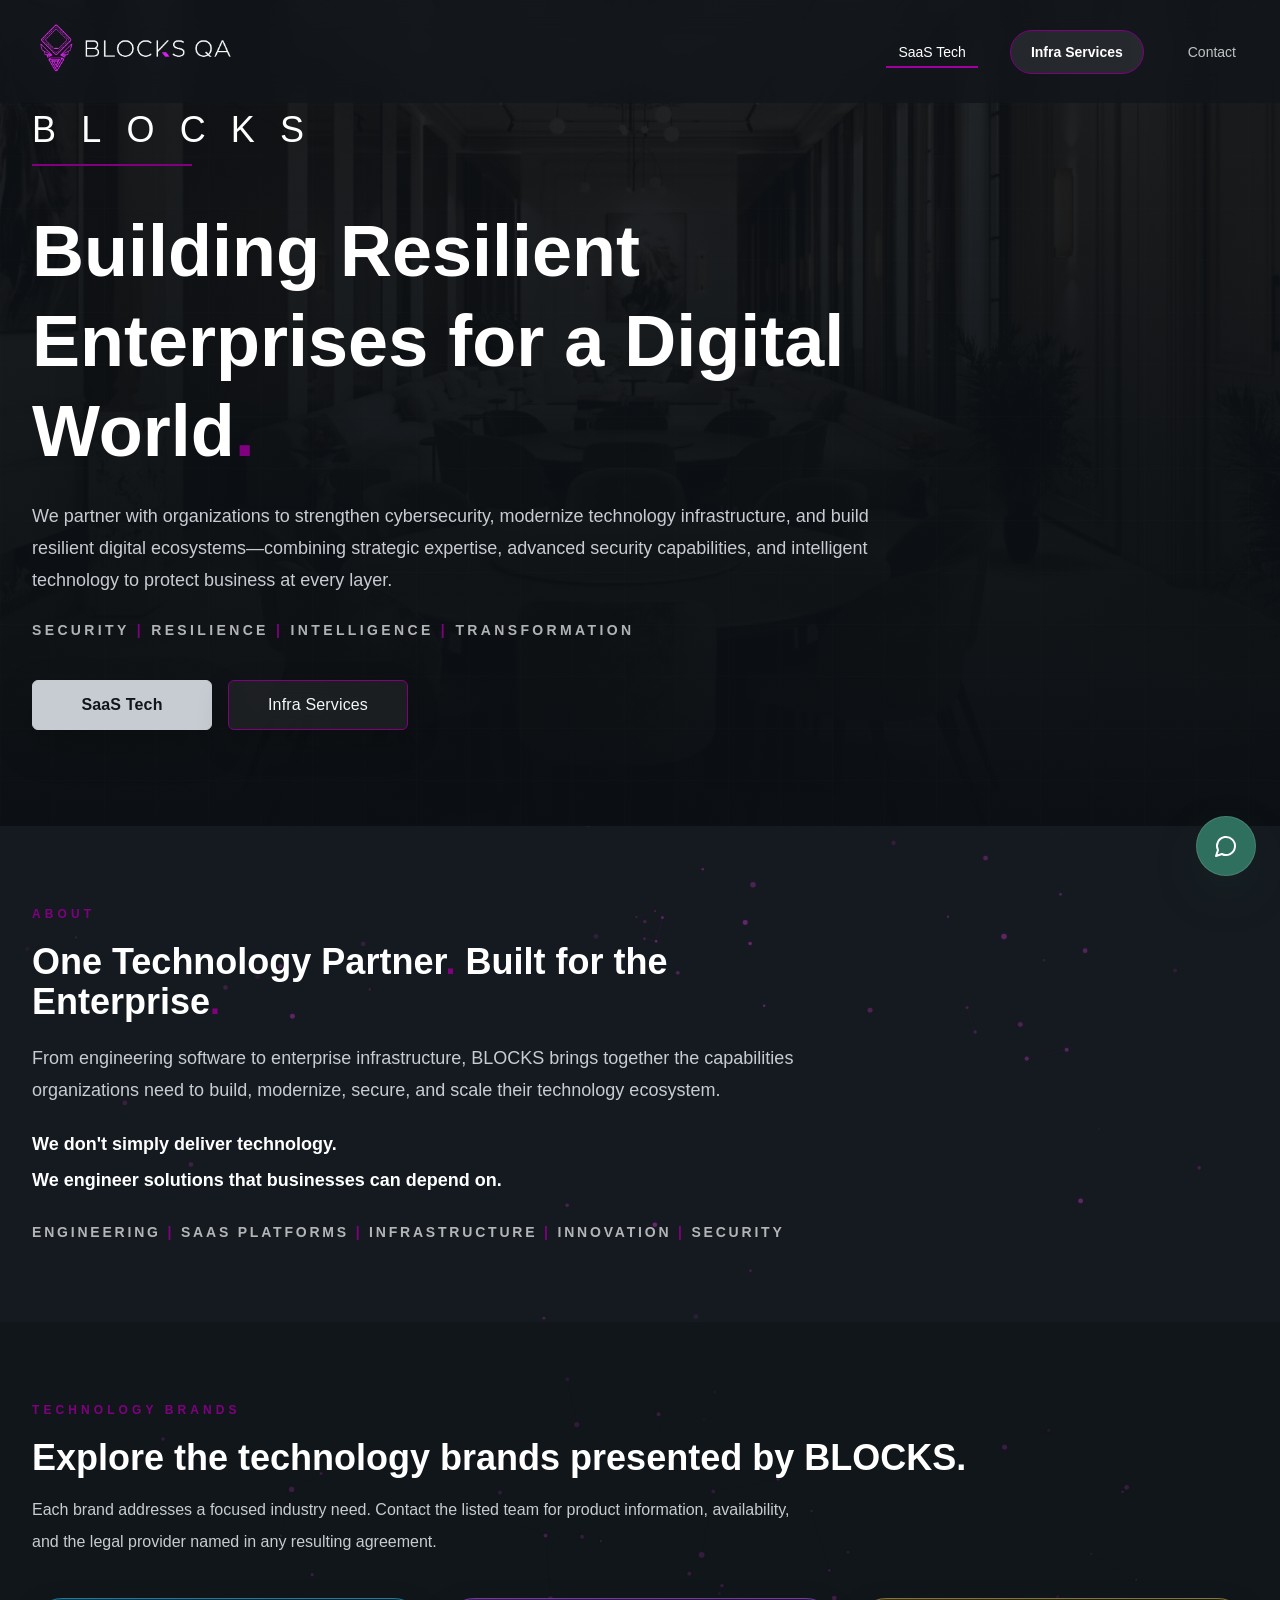
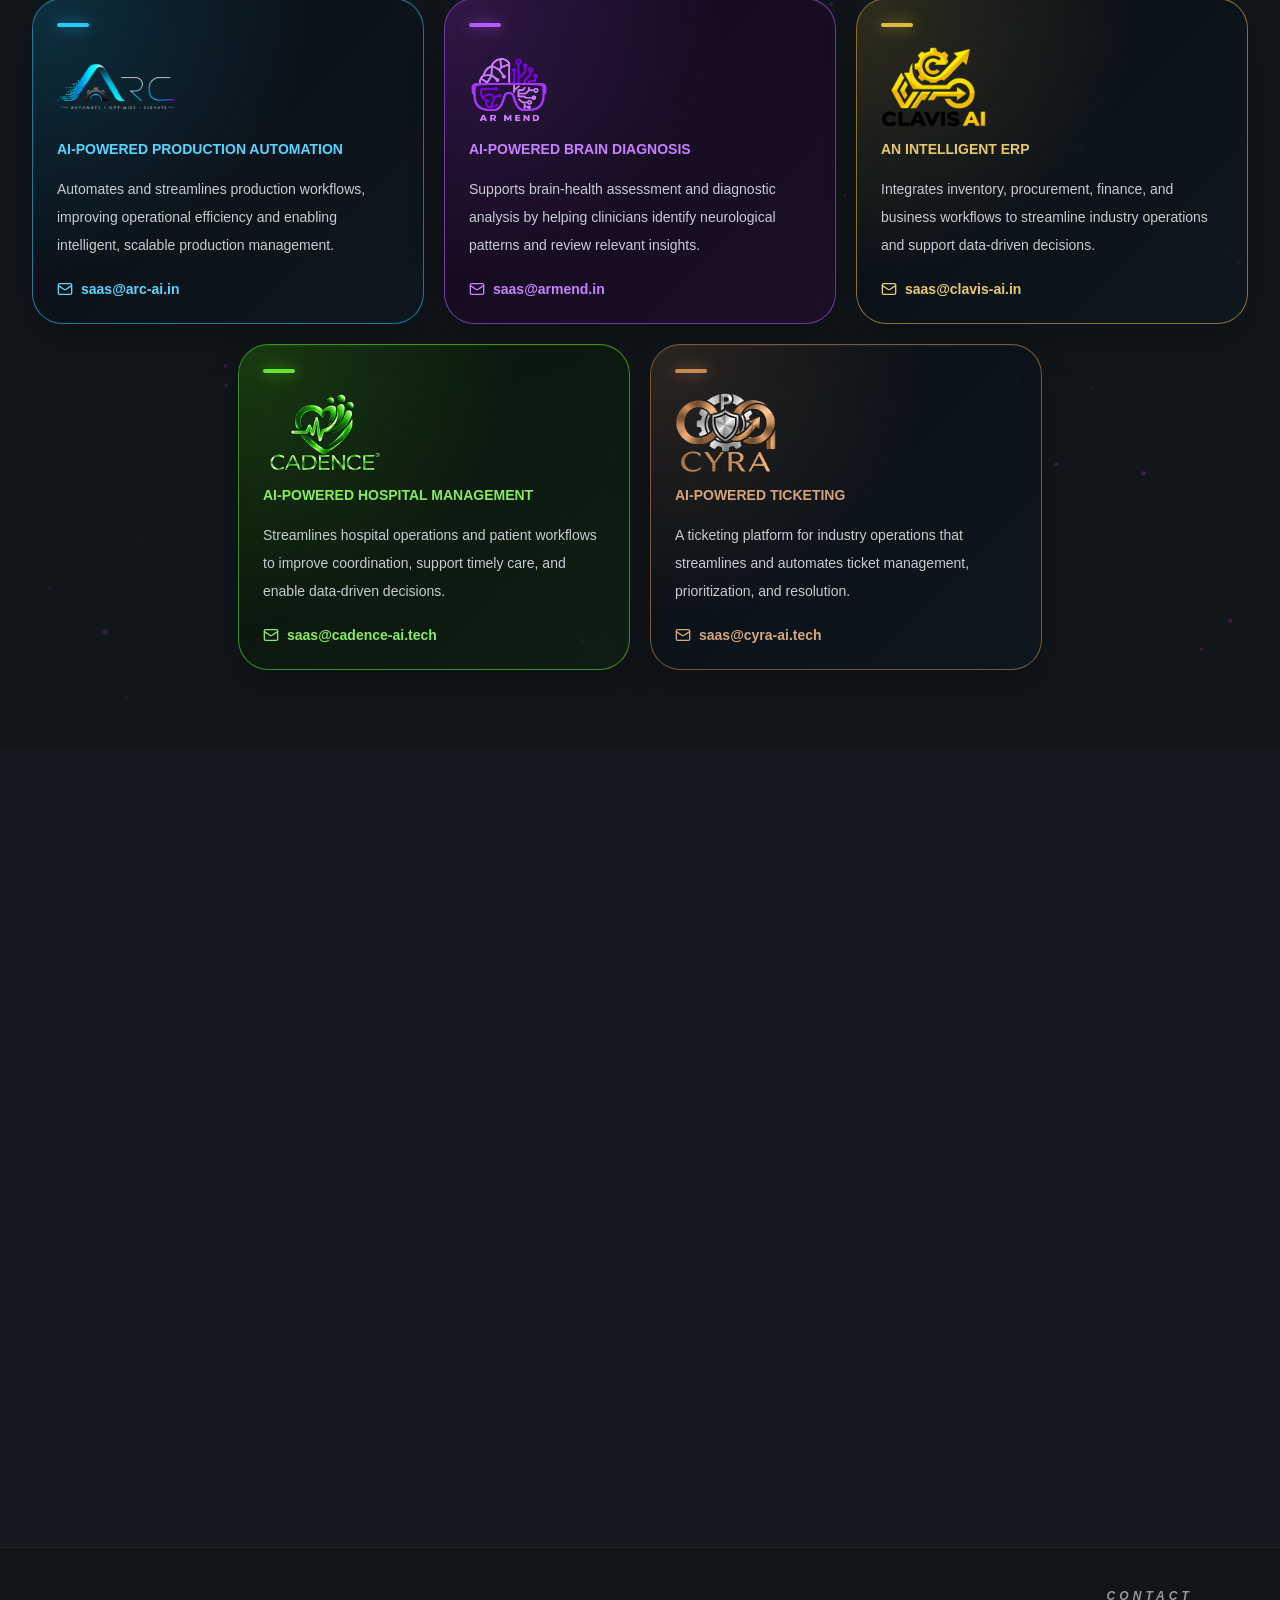
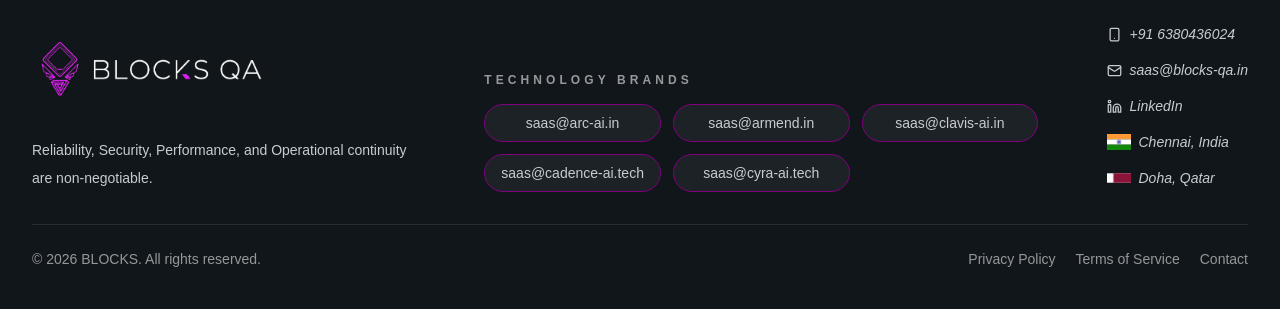
<file: index.html>
<!DOCTYPE html>
<html lang="en" class="__variable_8b3a0b">
    <head>
        <meta charSet="utf-8"/>
        <meta name="viewport" content="width=device-width, initial-scale=1"/>
        <meta name="description" content="BLOCKS helps enterprises build secure, resilient technology through SaaS platforms and infrastructure security services."/>
        <meta property="og:type" content="website"/>
        <meta property="og:title" content="BLOCKS | Secure, Resilient Enterprise Technology"/>
        <meta property="og:description" content="Enterprise SaaS platforms and infrastructure security services from BLOCKS."/>
        <meta property="og:url" content="https://blocks-qa.in/"/>
        <meta property="og:image" content="https://blocks-qa.in/images/social/og-banner.jpg"/>
        <meta property="og:image:secure_url" content="https://blocks-qa.in/images/social/og-banner.jpg"/>
        <meta property="og:image:type" content="image/jpeg"/>
        <meta property="og:image:width" content="1200"/>
        <meta property="og:image:height" content="630"/>
        <meta property="og:image:alt" content="BLOCKS — Secure, Resilient Enterprise Technology"/>
        <meta property="og:site_name" content="BLOCKS"/>
        <meta name="twitter:card" content="summary_large_image"/>
        <meta name="twitter:title" content="BLOCKS | Secure, Resilient Enterprise Technology"/>
        <meta name="twitter:description" content="Enterprise SaaS platforms and infrastructure security services from BLOCKS."/>
        <meta name="twitter:image" content="https://blocks-qa.in/images/social/og-banner.jpg"/>
        <meta name="twitter:image:alt" content="BLOCKS — Secure, Resilient Enterprise Technology"/>
        <link rel="canonical" href="https://blocks-qa.in/"/>
        <link rel="icon" type="image/png" href="images/brand/favicon-blocks-qa.png"/>
        <link rel ="stylesheet" href="style.css">
        <title>BLOCKS | Secure, Resilient Enterprise Technology</title>
        <script type="application/ld+json">
        {
          "@context": "https://schema.org",
          "@graph": [
            {
              "@type": "Organization",
              "@id": "https://blocks-qa.in/#organization",
              "name": "BLOCKS",
              "url": "https://blocks-qa.in/",
              "logo": "https://blocks-qa.in/images/brand/blocks-qa-logo-transparent.png",
              "email": "saas@blocks-qa.in",
              "telephone": "+91-6380436024",
              "location": [
                {
                  "@type": "Place",
                  "name": "Chennai, India",
                  "address": {
                    "@type": "PostalAddress",
                    "addressLocality": "Chennai",
                    "addressCountry": "IN"
                  }
                },
                {
                  "@type": "Place",
                  "name": "Doha, Qatar",
                  "address": {
                    "@type": "PostalAddress",
                    "addressLocality": "Doha",
                    "addressCountry": "QA"
                  }
                }
              ],
              "sameAs": ["https://www.linkedin.com/company/96339757/"]
            },
            {
              "@type": "WebSite",
              "@id": "https://blocks-qa.in/#website",
              "url": "https://blocks-qa.in/",
              "name": "BLOCKS",
              "publisher": {"@id": "https://blocks-qa.in/#organization"},
              "inLanguage": "en"
            }
          ]
        }
        </script>
        <script>document.documentElement.classList.add("js")</script>
    </head>
    <body class="min-w-0">
        <a class="skip-link" href="#main-content">Skip to main content</a>
        <div class="site-loader" role="status" aria-label="Loading BLOCKS">
            <div class="site-loader-mark">
                <span class="site-loader-ring" aria-hidden="true"></span>
                <img src="images/brand/blocks-qa-logo-loader.png" alt="" width="288" height="78" aria-hidden="true">
            </div>
            <span class="site-loader-name">Establishing secure environment</span>
            <span class="site-loader-line" aria-hidden="true"></span>
        </div>
        <!-- Site header and primary navigation -->
        <header class="site-header fixed inset-x-0 top-0 z-50 transition duration-300 bg-[#11161B]/82 backdrop-blur-lg">
            <nav class="mx-auto flex max-w-7xl items-center justify-between gap-6 px-4 py-4 sm:px-6 lg:px-8">
                <a href="./" class="shrink-0" aria-label="BLOCKS home">
                    <span class="brand-lockup">
                        <img src="images/brand/blocks-qa-logo-transparent.png" alt="" width="208" height="64" class="brand-logo brand-logo-header" aria-hidden="true"/>
                    </span>
                </a>
                <div class="hidden min-w-0 flex-1 items-center justify-end gap-8 xl:flex">
                    <ul class="flex items-center gap-2">
                        <li>
                            <a href="#companies" class="nav-route-link px-3 py-2 text-sm font-medium text-white/74 transition-colors hover:text-white" aria-current="page">SaaS Tech</a>
                        </li>
                    </ul>
                    <a href="infra-services.html" class="nav-route-link infra-outline inline-flex min-h-11 items-center justify-center rounded-full border border-white/12 bg-white/8 px-5 py-2.5 text-sm font-semibold text-white transition hover:border-white/24 hover:bg-white/14">Infra Services</a>
                    <a href="contact.html" class="px-3 py-2 text-sm font-medium text-white/74 transition-colors hover:text-white">Contact</a>
                </div>
                <button id="mobile-menu-button" type="button" class="inline-flex items-center justify-center rounded-lg border border-white/10 bg-white/6 p-2 text-white transition hover:bg-white/12 xl:hidden" aria-expanded="false" aria-controls="mobile-menu" aria-label="Open menu">
                    <svg xmlns="http://www.w3.org/2000/svg" width="24" height="24" viewBox="0 0 24 24" fill="none" stroke="currentColor" stroke-width="2" stroke-linecap="round" stroke-linejoin="round" class="lucide lucide-menu h-6 w-6">
                        <line x1="4" x2="20" y1="12" y2="12"></line>
                        <line x1="4" x2="20" y1="6" y2="6"></line>
                        <line x1="4" x2="20" y1="18" y2="18"></line>
                    </svg>
                </button>
            </nav>
        </header>
        <!-- Mobile navigation backdrop -->
        <div id="mobile-menu-overlay" class="mobile-menu-overlay fixed inset-0 z-[55] bg-black/55 xl:hidden" aria-hidden="true"></div>

        <!-- Mobile navigation drawer -->
        <aside id="mobile-menu" class="mobile-menu-panel fixed right-0 top-0 z-[60] h-full w-full max-w-sm overflow-y-auto bg-[#11161B] px-6 pb-8 pt-6 text-white shadow-2xl xl:hidden" aria-hidden="true" aria-label="Mobile navigation">
            <div class="flex items-center justify-between border-b border-white/10 pb-5">
                <a href="./" class="brand-lockup" aria-label="BLOCKS home">
                    <img src="images/brand/blocks-qa-logo-transparent.png" alt="" width="208" height="64" class="brand-logo brand-logo-drawer" aria-hidden="true"/>
                </a>
                <button id="mobile-menu-close" type="button" class="inline-flex items-center justify-center rounded-lg border border-white/10 p-2 text-white transition hover:bg-white/10" aria-label="Close menu">
                    <svg xmlns="http://www.w3.org/2000/svg" width="24" height="24" viewBox="0 0 24 24" fill="none" stroke="currentColor" stroke-width="2" stroke-linecap="round" aria-hidden="true">
                        <path d="M18 6 6 18"></path>
                        <path d="m6 6 12 12"></path>
                    </svg>
                </button>
            </div>
            <div class="mt-8 rounded-2xl border border-white/10 bg-white/5 p-6">
                <p class="text-xs font-semibold uppercase tracking-[0.34em] text-white/60">Navigation</p>
                <nav class="mt-5 grid gap-3" aria-label="Mobile primary navigation">
                    <a href="./" class="rounded-2xl border border-white/10 px-5 py-4 text-base font-semibold text-white transition hover:border-white/18 hover:bg-white/10">Home</a>
                    <a href="#companies" class="nav-route-link rounded-2xl border border-white/10 px-5 py-4 text-base font-semibold text-white transition hover:border-white/18 hover:bg-white/10" aria-current="page">SaaS Tech</a>
                    <a href="infra-services.html" class="nav-route-link infra-outline rounded-2xl border border-white/10 px-5 py-4 text-base font-semibold text-white transition hover:border-white/18 hover:bg-white/10">Infra Services</a>
                    <a href="contact.html" class="rounded-2xl border border-white/10 px-5 py-4 text-base font-semibold text-white transition hover:border-white/18 hover:bg-white/10">Contact</a>
                </nav>
            </div>
            <div class="mt-6 rounded-2xl border border-white/10 bg-white/5 p-6">
                <p class="text-xs font-semibold uppercase tracking-[0.34em] text-white/60">Technology Brands</p>
                <div class="mt-5 grid gap-3">
                    <a href="#companies" class="rounded-2xl border border-white/10 px-5 py-4 font-semibold text-white transition hover:border-white/18 hover:bg-white/10">ARC</a>
                    <a href="#companies" class="rounded-2xl border border-white/10 px-5 py-4 font-semibold text-white transition hover:border-white/18 hover:bg-white/10">AR Mend</a>
                    <a href="#companies" class="rounded-2xl border border-white/10 px-5 py-4 font-semibold text-white transition hover:border-white/18 hover:bg-white/10">Clavis AI</a>
                    <a href="#companies" class="rounded-2xl border border-white/10 px-5 py-4 font-semibold text-white transition hover:border-white/18 hover:bg-white/10">Cadence</a>
                    <a href="#companies" class="rounded-2xl border border-white/10 px-5 py-4 font-semibold text-white transition hover:border-white/18 hover:bg-white/10">Cyra</a>
                </div>
            </div>
        </aside>

        <!-- Main page content -->
        <main id="main-content" class="min-h-screen">
            <!-- Hero section -->
            <section class="site-hero relative overflow-hidden bg-[#11161B] pb-20 pt-24 sm:pb-24">
                <img alt="Premium architectural interior representing BLOCKS" width="1066" height="1600" fetchpriority="high" decoding="async" class="hero-background object-cover opacity-28" style="position:absolute;height:100%;width:100%;left:0;top:0;right:0;bottom:0;color:transparent" src="./images/hero/hero-01.webp"/>
                <div class="absolute inset-0 bg-[linear-gradient(180deg,rgba(11,15,19,0.62),rgba(11,15,19,0.84)_55%,rgba(11,15,19,0.98))]"></div>
                <div class="absolute inset-0 opacity-[0.08]" style="background-image:linear-gradient(rgba(255,255,255,0.1) 1px, transparent 1px), linear-gradient(90deg, rgba(255,255,255,0.1) 1px, transparent 1px);background-size:52px 52px" aria-hidden="true"></div>
                <div class="mx-auto max-w-7xl px-4 sm:px-6 lg:px-8 relative z-10">
                    <div class="max-w-5xl">
                        <div class="flex flex-col gap-5">
                            <div>
                                <div class="hero-brand-word font-heading font-light uppercase leading-none text-3xl sm:text-4xl lg:text-5xl tracking-[0.7em] text-white">BLOCKS</div>
                                <div class="hero-brand-line accent-purple-bg mt-4 h-0.5" aria-hidden="true"></div>
                            </div>
                        </div>
                        <h1 class="font-heading mt-10 max-w-4xl text-4xl font-semibold leading-tight text-white sm:text-5xl lg:text-7xl">Building Resilient Enterprises for a Digital World<span class="accent-purple">.</span></h1>
                        <p class="mt-6 max-w-4xl text-base leading-8 text-[#E8E6E1] sm:text-lg">We partner with organizations to strengthen cybersecurity, modernize technology infrastructure, and build resilient digital ecosystems—combining strategic expertise, advanced security capabilities, and intelligent technology to protect business at every layer.</p>
                        <p class="mt-6 text-xs font-semibold uppercase tracking-[0.24em] text-white/68 sm:text-sm">Security <span class="accent-purple" aria-hidden="true">|</span> Resilience <span class="accent-purple" aria-hidden="true">|</span> Intelligence <span class="accent-purple" aria-hidden="true">|</span> Transformation</p>
                        <div class="mt-10 flex flex-col gap-4 sm:flex-row">
                            <a class="inline-flex min-h-11 cursor-pointer items-center justify-center gap-2 whitespace-normal text-center tracking-[0.01em] transition-[background-color,border-color,color,box-shadow,transform] duration-200 focus-visible:outline-none focus-visible:ring-2 focus-visible:ring-gold focus-visible:ring-offset-2 focus-visible:ring-offset-warm-white border border-[#D1BE98] bg-[#D1BE98] text-[#11161B] font-semibold shadow-[0_16px_40px_rgba(0,0,0,0.18)] hover:border-[#C3AE84] hover:bg-[#C3AE84] active:border-[#B59F74] active:bg-[#B59F74] rounded-md px-8 py-3 text-base min-w-[180px]" href="./#companies">SaaS Tech</a>
                            <a class="infra-outline inline-flex min-h-11 cursor-pointer items-center justify-center gap-2 whitespace-normal text-center tracking-[0.01em] transition-[background-color,border-color,color,box-shadow,transform] duration-200 focus-visible:outline-none focus-visible:ring-2 focus-visible:ring-gold focus-visible:ring-offset-2 focus-visible:ring-offset-warm-white border border-white/18 bg-white/6 text-warm-white shadow-[0_14px_34px_rgba(0,0,0,0.16)] backdrop-blur-sm hover:border-white/36 hover:bg-white/12 active:bg-white/16 rounded-md px-8 py-3 text-base min-w-[180px]" href="infra-services.html">Infra Services</a>
                        </div>
                    </div>
                </div>
            </section>

            <!-- About section -->
            <section class="constellation-section bg-[#151A20] py-16 md:py-20">
                <div class="constellation-bg" aria-hidden="true">
                    <canvas class="constellation-canvas" data-constellation="about"></canvas>
                </div>
                <div class="relative z-10 mx-auto max-w-7xl px-4 sm:px-6 lg:px-8">
                    <div class="max-w-3xl">
                        <p class="accent-purple text-xs font-semibold uppercase tracking-[0.34em]">About</p>
                        <h2 class="font-heading mt-5 text-3xl font-semibold text-white sm:text-4xl">One Technology Partner<span class="accent-purple">.</span> Built for the Enterprise<span class="accent-purple">.</span></h2>
                        <p class="mt-5 text-base leading-8 text-[#E8E6E1] sm:text-lg">From engineering software to enterprise infrastructure, BLOCKS brings together the capabilities organizations need to build, modernize, secure, and scale their technology ecosystem.</p>
                        <p class="mt-6 text-lg font-semibold text-white sm:text-xl">We don't simply deliver technology.</p>
                        <p class="mt-2 text-lg font-semibold text-white sm:text-xl">We engineer solutions that businesses can depend on.</p>
                        <p class="mt-7 text-xs font-semibold uppercase tracking-[0.2em] text-white/68 sm:text-sm">Engineering <span class="accent-purple" aria-hidden="true">|</span> SaaS Platforms <span class="accent-purple" aria-hidden="true">|</span> Infrastructure <span class="accent-purple" aria-hidden="true">|</span> Innovation <span class="accent-purple" aria-hidden="true">|</span> Security</p>
                    </div>
                </div>
            </section>

            <!-- Companies section -->
            <section id="companies" class="constellation-section bg-[#11161B] py-16 md:py-20">
                <div class="constellation-bg" aria-hidden="true">
                    <canvas class="constellation-canvas" data-constellation="companies"></canvas>
                </div>
                <div class="relative z-10 mx-auto max-w-7xl px-4 sm:px-6 lg:px-8">
                    <div>
                        <p class="accent-purple text-xs font-semibold uppercase tracking-[0.34em]">Technology Brands</p>
                        <h2 class="font-heading mt-5 text-3xl font-semibold text-white sm:text-4xl">Explore the technology brands presented by BLOCKS.</h2>
                        <p class="mt-4 max-w-3xl text-base leading-8 text-[#E8E6E1]">Each brand addresses a focused industry need. Contact the listed team for product information, availability, and the legal provider named in any resulting agreement.</p>
                    </div>
                    <div class="company-grid mt-10 grid gap-5 md:grid-cols-2 lg:grid-cols-3">
                        <div class="company-card rounded-[1.9rem] border border-white/10 bg-white/[0.04] p-6 text-white">
                            <div class="accent-purple-bg h-0.5 w-12" aria-hidden="true"></div>
                            <h3 class="company-card-logo"><a href="https://arc-ai.in" target="_blank" rel="noopener noreferrer" aria-label="Visit ARC"><img src="images/brand/arc-logo.png" alt="ARC"></a></h3>
                            <p class="mt-3 text-sm font-semibold uppercase tracking-[0.16em] text-white/60">AI-Powered Production Automation</p>
                            <p class="mt-4 text-sm leading-7 text-[#E8E6E1]">Automates and streamlines production workflows, improving operational efficiency and enabling intelligent, scalable production management.</p>
                            <a href="mailto:saas@arc-ai.in?subject=ARC%20product%20inquiry" class="company-email mt-5 inline-flex items-center gap-2 text-sm font-semibold transition"><svg class="company-email-icon" xmlns="http://www.w3.org/2000/svg" width="16" height="16" viewBox="0 0 24 24" fill="none" stroke="currentColor" stroke-width="2" stroke-linecap="round" stroke-linejoin="round" aria-hidden="true"><rect width="20" height="16" x="2" y="4" rx="2"></rect><path d="m22 7-8.97 5.7a1.94 1.94 0 0 1-2.06 0L2 7"></path></svg>saas@arc-ai.in</a>
                        </div>
                        <div class="company-card rounded-[1.9rem] border border-white/10 bg-white/[0.04] p-6 text-white">
                            <div class="accent-purple-bg h-0.5 w-12" aria-hidden="true"></div>
                            <h3 class="company-card-logo"><img src="images/brand/ar-mend-logo-transparent.png" alt="AR Mend" width="1254" height="1254"></h3>
                            <p class="mt-3 text-sm font-semibold uppercase tracking-[0.16em] text-white/60">AI-Powered Brain Diagnosis</p>
                            <p class="mt-4 text-sm leading-7 text-[#E8E6E1]">Supports brain-health assessment and diagnostic analysis by helping clinicians identify neurological patterns and review relevant insights.</p>
                            <a href="mailto:saas@ar-mend.in?subject=AR%20Mend%20product%20inquiry" class="company-email mt-5 inline-flex items-center gap-2 text-sm font-semibold transition"><svg class="company-email-icon" xmlns="http://www.w3.org/2000/svg" width="16" height="16" viewBox="0 0 24 24" fill="none" stroke="currentColor" stroke-width="2" stroke-linecap="round" stroke-linejoin="round" aria-hidden="true"><rect width="20" height="16" x="2" y="4" rx="2"></rect><path d="m22 7-8.97 5.7a1.94 1.94 0 0 1-2.06 0L2 7"></path></svg>saas@armend.in</a>
                        </div>
                        <div class="company-card rounded-[1.9rem] border border-white/10 bg-white/[0.04] p-6 text-white">
                            <div class="accent-purple-bg h-0.5 w-12" aria-hidden="true"></div>
                            <h3 class="company-card-logo"><img src="images/brand/clavis-ai-logo.png" alt="Clavis AI"></h3>
                            <p class="mt-3 text-sm font-semibold uppercase tracking-[0.16em] text-white/60">An Intelligent ERP</p>
                            <p class="mt-4 text-sm leading-7 text-[#E8E6E1]">Integrates inventory, procurement, finance, and business workflows to streamline industry operations and support data-driven decisions.</p>
                            <a href="mailto:saas@clavis-ai.in?subject=Clavis%20AI%20product%20inquiry" class="company-email mt-5 inline-flex items-center gap-2 text-sm font-semibold transition"><svg class="company-email-icon" xmlns="http://www.w3.org/2000/svg" width="16" height="16" viewBox="0 0 24 24" fill="none" stroke="currentColor" stroke-width="2" stroke-linecap="round" stroke-linejoin="round" aria-hidden="true"><rect width="20" height="16" x="2" y="4" rx="2"></rect><path d="m22 7-8.97 5.7a1.94 1.94 0 0 1-2.06 0L2 7"></path></svg>saas@clavis-ai.in</a>
                        </div>
                        <div class="company-card rounded-[1.9rem] border border-white/10 bg-white/[0.04] p-6 text-white">
                            <div class="accent-purple-bg h-0.5 w-12" aria-hidden="true"></div>
                            <h3 class="company-card-logo"><img src="images/brand/cadence-logo-transparent.png" alt="Cadence" width="1536" height="1024"></h3>
                            <p class="mt-3 text-sm font-semibold uppercase tracking-[0.16em] text-white/60">AI-Powered Hospital Management</p>
                            <p class="mt-4 text-sm leading-7 text-[#E8E6E1]">Streamlines hospital operations and patient workflows to improve coordination, support timely care, and enable data-driven decisions.</p>
                            <a href="mailto:saas@cadence-ai.tech?subject=Cadence%20product%20inquiry" class="company-email mt-5 inline-flex items-center gap-2 text-sm font-semibold transition"><svg class="company-email-icon" xmlns="http://www.w3.org/2000/svg" width="16" height="16" viewBox="0 0 24 24" fill="none" stroke="currentColor" stroke-width="2" stroke-linecap="round" stroke-linejoin="round" aria-hidden="true"><rect width="20" height="16" x="2" y="4" rx="2"></rect><path d="m22 7-8.97 5.7a1.94 1.94 0 0 1-2.06 0L2 7"></path></svg>saas@cadence-ai.tech</a>
                        </div>
                        <div class="company-card rounded-[1.9rem] border border-white/10 bg-white/[0.04] p-6 text-white">
                            <div class="accent-purple-bg h-0.5 w-12" aria-hidden="true"></div>
                            <h3 class="company-card-logo"><img src="images/brand/cyra-logo.png" alt="CYRA"></h3>
                            <p class="mt-3 text-sm font-semibold uppercase tracking-[0.16em] text-white/60">AI-Powered Ticketing</p>
                            <p class="mt-4 text-sm leading-7 text-[#E8E6E1]">A ticketing platform for industry operations that streamlines and automates ticket management, prioritization, and resolution.</p>
                            <a href="mailto:saas@cyra-ai.tech?subject=Cyra%20product%20inquiry" class="company-email mt-5 inline-flex items-center gap-2 text-sm font-semibold transition"><svg class="company-email-icon" xmlns="http://www.w3.org/2000/svg" width="16" height="16" viewBox="0 0 24 24" fill="none" stroke="currentColor" stroke-width="2" stroke-linecap="round" stroke-linejoin="round" aria-hidden="true"><rect width="20" height="16" x="2" y="4" rx="2"></rect><path d="m22 7-8.97 5.7a1.94 1.94 0 0 1-2.06 0L2 7"></path></svg>saas@cyra-ai.tech</a>
                        </div>
                    </div>
                </div>
            </section>

            <!-- Infra Services preview -->
            <section id="infra-services" class="bg-[#151A20] py-16 md:py-20">
                <a href="infra-services.html" class="infra-section-link block" aria-label="Open the Infra Services page">
                    <div class="mx-auto max-w-7xl px-4 sm:px-6 lg:px-8">
                    <div class="overflow-hidden rounded-[2.2rem] border border-white/10 bg-[linear-gradient(135deg,rgba(255,255,255,0.07),rgba(255,255,255,0.03))] p-8 text-white shadow-[0_28px_90px_rgba(0,0,0,0.18)] backdrop-blur-sm sm:p-10 lg:p-12">
                        <h2 class="font-heading text-3xl font-semibold text-white sm:text-4xl">Enterprise Infrastructure and Security Services</h2>
                        <p class="mt-4 max-w-3xl text-base leading-8 text-[#E8E6E1]">Plan, secure, automate, and modernize critical technology with practical guidance aligned to business risk and operational continuity.</p>
                        <div class="mt-8 grid gap-4 sm:grid-cols-2">
                            <article class="contact-service-card rounded-[1.6rem] border border-white/10 bg-black/18 p-6">
                                <div class="accent-purple-bg h-0.5 w-10" aria-hidden="true"></div>
                                <h3 class="mt-5 text-xl font-semibold text-white">IT Consulting</h3>
                                <p class="mt-4 text-sm leading-7 text-[#E8E6E1]">Enterprise IT consulting for technology roadmaps, infrastructure architecture reviews, vendor selection, cloud planning, and scalable solution design.</p>
                            </article>
                            <article class="contact-service-card rounded-[1.6rem] border border-white/10 bg-black/18 p-6">
                                <div class="accent-purple-bg h-0.5 w-10" aria-hidden="true"></div>
                                <h3 class="mt-5 text-xl font-semibold text-white">Cybersecurity</h3>
                                <p class="mt-4 text-sm leading-7 text-[#E8E6E1]">Infrastructure security services covering vulnerability assessment, penetration testing, cloud security, configuration review, and actionable remediation priorities.</p>
                            </article>
                            <article class="contact-service-card rounded-[1.6rem] border border-white/10 bg-black/18 p-6">
                                <div class="accent-purple-bg h-0.5 w-10" aria-hidden="true"></div>
                                <h3 class="mt-5 text-xl font-semibold text-white">AI - Automation</h3>
                                <p class="mt-4 text-sm leading-7 text-[#E8E6E1]">Enterprise AI strategy and workflow automation designed around measurable use cases, reliable operations, responsible governance, and integration needs.</p>
                            </article>
                            <article class="contact-service-card rounded-[1.6rem] border border-white/10 bg-black/18 p-6">
                                <div class="accent-purple-bg h-0.5 w-10" aria-hidden="true"></div>
                                <h3 class="mt-5 text-xl font-semibold text-white">Advisory</h3>
                                <p class="mt-4 text-sm leading-7 text-[#E8E6E1]">Technology advisory for software, cloud infrastructure, cybersecurity, and digital transformation that connects executive priorities with practical delivery.</p>
                            </article>
                        </div>
                    </div>
                    </div>
                </a>
            </section>
        </main>

        <!-- Site footer -->
        <footer class="border-t border-white/8 bg-[#11161B] text-white">
            <div class="mx-auto max-w-7xl px-4 py-10 sm:px-6 lg:px-8">
                <div class="flex flex-col gap-8 lg:flex-row lg:items-end lg:justify-between">
                    <div class="max-w-sm">
                        <a href="./" class="brand-lockup" aria-label="BLOCKS home">
                            <img src="images/brand/blocks-qa-logo-transparent.png" alt="" width="240" height="88" class="brand-logo brand-logo-footer" aria-hidden="true"/>
                        </a>
                        <p class="mt-4 text-sm leading-7 text-[#E8E6E1]">Reliability, Security, Performance, and Operational continuity are non-negotiable.</p>
                    </div>
                    <div>
                        <p class="text-xs font-semibold uppercase tracking-[0.34em] text-white/56">Technology Brands</p>
                        <div class="footer-brand-grid mt-4 grid gap-3">
                            <a href="mailto:saas@arc-ai.in" class="footer-email-purple rounded-full border border-white/10 bg-white/5 px-4 py-2 text-sm text-[#E8E6E1] transition hover:border-white/18 hover:bg-white/10 hover:text-white">saas@arc-ai.in</a>
                            <a href="mailto:saas@ar-mend.in" class="footer-email-purple rounded-full border border-white/10 bg-white/5 px-4 py-2 text-sm text-[#E8E6E1] transition hover:border-white/18 hover:bg-white/10 hover:text-white">saas@armend.in</a>
                            <a href="mailto:saas@clavis-ai.in" class="footer-email-purple rounded-full border border-white/10 bg-white/5 px-4 py-2 text-sm text-[#E8E6E1] transition hover:border-white/18 hover:bg-white/10 hover:text-white">saas@clavis-ai.in</a>
                            <a href="mailto:saas@cadence-ai.tech" class="footer-email-purple rounded-full border border-white/10 bg-white/5 px-4 py-2 text-sm text-[#E8E6E1] transition hover:border-white/18 hover:bg-white/10 hover:text-white">saas@cadence-ai.tech</a>
                            <a href="mailto:saas@cyra-ai.tech" class="footer-email-purple rounded-full border border-white/10 bg-white/5 px-4 py-2 text-sm text-[#E8E6E1] transition hover:border-white/18 hover:bg-white/10 hover:text-white">saas@cyra-ai.tech</a>
                        </div>
                    </div>
                    <address class="not-italic">
                        <p class="text-xs font-semibold uppercase tracking-[0.34em] text-white/56">Contact</p>
                        <div class="mt-4 space-y-2 text-sm leading-7 text-[#E8E6E1]">
                            <a href="tel:+916380436024" class="flex items-center gap-2 transition hover:text-white"><svg xmlns="http://www.w3.org/2000/svg" width="15" height="15" viewBox="0 0 24 24" fill="none" stroke="currentColor" stroke-width="2" stroke-linecap="round" stroke-linejoin="round" aria-hidden="true"><rect width="14" height="20" x="5" y="2" rx="2" ry="2"></rect><path d="M12 18h.01"></path></svg><span>+91 6380436024</span></a>
                            <a href="mailto:saas@blocks-qa.in" class="flex items-center gap-2 transition hover:text-white"><svg xmlns="http://www.w3.org/2000/svg" width="15" height="15" viewBox="0 0 24 24" fill="none" stroke="currentColor" stroke-width="2" stroke-linecap="round" stroke-linejoin="round" aria-hidden="true"><rect width="20" height="16" x="2" y="4" rx="2"></rect><path d="m22 7-8.97 5.7a1.94 1.94 0 0 1-2.06 0L2 7"></path></svg><span>saas@blocks-qa.in</span></a>
                            <a href="https://www.linkedin.com/company/96339757/" target="_blank" rel="noopener noreferrer" class="flex items-center gap-2 transition hover:text-white"><svg xmlns="http://www.w3.org/2000/svg" width="15" height="15" viewBox="0 0 24 24" fill="none" stroke="currentColor" stroke-width="2" stroke-linecap="round" stroke-linejoin="round" aria-hidden="true"><path d="M16 8a6 6 0 0 1 6 6v7h-4v-7a2 2 0 0 0-4 0v7h-4v-7a6 6 0 0 1 6-6z"></path><rect width="4" height="12" x="2" y="9"></rect><circle cx="4" cy="4" r="2"></circle></svg><span>LinkedIn</span></a>
                            <span class="flex items-center gap-2"><img src="images/flags/india.svg" alt="India flag" width="24" height="16" class="h-4 w-6 shrink-0 rounded-[1px]"><span>Chennai, India</span></span>
                            <span class="flex items-center gap-2"><img src="images/flags/qatar.svg" alt="Qatar flag" width="24" height="16" class="h-4 w-6 shrink-0 rounded-[1px]"><span>Doha, Qatar</span></span>
                        </div>
                    </address>
                </div>
                <div class="mt-8 flex flex-col gap-3 border-t border-white/10 pt-6 text-sm text-white/55 sm:flex-row sm:items-center sm:justify-between">
                    <p>© 
                    <!-- -->
                    2026
                    <!-- -->
                    BLOCKS. All rights reserved.</p>
                    <div class="flex gap-5">
                        <a href="privacy-policy.html" class="transition hover:text-white">Privacy Policy</a>
                        <a href="terms-of-service.html" class="transition hover:text-white">Terms of Service</a>
                        <a href="contact.html" class="transition hover:text-white">Contact</a>
                    </div>
                </div>
            </div>
        </footer>

        <!-- Floating WhatsApp action -->
        <a href="https://wa.me/916380436024" class="floating-whatsapp animate-whatsapp-pulse" target="_blank" rel="noopener noreferrer" aria-label="Contact us on WhatsApp">
            <svg xmlns="http://www.w3.org/2000/svg" width="24" height="24" viewBox="0 0 24 24" fill="none" stroke="currentColor" stroke-width="2" stroke-linecap="round" stroke-linejoin="round" aria-hidden="true">
                <path d="M7.9 20A9 9 0 1 0 4 16.1L2 22Z"></path>
            </svg>
        </a>

        <!-- Mobile menu interaction -->
        <script>
            const mobileMenuButton = document.getElementById("mobile-menu-button");
            const mobileMenuClose = document.getElementById("mobile-menu-close");
            const mobileMenu = document.getElementById("mobile-menu");
            const mobileMenuOverlay = document.getElementById("mobile-menu-overlay");

            function setMobileMenu(open) {
                mobileMenu.classList.toggle("is-open", open);
                mobileMenuOverlay.classList.toggle("is-open", open);
                document.body.classList.toggle("menu-open", open);
                mobileMenuButton.setAttribute("aria-expanded", String(open));
                mobileMenuButton.setAttribute("aria-label", open ? "Close menu" : "Open menu");
                mobileMenu.setAttribute("aria-hidden", String(!open));

                if (open) {
                    mobileMenuClose.focus();
                } else if (document.activeElement === mobileMenuClose) {
                    mobileMenuButton.focus();
                }
            }

            mobileMenuButton.addEventListener("click", () => {
                setMobileMenu(mobileMenuButton.getAttribute("aria-expanded") !== "true");
            });
            mobileMenuClose.addEventListener("click", () => setMobileMenu(false));
            mobileMenuOverlay.addEventListener("click", () => setMobileMenu(false));
            mobileMenu.querySelectorAll("a").forEach((link) => {
                link.addEventListener("click", () => setMobileMenu(false));
            });
            document.addEventListener("keydown", (event) => {
                if (event.key === "Escape" && mobileMenuButton.getAttribute("aria-expanded") === "true") {
                    setMobileMenu(false);
                }
            });
            window.addEventListener("resize", () => {
                if (window.innerWidth >= 1280) setMobileMenu(false);
            });
        </script>
        <script>
            class ConstellationNetwork {
                constructor(canvas) {
                    this.canvas = canvas;
                    this.section = canvas.closest(".constellation-section");
                    this.context = canvas.getContext("2d", { alpha: true });
                    this.variant = canvas.dataset.constellation;
                    this.clusters = [];
                    this.pointer = { x: 0, y: 0, active: false };
                    this.visible = true;
                    this.frame = 0;
                    this.finePointer = matchMedia("(pointer:fine)").matches;
                    this.reducedMotion = matchMedia("(prefers-reduced-motion:reduce)").matches;

                    this.resizeObserver = new ResizeObserver(() => this.resize());
                    this.resizeObserver.observe(this.section);

                    this.intersectionObserver = new IntersectionObserver(([entry]) => {
                        this.visible = entry.isIntersecting;
                        if (this.visible && !this.frame) this.animate(performance.now());
                    }, { rootMargin: "100px" });
                    this.intersectionObserver.observe(this.section);

                    if (this.finePointer && !this.reducedMotion) {
                        this.section.addEventListener("pointermove", (event) => this.updatePointer(event), { passive: true });
                        this.section.addEventListener("pointerleave", () => { this.pointer.active = false; }, { passive: true });
                    }

                    this.resize();
                }

                resize() {
                    const bounds = this.section.getBoundingClientRect();
                    this.width = Math.max(1, bounds.width);
                    this.height = Math.max(1, bounds.height);
                    this.dpr = Math.min(window.devicePixelRatio || 1, 2);
                    this.canvas.width = Math.round(this.width * this.dpr);
                    this.canvas.height = Math.round(this.height * this.dpr);
                    this.canvas.style.width = `${this.width}px`;
                    this.canvas.style.height = `${this.height}px`;
                    this.context.setTransform(this.dpr, 0, 0, this.dpr, 0, 0);
                    this.buildClusters();
                    this.draw(performance.now());
                }

                buildClusters() {
                    const mobile = this.width < 640;
                    const clusterCount = this.variant === "companies" ? (mobile ? 12 : 28) : (mobile ? 7 : 16);
                    const now = performance.now();
                    this.clusters = Array.from({ length: clusterCount }, (_, clusterIndex) => {
                        const centerX = (.03 + Math.random() * .94) * this.width;
                        const centerY = (.08 + Math.random() * .84) * this.height;
                        const radius = mobile ? 22 + Math.random() * 28 : 28 + Math.random() * 42;
                        const particleCount = 3 + Math.floor(Math.random() * 5);
                        const cluster = Array.from({ length: particleCount }, (_, index) => {
                            const angle = (index / particleCount) * Math.PI * 2 + Math.random() * .7;
                            const distance = radius * (.28 + Math.random() * .72);
                            const particle = {
                                centerX,
                                centerY,
                                radius,
                                baseX: centerX + Math.cos(angle) * distance,
                                baseY: centerY + Math.sin(angle) * distance,
                                x: centerX + Math.cos(angle) * distance,
                                y: centerY + Math.sin(angle) * distance,
                                offsetX: 0,
                                offsetY: 0,
                                opacity: 0,
                                clusterIndex
                            };
                            this.resetParticle(particle, now, true);
                            return particle;
                        });
                        return cluster;
                    });
                }

                resetParticle(particle, time, initial = false) {
                    const angle = Math.random() * Math.PI * 2;
                    const distance = particle.radius * (.22 + Math.random() * .82);
                    particle.baseX = particle.centerX + Math.cos(angle) * distance;
                    particle.baseY = particle.centerY + Math.sin(angle) * distance;
                    particle.x = particle.baseX;
                    particle.y = particle.baseY;
                    particle.offsetX = 0;
                    particle.offsetY = 0;
                    particle.opacity = 0;
                    const opacityScale = this.variant === "companies" ? .62 : 1;
                    particle.maxOpacity = (.18 + Math.random() * .24) * opacityScale;
                    particle.size = Math.random() < .08 ? 2.5 + Math.random() * .5 : 1 + Math.random() * 1.5;
                    particle.fadeInDuration = 1000 + Math.random() * 2000;
                    particle.visibleDuration = 3000 + Math.random() * 5000;
                    particle.fadeOutDuration = 1000 + Math.random() * 2000;
                    particle.respawnDelay = 500 + Math.random() * 2500;
                    particle.lifeDuration = particle.fadeInDuration + particle.visibleDuration + particle.fadeOutDuration;
                    const travelAngle = Math.random() * Math.PI * 2;
                    const travelDistance = 100 + Math.random() * 30;
                    particle.vx = Math.cos(travelAngle) * travelDistance / particle.lifeDuration;
                    particle.vy = Math.sin(travelAngle) * travelDistance / particle.lifeDuration;
                    particle.phase = Math.random() * Math.PI * 2;
                    particle.drift = 1.5 + Math.random() * 3.5;
                    particle.birthTime = initial
                        ? time - Math.random() * particle.lifeDuration
                        : time + particle.respawnDelay;
                }

                updatePointer(event) {
                    const bounds = this.section.getBoundingClientRect();
                    this.pointer.x = event.clientX - bounds.left;
                    this.pointer.y = event.clientY - bounds.top;
                    this.pointer.active = true;
                }

                draw(time) {
                    const context = this.context;
                    context.clearRect(0, 0, this.width, this.height);

                    for (const cluster of this.clusters) {
                        for (const particle of cluster) {
                            let age = time - particle.birthTime;
                            if (age >= particle.lifeDuration) {
                                this.resetParticle(particle, time);
                                age = -particle.respawnDelay;
                            }

                            if (age < 0) {
                                particle.opacity = 0;
                            } else if (age < particle.fadeInDuration) {
                                particle.opacity = particle.maxOpacity * (age / particle.fadeInDuration);
                            } else if (age < particle.fadeInDuration + particle.visibleDuration) {
                                particle.opacity = particle.maxOpacity;
                            } else {
                                const fadeAge = age - particle.fadeInDuration - particle.visibleDuration;
                                particle.opacity = particle.maxOpacity * Math.max(0, 1 - fadeAge / particle.fadeOutDuration);
                            }

                            const activeAge = Math.max(0, age);
                            let ambientX = this.reducedMotion ? 0 : particle.vx * activeAge + Math.sin(time * .00018 + particle.phase) * particle.drift;
                            let ambientY = this.reducedMotion ? 0 : particle.vy * activeAge + Math.cos(time * .00015 + particle.phase) * particle.drift;
                            const ambientDistance = Math.hypot(ambientX, ambientY);
                            const maxTravel = 130;
                            if (ambientDistance > maxTravel) {
                                ambientX = ambientX / ambientDistance * maxTravel;
                                ambientY = ambientY / ambientDistance * maxTravel;
                            }
                            let targetX = 0;
                            let targetY = 0;
                            let proximity = 0;

                            if (this.pointer.active && particle.opacity > 0) {
                                const naturalX = particle.baseX + ambientX;
                                const naturalY = particle.baseY + ambientY;
                                const dx = this.pointer.x - naturalX;
                                const dy = this.pointer.y - naturalY;
                                const distance = Math.hypot(dx, dy);
                                const radius = 125;
                                if (distance < radius && distance > 0) {
                                    proximity = 1 - distance / radius;
                                    const magneticPull = 9 * proximity * proximity;
                                    targetX = dx / distance * magneticPull;
                                    targetY = dy / distance * magneticPull;
                                }
                            }

                            particle.offsetX += (targetX - particle.offsetX) * .055;
                            particle.offsetY += (targetY - particle.offsetY) * .055;
                            particle.x = particle.baseX + ambientX + particle.offsetX;
                            particle.y = particle.baseY + ambientY + particle.offsetY;
                            particle.proximity = proximity;
                        }

                        for (let i = 0; i < cluster.length; i++) {
                            for (let j = i + 1; j < cluster.length; j++) {
                                const first = cluster[i];
                                const second = cluster[j];
                                const distance = Math.hypot(first.x - second.x, first.y - second.y);
                                const maxDistance = 82;
                                const sharedOpacity = Math.min(first.opacity, second.opacity);
                                if (distance < maxDistance && sharedOpacity > .005) {
                                    context.beginPath();
                                    context.moveTo(first.x, first.y);
                                    context.lineTo(second.x, second.y);
                                    context.lineWidth = .5;
                                    context.strokeStyle = `rgba(128,0,128,${(1 - distance / maxDistance) * sharedOpacity * .82})`;
                                    context.stroke();
                                }
                            }
                        }

                        for (const particle of cluster) {
                            if (particle.opacity <= .002) continue;
                            const alpha = Math.min(.62, particle.opacity * (1 + particle.proximity * .55));
                            context.beginPath();
                            context.arc(particle.x, particle.y, particle.size, 0, Math.PI * 2);
                            context.fillStyle = `rgba(191,72,191,${alpha})`;
                            context.shadowColor = "rgba(128,0,128,.7)";
                            context.shadowBlur = particle.proximity > 0 ? 7 : 3;
                            context.fill();
                        }
                    }
                    context.shadowBlur = 0;
                }

                animate(time) {
                    if (!this.visible) {
                        this.frame = 0;
                        return;
                    }
                    this.draw(time);
                    if (!this.reducedMotion) {
                        this.frame = requestAnimationFrame((nextTime) => this.animate(nextTime));
                    } else {
                        this.frame = 0;
                    }
                }
            }

            document.querySelectorAll(".constellation-canvas").forEach((canvas) => new ConstellationNetwork(canvas));
        </script>
        <script src="site-loader.js"></script>
        <script src="copy-protection.js" defer></script>
    </body>
</html>
</file>
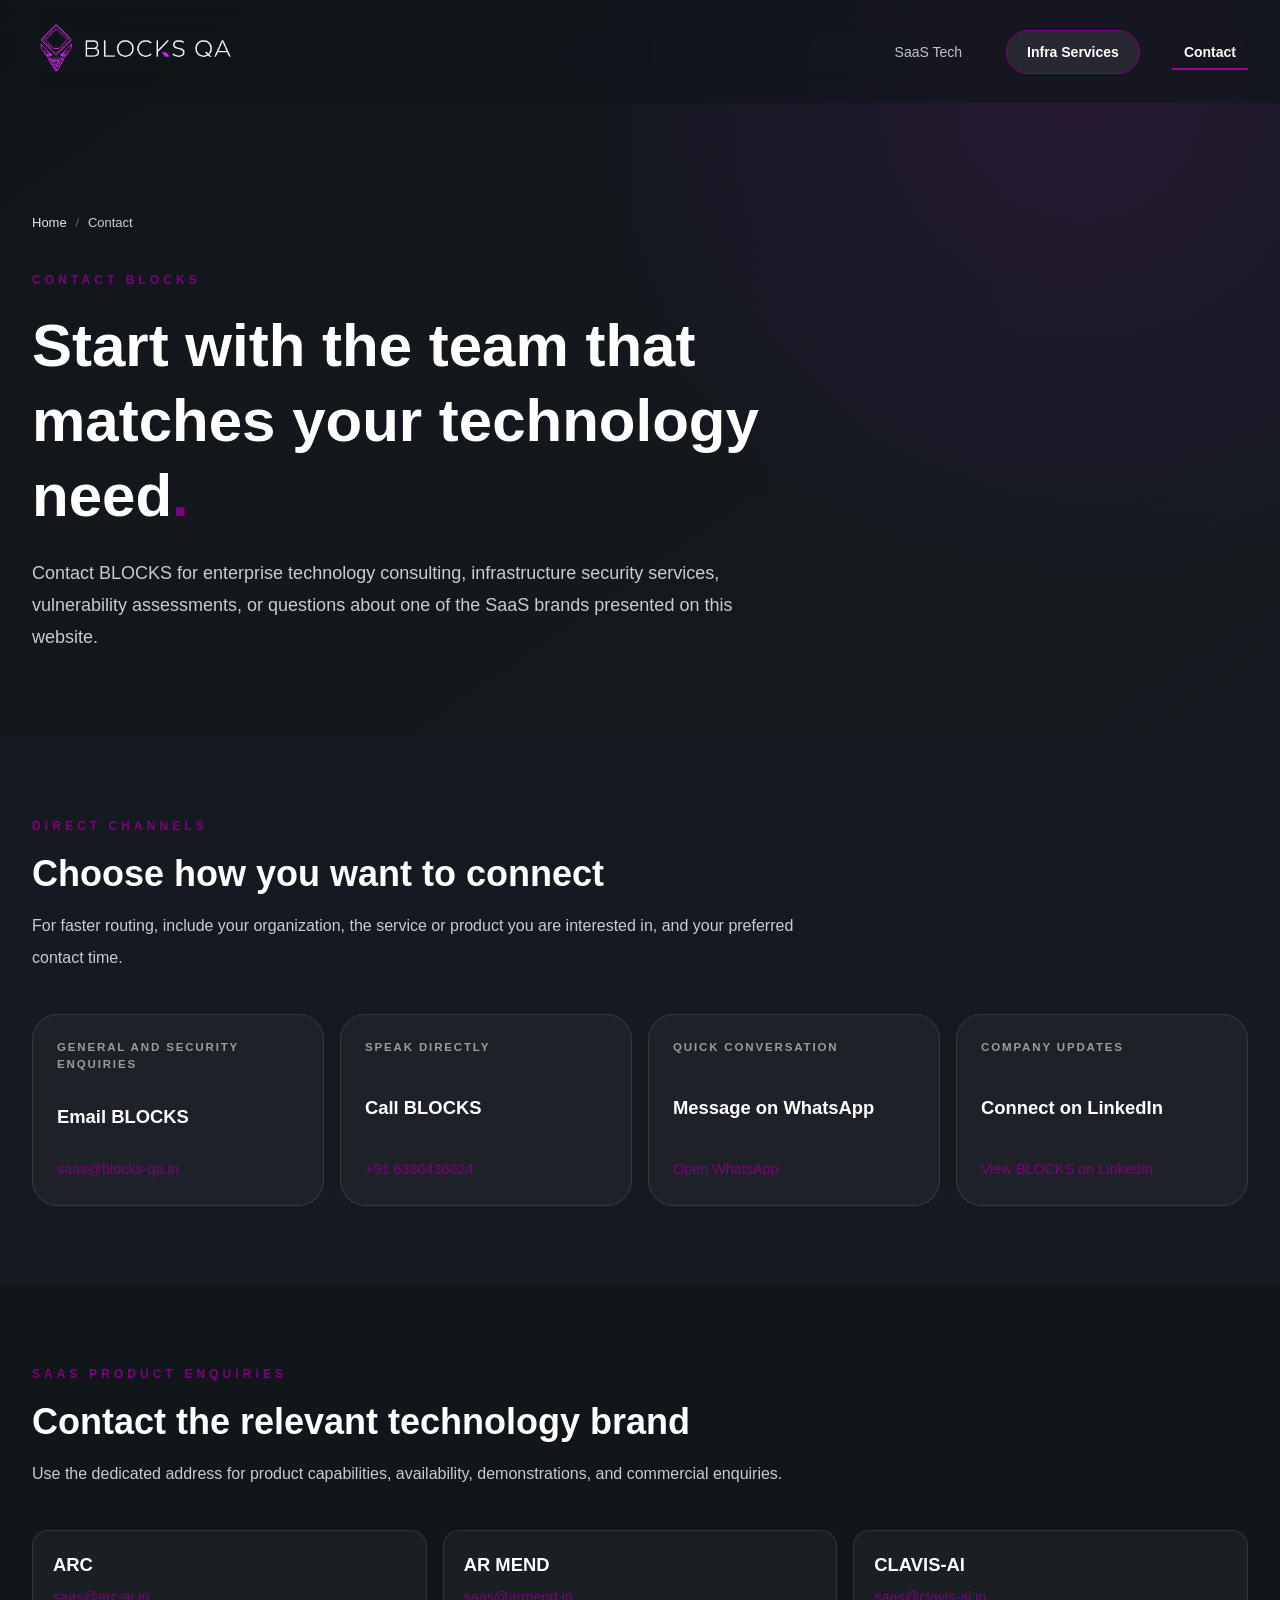
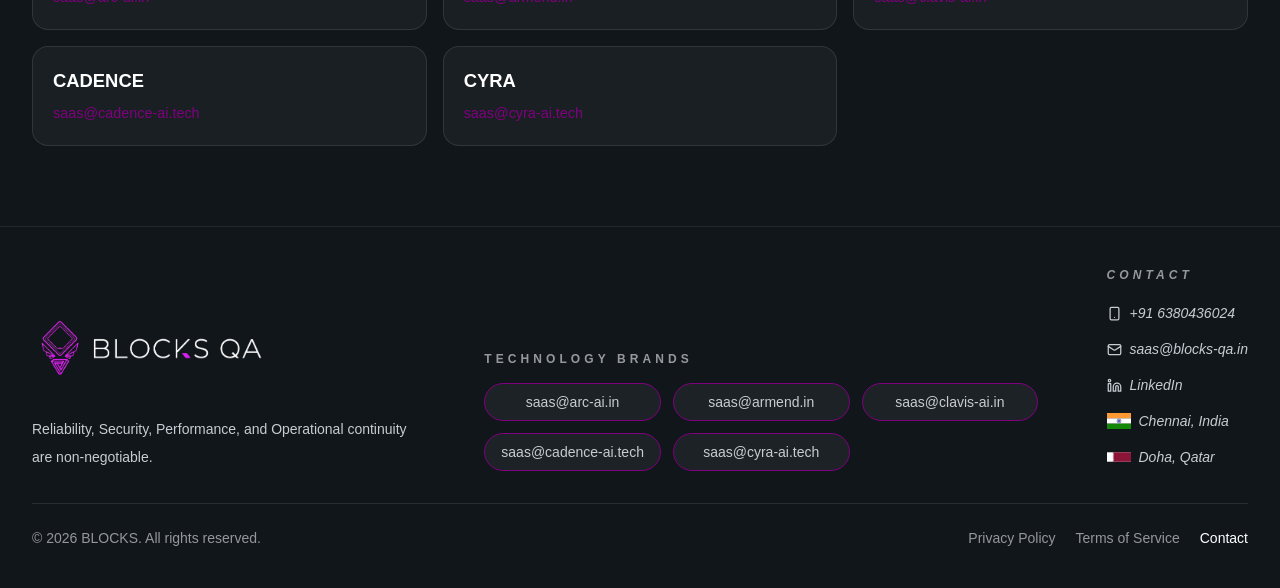
<file: contact.html>
<!doctype html>
<html lang="en">
<head>
    <meta charset="UTF-8">
    <meta name="viewport" content="width=device-width, initial-scale=1.0">
    <meta name="description" content="Contact BLOCKS about enterprise SaaS platforms, infrastructure security services, technology consulting, and vulnerability assessments.">
    <meta property="og:type" content="website">
    <meta property="og:title" content="Contact BLOCKS | Enterprise Technology and Security">
    <meta property="og:description" content="Speak with BLOCKS about enterprise SaaS, infrastructure security, technology consulting, and vulnerability assessments.">
    <meta property="og:url" content="https://blocks-qa.in/contact.html">
    <meta property="og:image" content="https://blocks-qa.in/images/social/og-banner.jpg">
    <meta property="og:image:secure_url" content="https://blocks-qa.in/images/social/og-banner.jpg">
    <meta property="og:image:type" content="image/jpeg">
    <meta property="og:image:width" content="1200">
    <meta property="og:image:height" content="630">
    <meta property="og:image:alt" content="BLOCKS — Secure, Resilient Enterprise Technology">
    <meta property="og:site_name" content="BLOCKS">
    <meta name="twitter:card" content="summary_large_image">
    <meta name="twitter:title" content="Contact BLOCKS | Enterprise Technology and Security">
    <meta name="twitter:description" content="Speak with BLOCKS about enterprise SaaS, infrastructure security, technology consulting, and vulnerability assessments.">
    <meta name="twitter:image" content="https://blocks-qa.in/images/social/og-banner.jpg">
    <link rel="canonical" href="https://blocks-qa.in/contact.html">
    <link rel="icon" type="image/png" href="images/brand/favicon-blocks-qa.png">
    <link rel="stylesheet" href="style.css">
    <title>Contact BLOCKS | Enterprise Technology and Security</title>
    <script type="application/ld+json">
    {
      "@context": "https://schema.org",
      "@graph": [
        {
          "@type": "ContactPage",
          "@id": "https://blocks-qa.in/contact.html#webpage",
          "url": "https://blocks-qa.in/contact.html",
          "name": "Contact BLOCKS",
          "isPartOf": {"@id": "https://blocks-qa.in/#website"},
          "about": {"@id": "https://blocks-qa.in/#organization"},
          "inLanguage": "en"
        },
        {
          "@type": "BreadcrumbList",
          "@id": "https://blocks-qa.in/contact.html#breadcrumb",
          "itemListElement": [
            {"@type": "ListItem", "position": 1, "name": "Home", "item": "https://blocks-qa.in/"},
            {"@type": "ListItem", "position": 2, "name": "Contact", "item": "https://blocks-qa.in/contact.html"}
          ]
        }
      ]
    }
    </script>
</head>
<body class="min-w-0 bg-[#11161B] text-white">
    <a class="skip-link" href="#main-content">Skip to main content</a>
    <header class="site-header fixed inset-x-0 top-0 z-50 bg-[#11161B]/82 backdrop-blur-lg transition duration-300">
        <nav class="mx-auto flex max-w-7xl items-center justify-between gap-6 px-4 py-4 sm:px-6 lg:px-8" aria-label="Primary navigation">
            <a href="index.html" class="shrink-0" aria-label="BLOCKS home">
                <span class="brand-lockup">
                    <img src="images/brand/blocks-qa-logo-transparent.png" alt="" width="208" height="64" class="brand-logo brand-logo-header" aria-hidden="true">
                </span>
            </a>
            <div class="hidden min-w-0 flex-1 items-center justify-end gap-8 xl:flex">
                <a href="index.html#companies" class="nav-route-link px-3 py-2 text-sm font-medium text-white/74 transition hover:text-white">SaaS Tech</a>
                <a href="infra-services.html" class="nav-route-link infra-outline inline-flex min-h-11 items-center justify-center rounded-full border border-white/18 bg-white/8 px-5 py-2.5 text-sm font-semibold text-white transition hover:border-white/36 hover:bg-white/14">Infra Services</a>
                <a href="#main-content" class="nav-route-link px-3 py-2 text-sm font-semibold text-white transition" aria-current="page">Contact</a>
            </div>
            <button id="mobile-menu-button" type="button" class="inline-flex items-center justify-center rounded-lg border border-white/10 bg-white/6 p-2 text-white transition hover:bg-white/12 xl:hidden" aria-expanded="false" aria-controls="mobile-menu" aria-label="Open menu">
                <svg xmlns="http://www.w3.org/2000/svg" width="24" height="24" viewBox="0 0 24 24" fill="none" stroke="currentColor" stroke-width="2" stroke-linecap="round" stroke-linejoin="round" aria-hidden="true">
                    <line x1="4" x2="20" y1="12" y2="12"></line>
                    <line x1="4" x2="20" y1="6" y2="6"></line>
                    <line x1="4" x2="20" y1="18" y2="18"></line>
                </svg>
            </button>
        </nav>
    </header>

    <div id="mobile-menu-overlay" class="mobile-menu-overlay fixed inset-0 z-[55] bg-black/55 xl:hidden" aria-hidden="true"></div>
    <aside id="mobile-menu" class="mobile-menu-panel fixed right-0 top-0 z-[60] h-full w-full max-w-sm overflow-y-auto bg-[#11161B] px-6 pb-8 pt-6 text-white shadow-2xl xl:hidden" aria-hidden="true" aria-label="Mobile navigation">
        <div class="flex items-center justify-between border-b border-white/10 pb-5">
            <a href="index.html" class="brand-lockup" aria-label="BLOCKS home">
                <img src="images/brand/blocks-qa-logo-transparent.png" alt="" width="208" height="64" class="brand-logo brand-logo-drawer" aria-hidden="true">
            </a>
            <button id="mobile-menu-close" type="button" class="inline-flex items-center justify-center rounded-lg border border-white/10 p-2 text-white transition hover:bg-white/10" aria-label="Close menu">
                <svg xmlns="http://www.w3.org/2000/svg" width="24" height="24" viewBox="0 0 24 24" fill="none" stroke="currentColor" stroke-width="2" stroke-linecap="round" aria-hidden="true">
                    <path d="M18 6 6 18"></path><path d="m6 6 12 12"></path>
                </svg>
            </button>
        </div>
        <div class="mt-8 rounded-2xl border border-white/10 bg-white/5 p-6">
            <p class="text-xs font-semibold uppercase tracking-[0.34em] text-white/60">Navigation</p>
            <nav class="mt-5 grid gap-3" aria-label="Mobile primary navigation">
                <a href="index.html" class="rounded-2xl border border-white/10 px-5 py-4 text-base font-semibold text-white transition hover:border-white/18 hover:bg-white/10">Home</a>
                <a href="index.html#companies" class="nav-route-link rounded-2xl border border-white/10 px-5 py-4 text-base font-semibold text-white transition hover:border-white/18 hover:bg-white/10">SaaS Tech</a>
                <a href="infra-services.html" class="nav-route-link infra-outline rounded-2xl border border-white/10 px-5 py-4 text-base font-semibold text-white transition hover:border-white/18 hover:bg-white/10">Infra Services</a>
                <a href="#main-content" class="nav-route-link rounded-2xl border border-white/10 px-5 py-4 text-base font-semibold text-white transition hover:border-white/18 hover:bg-white/10" aria-current="page">Contact</a>
            </nav>
        </div>
        <div class="mt-6 rounded-2xl border border-white/10 bg-white/5 p-6">
            <p class="text-xs font-semibold uppercase tracking-[0.34em] text-white/60">Technology Brands</p>
            <div class="mt-5 grid gap-3">
                <a href="index.html#companies" class="rounded-2xl border border-white/10 px-5 py-4 font-semibold text-white transition hover:border-white/18 hover:bg-white/10">ARC</a>
                <a href="index.html#companies" class="rounded-2xl border border-white/10 px-5 py-4 font-semibold text-white transition hover:border-white/18 hover:bg-white/10">AR Mend</a>
                <a href="index.html#companies" class="rounded-2xl border border-white/10 px-5 py-4 font-semibold text-white transition hover:border-white/18 hover:bg-white/10">Clavis AI</a>
                <a href="index.html#companies" class="rounded-2xl border border-white/10 px-5 py-4 font-semibold text-white transition hover:border-white/18 hover:bg-white/10">Cadence</a>
                <a href="index.html#companies" class="rounded-2xl border border-white/10 px-5 py-4 font-semibold text-white transition hover:border-white/18 hover:bg-white/10">Cyra</a>
            </div>
        </div>
    </aside>

    <main id="main-content">
        <section class="contact-hero">
            <div class="mx-auto max-w-7xl px-4 pb-16 pt-32 sm:px-6 sm:pb-20 sm:pt-36 lg:px-8">
                <nav class="site-breadcrumb" aria-label="Breadcrumb">
                    <ol>
                        <li><a href="index.html">Home</a></li>
                        <li aria-current="page">Contact</li>
                    </ol>
                </nav>
                <div class="mt-10 max-w-4xl">
                    <p class="accent-purple text-xs font-semibold uppercase tracking-[0.34em]">Contact BLOCKS</p>
                    <h1 class="font-heading mt-5 text-4xl font-semibold leading-tight text-white sm:text-5xl lg:text-6xl">Start with the team that matches your technology need<span class="accent-purple">.</span></h1>
                    <p class="mt-6 max-w-3xl text-base leading-8 text-[#E8E6E1] sm:text-lg">Contact BLOCKS for enterprise technology consulting, infrastructure security services, vulnerability assessments, or questions about one of the SaaS brands presented on this website.</p>
                </div>
            </div>
        </section>

        <section class="bg-[#151A20] py-16 md:py-20" aria-labelledby="contact-options-title">
            <div class="mx-auto max-w-7xl px-4 sm:px-6 lg:px-8">
                <div class="max-w-3xl">
                    <p class="accent-purple text-xs font-semibold uppercase tracking-[0.34em]">Direct channels</p>
                    <h2 id="contact-options-title" class="font-heading mt-5 text-3xl font-semibold text-white sm:text-4xl">Choose how you want to connect</h2>
                    <p class="mt-4 text-base leading-8 text-[#E8E6E1]">For faster routing, include your organization, the service or product you are interested in, and your preferred contact time.</p>
                </div>
                <div class="contact-route-grid mt-10">
                    <a class="contact-route-card" href="mailto:saas@blocks-qa.in?subject=BLOCKS%20technology%20inquiry&amp;body=Organization%3A%0AService%20or%20product%3A%0APreferred%20contact%20time%3A">
                        <span class="contact-route-label">General and security enquiries</span>
                        <strong>Email BLOCKS</strong>
                        <span>saas@blocks-qa.in</span>
                    </a>
                    <a class="contact-route-card" href="tel:+916380436024">
                        <span class="contact-route-label">Speak directly</span>
                        <strong>Call BLOCKS</strong>
                        <span>+91 6380436024</span>
                    </a>
                    <a class="contact-route-card contact-whatsapp-link" href="https://wa.me/916380436024" target="_blank" rel="noopener noreferrer">
                        <span class="contact-route-label">Quick conversation</span>
                        <strong>Message on WhatsApp</strong>
                        <span>Open WhatsApp</span>
                    </a>
                    <a class="contact-route-card" href="https://www.linkedin.com/company/96339757/" target="_blank" rel="noopener noreferrer">
                        <span class="contact-route-label">Company updates</span>
                        <strong>Connect on LinkedIn</strong>
                        <span>View BLOCKS on LinkedIn</span>
                    </a>
                </div>
            </div>
        </section>

        <section class="bg-[#11161B] py-16 md:py-20" aria-labelledby="brand-contacts-title">
            <div class="mx-auto max-w-7xl px-4 sm:px-6 lg:px-8">
                <div class="max-w-3xl">
                    <p class="accent-purple text-xs font-semibold uppercase tracking-[0.34em]">SaaS product enquiries</p>
                    <h2 id="brand-contacts-title" class="font-heading mt-5 text-3xl font-semibold text-white sm:text-4xl">Contact the relevant technology brand</h2>
                    <p class="mt-4 text-base leading-8 text-[#E8E6E1]">Use the dedicated address for product capabilities, availability, demonstrations, and commercial enquiries.</p>
                </div>
                <div class="contact-brand-grid mt-10">
                    <a href="mailto:saas@arc-ai.in?subject=ARC%20product%20inquiry"><strong>ARC</strong><span>saas@arc-ai.in</span></a>
                    <a href="mailto:saas@ar-mend.in?subject=AR%20Mend%20product%20inquiry"><strong>AR MEND</strong><span>saas@armend.in</span></a>
                    <a href="mailto:saas@clavis-ai.in?subject=Clavis%20AI%20product%20inquiry"><strong>CLAVIS-AI</strong><span>saas@clavis-ai.in</span></a>
                    <a href="mailto:saas@cadence-ai.tech?subject=Cadence%20product%20inquiry"><strong>CADENCE</strong><span>saas@cadence-ai.tech</span></a>
                    <a href="mailto:saas@cyra-ai.tech?subject=Cyra%20product%20inquiry"><strong>CYRA</strong><span>saas@cyra-ai.tech</span></a>
                </div>
            </div>
        </section>
    </main>

    <footer class="border-t border-white/8 bg-[#11161B] text-white">
        <div class="mx-auto max-w-7xl px-4 py-10 sm:px-6 lg:px-8">
            <div class="flex flex-col gap-8 lg:flex-row lg:items-end lg:justify-between">
                <div class="max-w-sm">
                    <a href="index.html" class="brand-lockup" aria-label="BLOCKS home">
                        <img src="images/brand/blocks-qa-logo-transparent.png" alt="" width="240" height="88" class="brand-logo brand-logo-footer" aria-hidden="true">
                    </a>
                    <p class="mt-4 text-sm leading-7 text-[#E8E6E1]">Reliability, Security, Performance, and Operational continuity are non-negotiable.</p>
                </div>
                <div>
                    <p class="text-xs font-semibold uppercase tracking-[0.34em] text-white/56">Technology Brands</p>
                    <div class="footer-brand-grid mt-4 grid gap-3">
                        <a href="mailto:saas@arc-ai.in" class="footer-email-purple rounded-full border border-white/10 bg-white/5 px-4 py-2 text-sm text-[#E8E6E1] transition hover:border-white/18 hover:bg-white/10 hover:text-white">saas@arc-ai.in</a>
                        <a href="mailto:saas@ar-mend.in" class="footer-email-purple rounded-full border border-white/10 bg-white/5 px-4 py-2 text-sm text-[#E8E6E1] transition hover:border-white/18 hover:bg-white/10 hover:text-white">saas@armend.in</a>
                        <a href="mailto:saas@clavis-ai.in" class="footer-email-purple rounded-full border border-white/10 bg-white/5 px-4 py-2 text-sm text-[#E8E6E1] transition hover:border-white/18 hover:bg-white/10 hover:text-white">saas@clavis-ai.in</a>
                        <a href="mailto:saas@cadence-ai.tech" class="footer-email-purple rounded-full border border-white/10 bg-white/5 px-4 py-2 text-sm text-[#E8E6E1] transition hover:border-white/18 hover:bg-white/10 hover:text-white">saas@cadence-ai.tech</a>
                        <a href="mailto:saas@cyra-ai.tech" class="footer-email-purple rounded-full border border-white/10 bg-white/5 px-4 py-2 text-sm text-[#E8E6E1] transition hover:border-white/18 hover:bg-white/10 hover:text-white">saas@cyra-ai.tech</a>
                    </div>
                </div>
                <address class="not-italic">
                    <p class="text-xs font-semibold uppercase tracking-[0.34em] text-white/56">Contact</p>
                    <div class="mt-4 space-y-2 text-sm leading-7 text-[#E8E6E1]">
                        <a href="tel:+916380436024" class="flex items-center gap-2 transition hover:text-white"><svg xmlns="http://www.w3.org/2000/svg" width="15" height="15" viewBox="0 0 24 24" fill="none" stroke="currentColor" stroke-width="2" stroke-linecap="round" stroke-linejoin="round" aria-hidden="true"><rect width="14" height="20" x="5" y="2" rx="2" ry="2"></rect><path d="M12 18h.01"></path></svg><span>+91 6380436024</span></a>
                        <a href="mailto:saas@blocks-qa.in" class="flex items-center gap-2 transition hover:text-white"><svg xmlns="http://www.w3.org/2000/svg" width="15" height="15" viewBox="0 0 24 24" fill="none" stroke="currentColor" stroke-width="2" stroke-linecap="round" stroke-linejoin="round" aria-hidden="true"><rect width="20" height="16" x="2" y="4" rx="2"></rect><path d="m22 7-8.97 5.7a1.94 1.94 0 0 1-2.06 0L2 7"></path></svg><span>saas@blocks-qa.in</span></a>
                        <a href="https://www.linkedin.com/company/96339757/" target="_blank" rel="noopener noreferrer" class="flex items-center gap-2 transition hover:text-white"><svg xmlns="http://www.w3.org/2000/svg" width="15" height="15" viewBox="0 0 24 24" fill="none" stroke="currentColor" stroke-width="2" stroke-linecap="round" stroke-linejoin="round" aria-hidden="true"><path d="M16 8a6 6 0 0 1 6 6v7h-4v-7a2 2 0 0 0-4 0v7h-4v-7a6 6 0 0 1 6-6z"></path><rect width="4" height="12" x="2" y="9"></rect><circle cx="4" cy="4" r="2"></circle></svg><span>LinkedIn</span></a>
                        <span class="flex items-center gap-2"><img src="images/flags/india.svg" alt="India flag" width="24" height="16" class="h-4 w-6 shrink-0 rounded-[1px]"><span>Chennai, India</span></span>
                        <span class="flex items-center gap-2"><img src="images/flags/qatar.svg" alt="Qatar flag" width="24" height="16" class="h-4 w-6 shrink-0 rounded-[1px]"><span>Doha, Qatar</span></span>
                    </div>
                </address>
            </div>
            <div class="mt-8 flex flex-col gap-3 border-t border-white/10 pt-6 text-sm text-white/55 sm:flex-row sm:items-center sm:justify-between">
                <p>© 2026 BLOCKS. All rights reserved.</p>
                <div class="flex flex-wrap gap-5">
                    <a href="privacy-policy.html" class="transition hover:text-white">Privacy Policy</a>
                    <a href="terms-of-service.html" class="transition hover:text-white">Terms of Service</a>
                    <span class="text-white" aria-current="page">Contact</span>
                </div>
            </div>
        </div>
    </footer>
    <script>
        const mobileMenuButton = document.getElementById("mobile-menu-button");
        const mobileMenuClose = document.getElementById("mobile-menu-close");
        const mobileMenu = document.getElementById("mobile-menu");
        const mobileMenuOverlay = document.getElementById("mobile-menu-overlay");

        function setMobileMenu(open) {
            mobileMenu.classList.toggle("is-open", open);
            mobileMenuOverlay.classList.toggle("is-open", open);
            document.body.classList.toggle("menu-open", open);
            mobileMenuButton.setAttribute("aria-expanded", String(open));
            mobileMenuButton.setAttribute("aria-label", open ? "Close menu" : "Open menu");
            mobileMenu.setAttribute("aria-hidden", String(!open));
            if (open) mobileMenuClose.focus();
            else if (document.activeElement === mobileMenuClose) mobileMenuButton.focus();
        }

        mobileMenuButton.addEventListener("click", () => setMobileMenu(mobileMenuButton.getAttribute("aria-expanded") !== "true"));
        mobileMenuClose.addEventListener("click", () => setMobileMenu(false));
        mobileMenuOverlay.addEventListener("click", () => setMobileMenu(false));
        mobileMenu.querySelectorAll("a").forEach((link) => link.addEventListener("click", () => setMobileMenu(false)));
        document.addEventListener("keydown", (event) => {
            if (event.key === "Escape" && mobileMenuButton.getAttribute("aria-expanded") === "true") setMobileMenu(false);
        });
        window.addEventListener("resize", () => {
            if (window.innerWidth >= 1280) setMobileMenu(false);
        });
    </script>
    <script src="copy-protection.js" defer></script>
</body>
</html>
</file>
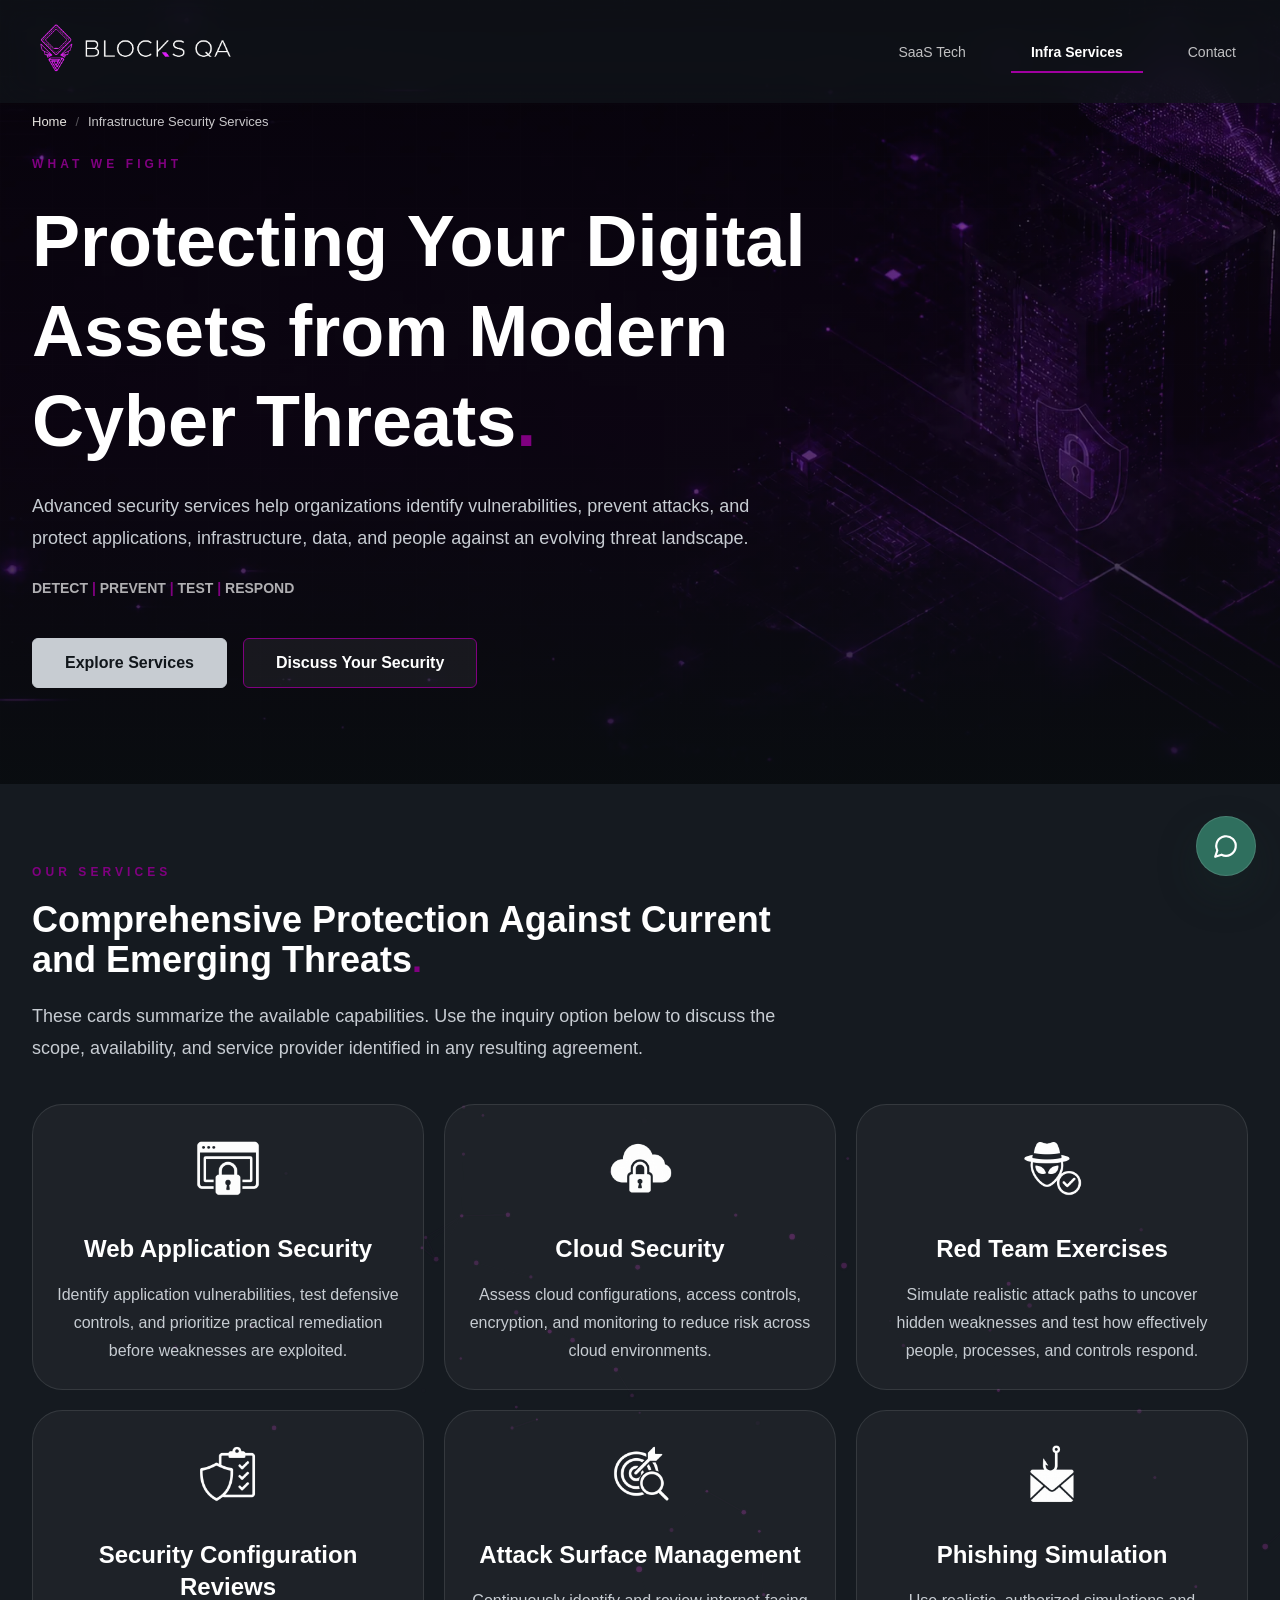
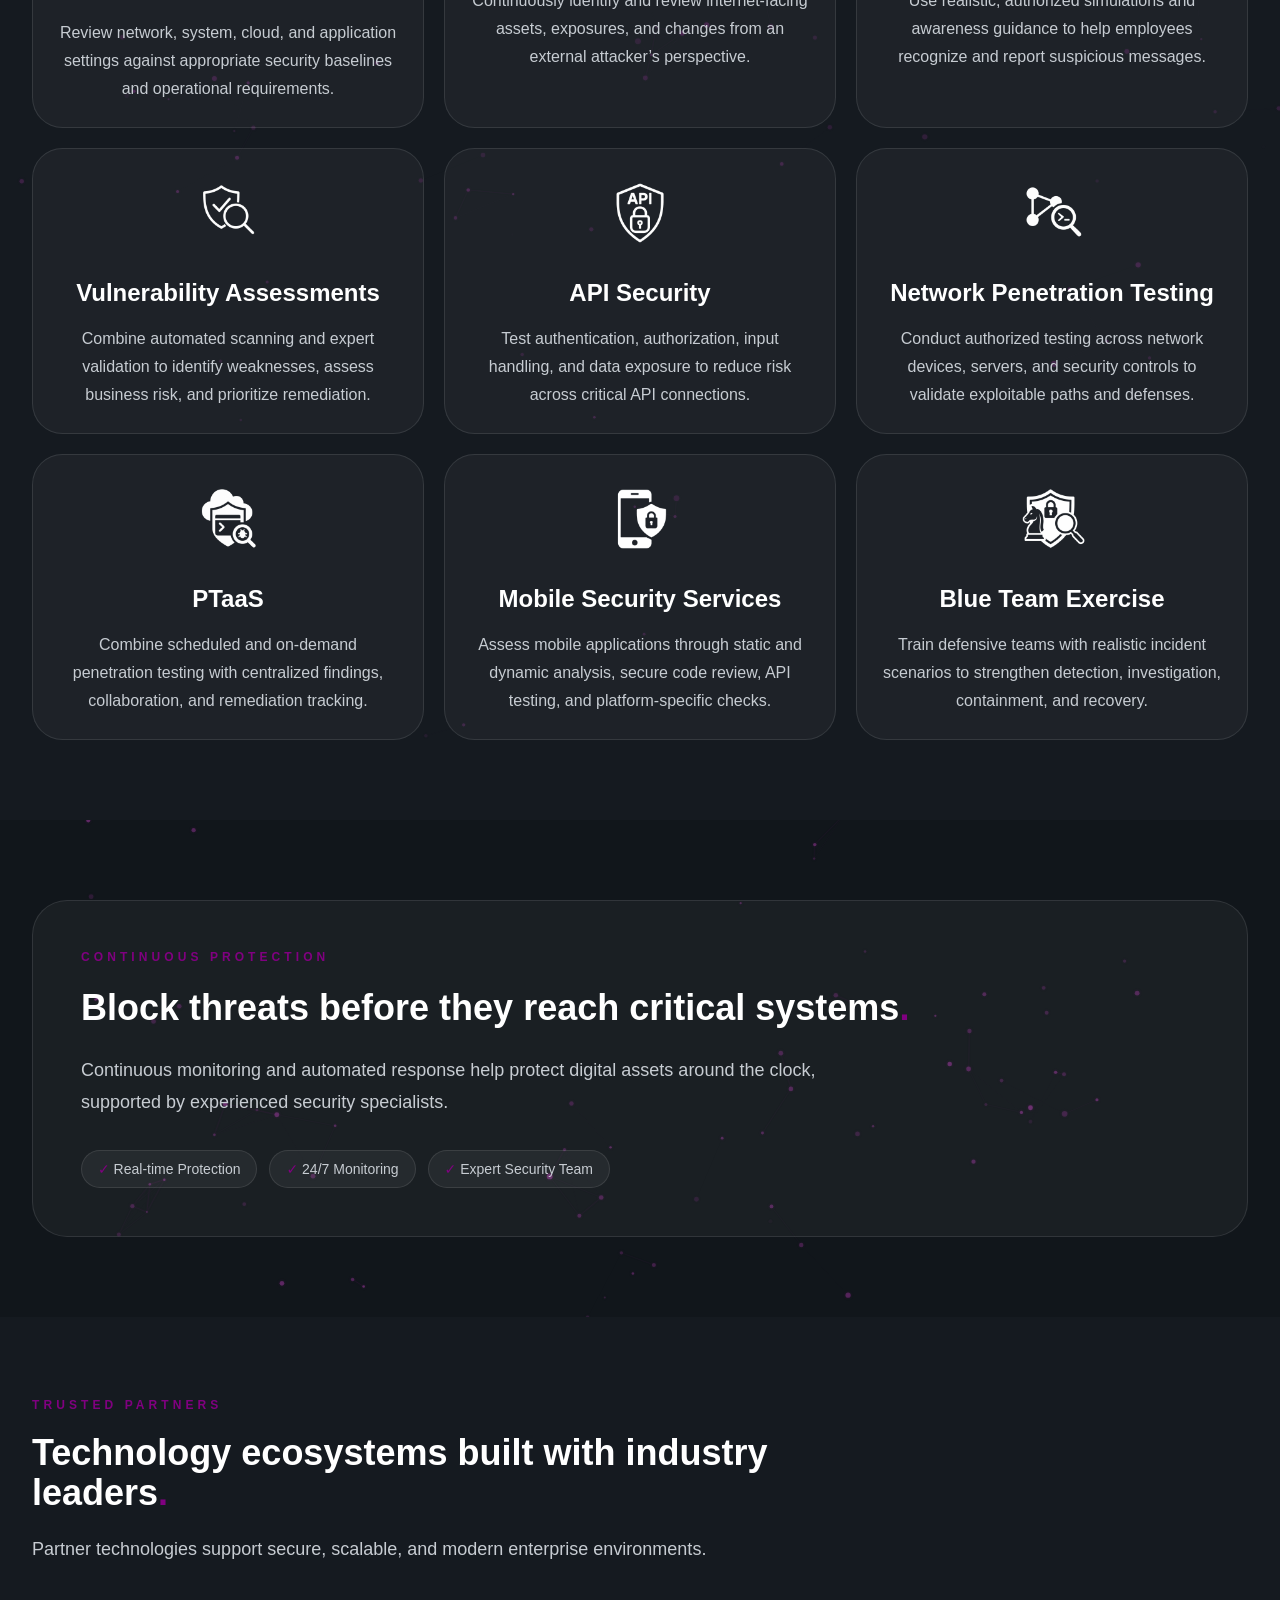
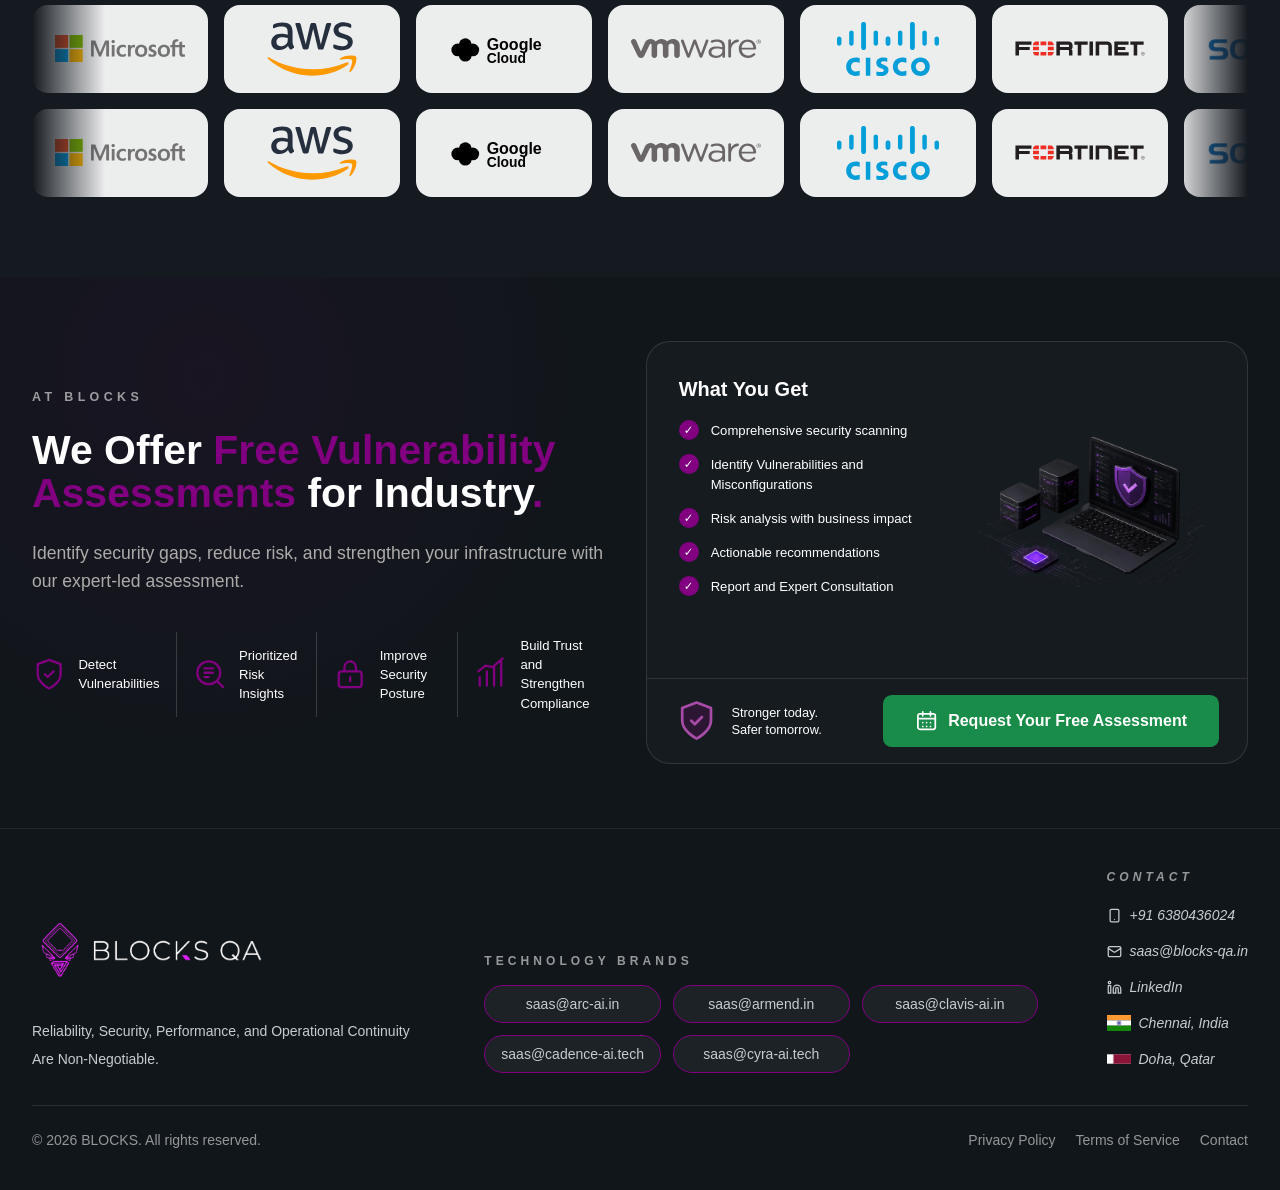
<file: infra-services.html>
<!DOCTYPE html>
<html lang="en" class="__variable_8b3a0b">
    <head>
        <meta charset="utf-8"/>
        <meta name="viewport" content="width=device-width, initial-scale=1"/>
        <meta name="description" content="Enterprise infrastructure services from BLOCKS: secure, resilient, and managed technology operations."/>
        <meta property="og:type" content="website"/>
        <meta property="og:title" content="Infrastructure Security Services | BLOCKS"/>
        <meta property="og:description" content="Security testing, continuous assessment, and practical remediation for enterprise technology."/>
        <meta property="og:url" content="https://blocks-qa.in/infra-services.html"/>
        <meta property="og:image" content="https://blocks-qa.in/images/social/og-banner.jpg"/>
        <meta property="og:image:secure_url" content="https://blocks-qa.in/images/social/og-banner.jpg"/>
        <meta property="og:image:type" content="image/jpeg"/>
        <meta property="og:image:width" content="1200"/>
        <meta property="og:image:height" content="630"/>
        <meta property="og:image:alt" content="BLOCKS — Secure, Resilient Enterprise Technology"/>
        <meta property="og:site_name" content="BLOCKS"/>
        <meta name="twitter:card" content="summary_large_image"/>
        <meta name="twitter:title" content="Infrastructure Security Services | BLOCKS"/>
        <meta name="twitter:description" content="Security testing, continuous assessment, and practical remediation for enterprise technology."/>
        <meta name="twitter:image" content="https://blocks-qa.in/images/social/og-banner.jpg"/>
        <meta name="twitter:image:alt" content="BLOCKS — Secure, Resilient Enterprise Technology"/>
        <link rel="canonical" href="https://blocks-qa.in/infra-services.html"/>
        <link rel="icon" type="image/png" href="images/brand/favicon-blocks-qa.png"/>
        <link rel="stylesheet" href="style.css"/>
        <title>Infrastructure Security Services | BLOCKS</title>
        <script type="application/ld+json">
        {
          "@context": "https://schema.org",
          "@graph": [
            {
              "@type": "Service",
              "@id": "https://blocks-qa.in/infra-services.html#service",
              "name": "Infrastructure Security Services",
              "serviceType": "Enterprise infrastructure and cybersecurity services",
              "url": "https://blocks-qa.in/infra-services.html",
              "description": "Security testing, continuous assessment, cloud security, penetration testing, and practical remediation for enterprise technology.",
              "provider": {"@id": "https://blocks-qa.in/#organization"},
              "areaServed": "Worldwide"
            },
            {
              "@type": "BreadcrumbList",
              "@id": "https://blocks-qa.in/infra-services.html#breadcrumb",
              "itemListElement": [
                {"@type": "ListItem", "position": 1, "name": "Home", "item": "https://blocks-qa.in/"},
                {"@type": "ListItem", "position": 2, "name": "Infrastructure Security Services", "item": "https://blocks-qa.in/infra-services.html"}
              ]
            }
          ]
        }
        </script>
        <script>document.documentElement.classList.add("js")</script>
    </head>
    <body class="min-w-0">
        <a class="skip-link" href="#main-content">Skip to main content</a>
        <div class="site-loader" role="status" aria-label="Loading BLOCKS">
            <div class="site-loader-mark">
                <span class="site-loader-ring" aria-hidden="true"></span>
                <img src="images/brand/blocks-qa-logo-loader.png" alt="" width="288" height="78" aria-hidden="true">
            </div>
            <span class="site-loader-name">Establishing secure environment</span>
            <span class="site-loader-line" aria-hidden="true"></span>
        </div>
        <!-- Site header -->
        <header class="site-header fixed inset-x-0 top-0 z-50 transition duration-300 bg-[#11161B]/82 backdrop-blur-lg">
            <nav class="mx-auto flex max-w-7xl items-center justify-between gap-6 px-4 py-4 sm:px-6 lg:px-8">
                <a href="index.html" class="shrink-0" aria-label="BLOCKS home">
                    <span class="brand-lockup">
                        <img src="images/brand/blocks-qa-logo-transparent.png" alt="" width="208" height="64" class="brand-logo brand-logo-header" aria-hidden="true"/>
                    </span>
                </a>
                <div class="hidden min-w-0 flex-1 items-center justify-end gap-8 xl:flex">
                    <a href="index.html#companies" class="nav-route-link px-3 py-2 text-sm font-medium text-white/74 transition hover:text-white">SaaS Tech</a>
                    <a href="#main-content" class="nav-route-link infra-outline inline-flex min-h-11 items-center justify-center rounded-full border border-white/18 bg-white/8 px-5 py-2.5 text-sm font-semibold text-white transition hover:border-white/36 hover:bg-white/14" aria-current="page">Infra Services</a>
                    <a href="contact.html" class="px-3 py-2 text-sm font-medium text-white/74 transition hover:text-white">Contact</a>
                </div>
                <button id="mobile-menu-button" type="button" class="inline-flex items-center justify-center rounded-lg border border-white/10 bg-white/6 p-2 text-white transition hover:bg-white/12 xl:hidden" aria-expanded="false" aria-controls="mobile-menu" aria-label="Open menu">
                    <svg xmlns="http://www.w3.org/2000/svg" width="24" height="24" viewBox="0 0 24 24" fill="none" stroke="currentColor" stroke-width="2" stroke-linecap="round" stroke-linejoin="round" class="h-6 w-6" aria-hidden="true">
                        <line x1="4" x2="20" y1="12" y2="12"></line>
                        <line x1="4" x2="20" y1="6" y2="6"></line>
                        <line x1="4" x2="20" y1="18" y2="18"></line>
                    </svg>
                </button>
            </nav>
        </header>

        <!-- Mobile navigation inherited from the main page -->
        <div id="mobile-menu-overlay" class="mobile-menu-overlay fixed inset-0 z-[55] bg-black/55 xl:hidden" aria-hidden="true"></div>
        <aside id="mobile-menu" class="mobile-menu-panel fixed right-0 top-0 z-[60] h-full w-full max-w-sm overflow-y-auto bg-[#11161B] px-6 pb-8 pt-6 text-white shadow-2xl xl:hidden" aria-hidden="true" aria-label="Mobile navigation">
            <div class="flex items-center justify-between border-b border-white/10 pb-5">
                <a href="index.html" class="brand-lockup" aria-label="BLOCKS home">
                    <img src="images/brand/blocks-qa-logo-transparent.png" alt="" width="208" height="64" class="brand-logo brand-logo-drawer" aria-hidden="true"/>
                </a>
                <button id="mobile-menu-close" type="button" class="inline-flex items-center justify-center rounded-lg border border-white/10 p-2 text-white transition hover:bg-white/10" aria-label="Close menu">
                    <svg xmlns="http://www.w3.org/2000/svg" width="24" height="24" viewBox="0 0 24 24" fill="none" stroke="currentColor" stroke-width="2" stroke-linecap="round" aria-hidden="true">
                        <path d="M18 6 6 18"></path>
                        <path d="m6 6 12 12"></path>
                    </svg>
                </button>
            </div>
            <nav class="mt-8 grid gap-3 rounded-2xl border border-white/10 bg-white/5 p-6" aria-label="Mobile primary navigation">
                <a href="index.html" class="rounded-2xl border border-white/10 px-5 py-4 text-base font-semibold text-white transition hover:border-white/18 hover:bg-white/10">Home</a>
                <a href="index.html#companies" class="nav-route-link rounded-2xl border border-white/10 px-5 py-4 text-base font-semibold text-white transition hover:border-white/18 hover:bg-white/10">SaaS Tech</a>
                <a href="#main-content" class="nav-route-link infra-outline rounded-2xl border border-white/10 px-5 py-4 text-base font-semibold text-white transition hover:border-white/18 hover:bg-white/10" aria-current="page">Infra Services</a>
                <a href="contact.html" class="rounded-2xl border border-white/10 px-5 py-4 text-base font-semibold text-white transition hover:border-white/18 hover:bg-white/10">Contact</a>
            </nav>
        </aside>

        <main id="main-content" class="min-h-screen">
            <!-- Infrastructure hero -->
            <section class="site-hero relative overflow-hidden bg-[#11161B] pb-20 pt-24 sm:pb-24">
                <img alt="Secure cloud and data-center infrastructure network" fetchpriority="high" decoding="async" class="hero-background infra-services-hero-background object-cover" style="position:absolute;height:100%;width:100%;left:0;top:0;right:0;bottom:0;color:transparent" src="images/sections/infra-services-background.webp"/>
                <div class="absolute inset-0 opacity-[0.08]" style="background-image:linear-gradient(rgba(255,255,255,0.1) 1px,transparent 1px),linear-gradient(90deg,rgba(255,255,255,0.1) 1px,transparent 1px);background-size:52px 52px" aria-hidden="true"></div>
                <div class="infra-services-hero-overlay absolute inset-0" aria-hidden="true"></div>
                <div class="relative z-10 mx-auto max-w-7xl px-4 sm:px-6 lg:px-8">
                    <div class="max-w-5xl">
                        <nav class="site-breadcrumb" aria-label="Breadcrumb">
                            <ol>
                                <li><a href="index.html">Home</a></li>
                                <li aria-current="page">Infrastructure Security Services</li>
                            </ol>
                        </nav>
                        <p class="accent-purple text-xs font-semibold uppercase tracking-[0.34em]">What We Fight</p>
                        <h1 class="font-heading mt-6 max-w-4xl text-4xl font-semibold leading-tight text-white sm:text-5xl lg:text-7xl">Protecting Your Digital Assets from Modern Cyber Threats<span class="accent-purple">.</span></h1>
                        <p class="mt-6 max-w-3xl text-base leading-8 text-[#E8E6E1] sm:text-lg">Advanced security services help organizations identify vulnerabilities, prevent attacks, and protect applications, infrastructure, data, and people against an evolving threat landscape.</p>
                        <p class="mt-6 text-xs font-semibold uppercase tracking-[0.22em] text-white/68 sm:text-sm">Detect <span class="accent-purple" aria-hidden="true">|</span> Prevent <span class="accent-purple" aria-hidden="true">|</span> Test <span class="accent-purple" aria-hidden="true">|</span> Respond</p>
                        <div class="mt-10 flex flex-col gap-4 sm:flex-row">
                            <a href="#services" class="inline-flex min-h-11 min-w-[180px] items-center justify-center rounded-md border border-[#D1BE98] bg-[#D1BE98] px-8 py-3 text-base font-semibold text-[#11161B] transition hover:border-[#C3AE84] hover:bg-[#C3AE84]">Explore Services</a>
                            <a href="mailto:saas@blocks-qa.in?subject=Security%20services%20inquiry&amp;body=Organization%3A%0AService%20of%20interest%3A%0APreferred%20contact%20time%3A" class="infra-outline inline-flex min-h-11 min-w-[180px] items-center justify-center rounded-md border border-white/18 bg-white/6 px-8 py-3 text-base font-semibold text-white transition hover:border-white/36 hover:bg-white/12">Discuss Your Security</a>
                        </div>
                    </div>
                </div>
            </section>

            <!-- Service capabilities -->
            <section id="services" class="constellation-section bg-[#151A20] py-16 md:py-20">
                <div class="constellation-bg" aria-hidden="true">
                    <canvas class="constellation-canvas" data-constellation="companies"></canvas>
                </div>
                <div class="relative z-10 mx-auto max-w-7xl px-4 sm:px-6 lg:px-8">
                    <div class="max-w-3xl">
                        <p class="accent-purple text-xs font-semibold uppercase tracking-[0.34em]">Our Services</p>
                        <h2 class="font-heading mt-5 text-3xl font-semibold text-white sm:text-4xl">Comprehensive Protection Against Current and Emerging Threats<span class="accent-purple">.</span></h2>
                        <p class="mt-5 text-base leading-8 text-[#E8E6E1] sm:text-lg">These cards summarize the available capabilities. Use the inquiry option below to discuss the scope, availability, and service provider identified in any resulting agreement.</p>
                    </div>
                    <div class="mt-10 grid gap-5 md:grid-cols-2 lg:grid-cols-3">
                        <article class="company-card rounded-[1.9rem] border border-white/10 bg-white/[0.04] p-6 text-white"><div class="service-icon-frame"><img src="images/services/web-application-security.webp" alt="" class="service-card-icon" loading="lazy"/></div><h3 class="mt-6 text-2xl font-semibold">Web Application Security</h3><p class="mt-4 text-sm leading-7 text-[#E8E6E1] sm:text-base">Identify application vulnerabilities, test defensive controls, and prioritize practical remediation before weaknesses are exploited.</p></article>
                        <article class="company-card rounded-[1.9rem] border border-white/10 bg-white/[0.04] p-6 text-white"><div class="service-icon-frame"><img src="images/services/cloud-security.webp" alt="" class="service-card-icon" loading="lazy"/></div><h3 class="mt-6 text-2xl font-semibold">Cloud Security</h3><p class="mt-4 text-sm leading-7 text-[#E8E6E1] sm:text-base">Assess cloud configurations, access controls, encryption, and monitoring to reduce risk across cloud environments.</p></article>
                        <article class="company-card rounded-[1.9rem] border border-white/10 bg-white/[0.04] p-6 text-white"><div class="service-icon-frame"><img src="images/services/red-team-exercise.webp" alt="" class="service-card-icon" loading="lazy"/></div><h3 class="mt-6 text-2xl font-semibold">Red Team Exercises</h3><p class="mt-4 text-sm leading-7 text-[#E8E6E1] sm:text-base">Simulate realistic attack paths to uncover hidden weaknesses and test how effectively people, processes, and controls respond.</p></article>
                        <article class="company-card rounded-[1.9rem] border border-white/10 bg-white/[0.04] p-6 text-white"><div class="service-icon-frame"><img src="images/services/security-configuration-reviews.webp" alt="" class="service-card-icon" loading="lazy"/></div><h3 class="mt-6 text-2xl font-semibold">Security Configuration Reviews</h3><p class="mt-4 text-sm leading-7 text-[#E8E6E1] sm:text-base">Review network, system, cloud, and application settings against appropriate security baselines and operational requirements.</p></article>
                        <article class="company-card rounded-[1.9rem] border border-white/10 bg-white/[0.04] p-6 text-white"><div class="service-icon-frame"><img src="images/services/attack-surface-management.webp" alt="" class="service-card-icon" loading="lazy"/></div><h3 class="mt-6 text-2xl font-semibold">Attack Surface Management</h3><p class="mt-4 text-sm leading-7 text-[#E8E6E1] sm:text-base">Continuously identify and review internet-facing assets, exposures, and changes from an external attacker’s perspective.</p></article>
                        <article class="company-card rounded-[1.9rem] border border-white/10 bg-white/[0.04] p-6 text-white"><div class="service-icon-frame"><img src="images/services/phishing-simulation.webp" alt="" class="service-card-icon" loading="lazy"/></div><h3 class="mt-6 text-2xl font-semibold">Phishing Simulation</h3><p class="mt-4 text-sm leading-7 text-[#E8E6E1] sm:text-base">Use realistic, authorized simulations and awareness guidance to help employees recognize and report suspicious messages.</p></article>
                        <article class="company-card rounded-[1.9rem] border border-white/10 bg-white/[0.04] p-6 text-white"><div class="service-icon-frame"><img src="images/services/vulnerability-assessments.webp" alt="" class="service-card-icon" loading="lazy"/></div><h3 class="mt-6 text-2xl font-semibold">Vulnerability Assessments</h3><p class="mt-4 text-sm leading-7 text-[#E8E6E1] sm:text-base">Combine automated scanning and expert validation to identify weaknesses, assess business risk, and prioritize remediation.</p></article>
                        <article class="company-card rounded-[1.9rem] border border-white/10 bg-white/[0.04] p-6 text-white"><div class="service-icon-frame"><img src="images/services/api-security.webp" alt="" class="service-card-icon" loading="lazy"/></div><h3 class="mt-6 text-2xl font-semibold">API Security</h3><p class="mt-4 text-sm leading-7 text-[#E8E6E1] sm:text-base">Test authentication, authorization, input handling, and data exposure to reduce risk across critical API connections.</p></article>
                        <article class="company-card rounded-[1.9rem] border border-white/10 bg-white/[0.04] p-6 text-white"><div class="service-icon-frame"><img src="images/services/network-penetration-testing.webp" alt="" class="service-card-icon" loading="lazy"/></div><h3 class="mt-6 text-2xl font-semibold">Network Penetration Testing</h3><p class="mt-4 text-sm leading-7 text-[#E8E6E1] sm:text-base">Conduct authorized testing across network devices, servers, and security controls to validate exploitable paths and defenses.</p></article>
                        <article class="company-card rounded-[1.9rem] border border-white/10 bg-white/[0.04] p-6 text-white"><div class="service-icon-frame"><img src="images/services/ptaas.webp" alt="" class="service-card-icon" loading="lazy"/></div><h3 class="mt-6 text-2xl font-semibold">PTaaS</h3><p class="mt-4 text-sm leading-7 text-[#E8E6E1] sm:text-base">Combine scheduled and on-demand penetration testing with centralized findings, collaboration, and remediation tracking.</p></article>
                        <article class="company-card rounded-[1.9rem] border border-white/10 bg-white/[0.04] p-6 text-white"><div class="service-icon-frame"><img src="images/services/mobile-security-services.webp" alt="" class="service-card-icon" loading="lazy"/></div><h3 class="mt-6 text-2xl font-semibold">Mobile Security Services</h3><p class="mt-4 text-sm leading-7 text-[#E8E6E1] sm:text-base">Assess mobile applications through static and dynamic analysis, secure code review, API testing, and platform-specific checks.</p></article>
                        <article class="company-card rounded-[1.9rem] border border-white/10 bg-white/[0.04] p-6 text-white"><div class="service-icon-frame"><img src="images/services/blue-team-exercise.webp" alt="" class="service-card-icon" loading="lazy"/></div><h3 class="mt-6 text-2xl font-semibold">Blue Team Exercise</h3><p class="mt-4 text-sm leading-7 text-[#E8E6E1] sm:text-base">Train defensive teams with realistic incident scenarios to strengthen detection, investigation, containment, and recovery.</p></article>
                    </div>
                </div>
            </section>

            <!-- Continuous protection commitment -->
            <section class="constellation-section bg-[#11161B] py-16 md:py-20">
                <div class="constellation-bg" aria-hidden="true">
                    <canvas class="constellation-canvas" data-constellation="about"></canvas>
                </div>
                <div class="relative z-10 mx-auto max-w-7xl px-4 sm:px-6 lg:px-8">
                    <div class="rounded-[2.2rem] border border-white/10 bg-white/[0.04] p-8 sm:p-10 lg:p-12">
                        <p class="accent-purple text-xs font-semibold uppercase tracking-[0.34em]">Continuous Protection</p>
                        <h2 class="font-heading mt-5 max-w-4xl text-3xl font-semibold leading-tight text-white sm:text-4xl">Block threats before they reach critical systems<span class="accent-purple">.</span></h2>
                        <p class="mt-6 max-w-3xl text-base leading-8 text-[#E8E6E1] sm:text-lg">Continuous monitoring and automated response help protect digital assets around the clock, supported by experienced security specialists.</p>
                        <div class="mt-8 flex flex-wrap gap-3">
                            <span class="rounded-full border border-white/10 bg-white/5 px-4 py-2 text-sm text-[#E8E6E1]"><span class="accent-purple">✓</span> Real-time Protection</span>
                            <span class="rounded-full border border-white/10 bg-white/5 px-4 py-2 text-sm text-[#E8E6E1]"><span class="accent-purple">✓</span> 24/7 Monitoring</span>
                            <span class="rounded-full border border-white/10 bg-white/5 px-4 py-2 text-sm text-[#E8E6E1]"><span class="accent-purple">✓</span> Expert Security Team</span>
                        </div>
                    </div>
                </div>
            </section>

            <!-- Trusted partners -->
            <section class="bg-[#151A20] py-16 md:py-20">
                <div class="mx-auto max-w-7xl px-4 sm:px-6 lg:px-8">
                    <div class="max-w-3xl">
                        <p class="accent-purple text-xs font-semibold uppercase tracking-[0.34em]">Trusted Partners</p>
                        <h2 class="font-heading mt-5 text-3xl font-semibold text-white sm:text-4xl">Technology ecosystems built with industry leaders<span class="accent-purple">.</span></h2>
                        <p class="mt-5 text-base leading-8 text-[#E8E6E1] sm:text-lg">Partner technologies support secure, scalable, and modern enterprise environments.</p>
                    </div>
                    <div class="partner-marquee mt-10" aria-label="Trusted technology partners">
                        <div class="partner-marquee-track">
                            <div class="partner-logo-card"><img src="images/partners/microsoft.svg" alt="Microsoft"/></div>
                            <div class="partner-logo-card"><img src="images/partners/aws.svg" alt="Amazon Web Services"/></div>
                            <div class="partner-logo-card"><img src="images/partners/google-cloud.svg" alt="Google Cloud"/></div>
                            <div class="partner-logo-card"><img src="images/partners/vmware.svg" alt="VMware"/></div>
                            <div class="partner-logo-card"><img src="images/partners/cisco.svg" alt="Cisco"/></div>
                            <div class="partner-logo-card"><img src="images/partners/fortinet.svg" alt="Fortinet"/></div>
                            <div class="partner-logo-card"><img src="images/partners/sophos.png" alt="Sophos"/></div>
                            <div class="partner-logo-card"><img src="images/partners/check-point.png" alt="Check Point"/></div>
                            <div class="partner-logo-card"><img src="images/partners/kaspersky.png" alt="Kaspersky"/></div>
                            <div class="partner-logo-card"><img src="images/partners/github.svg" alt="GitHub"/></div>
                            <div class="partner-logo-card partner-logo-text">Lenovo</div>
                            <div class="partner-logo-card" aria-hidden="true"><img src="images/partners/microsoft.svg" alt=""/></div>
                            <div class="partner-logo-card" aria-hidden="true"><img src="images/partners/aws.svg" alt=""/></div>
                            <div class="partner-logo-card" aria-hidden="true"><img src="images/partners/google-cloud.svg" alt=""/></div>
                            <div class="partner-logo-card" aria-hidden="true"><img src="images/partners/vmware.svg" alt=""/></div>
                            <div class="partner-logo-card" aria-hidden="true"><img src="images/partners/cisco.svg" alt=""/></div>
                            <div class="partner-logo-card" aria-hidden="true"><img src="images/partners/fortinet.svg" alt=""/></div>
                            <div class="partner-logo-card" aria-hidden="true"><img src="images/partners/sophos.png" alt=""/></div>
                            <div class="partner-logo-card" aria-hidden="true"><img src="images/partners/check-point.png" alt=""/></div>
                            <div class="partner-logo-card" aria-hidden="true"><img src="images/partners/kaspersky.png" alt=""/></div>
                            <div class="partner-logo-card" aria-hidden="true"><img src="images/partners/github.svg" alt=""/></div>
                            <div class="partner-logo-card partner-logo-text" aria-hidden="true">Lenovo</div>
                        </div>
                    </div>
                </div>
            </section>

            <!-- Free vulnerability assessment -->
            <section id="contact" class="assessment-section">
                <div class="assessment-layout">
                    <div class="assessment-intro">
                        <p class="assessment-eyebrow">AT BLOCKS</p>
                        <h2 class="assessment-title">We Offer <span>Free Vulnerability Assessments</span> for Industry<span class="assessment-dot">.</span></h2>
                        <p class="assessment-summary">Identify security gaps, reduce risk, and strengthen your infrastructure with our expert-led assessment.</p>
                        <div class="assessment-benefits" aria-label="Assessment benefits">
                            <p><svg viewBox="0 0 24 24" aria-hidden="true"><path d="M12 22s8-4 8-10V5l-8-3-8 3v7c0 6 8 10 8 10Z"></path><path d="m9 12 2 2 4-4"></path></svg><span>Detect<br>Vulnerabilities</span></p>
                            <p><svg viewBox="0 0 24 24" aria-hidden="true"><circle cx="11" cy="11" r="8"></circle><path d="m21 21-4.3-4.3M8 8h6M8 11h6M8 14h3"></path></svg><span>Prioritized<br>Risk Insights</span></p>
                            <p><svg viewBox="0 0 24 24" aria-hidden="true"><rect x="4" y="10" width="16" height="11" rx="2"></rect><path d="M8 10V7a4 4 0 0 1 8 0v3M12 14v3"></path></svg><span>Improve<br>Security Posture</span></p>
                            <p><svg viewBox="0 0 24 24" aria-hidden="true"><path d="M4 20V14M9 20V10M14 20V6M19 20V2M3 10l5-4 5 1 7-6"></path></svg><span>Build Trust and<br>Strengthen Compliance</span></p>
                        </div>
                    </div>

                    <div class="assessment-card">
                        <div class="assessment-card-body">
                            <div class="assessment-list-wrap">
                                <h3>What You Get</h3>
                                <ul>
                                    <li>Comprehensive security scanning</li>
                                    <li>Identify Vulnerabilities and Misconfigurations</li>
                                    <li>Risk analysis with business impact</li>
                                    <li>Actionable recommendations</li>
                                    <li>Report and Expert Consultation</li>
                                </ul>
                            </div>
                            <img src="images/sections/cybersecurity-laptop.webp" alt="Cybersecurity assessment dashboard on a laptop" class="assessment-image" loading="lazy">
                        </div>
                        <div class="assessment-card-footer">
                            <p><span class="assessment-shield"><svg viewBox="0 0 24 24" aria-hidden="true"><path d="M12 22s8-4 8-10V5l-8-3-8 3v7c0 6 8 10 8 10Z"></path><path d="m9 12 2 2 4-4"></path></svg></span><span>Stronger today.<br>Safer tomorrow.</span></p>
                            <a href="mailto:saas@blocks-qa.in?subject=Free%20vulnerability%20assessment%20request&amp;body=Organization%3A%0AWebsite%20or%20systems%20in%20scope%3A%0APreferred%20contact%20time%3A" class="assessment-button"><svg viewBox="0 0 24 24" aria-hidden="true"><rect x="3" y="5" width="18" height="16" rx="2"></rect><path d="M16 3v4M8 3v4M3 10h18M8 14h.01M12 14h.01M16 14h.01M8 18h.01M12 18h.01M16 18h.01"></path></svg><span>Request Your Free Assessment</span></a>
                        </div>
                    </div>
                </div>
            </section>

        </main>

        <!-- Site footer -->
        <footer class="border-t border-white/8 bg-[#11161B] text-white">
            <div class="mx-auto max-w-7xl px-4 py-10 sm:px-6 lg:px-8">
                <div class="flex flex-col gap-8 lg:flex-row lg:items-end lg:justify-between">
                    <div class="max-w-sm">
                        <a href="index.html" class="brand-lockup" aria-label="BLOCKS home">
                            <img src="images/brand/blocks-qa-logo-transparent.png" alt="" width="240" height="88" class="brand-logo brand-logo-footer" aria-hidden="true"/>
                        </a>
                        <p class="mt-4 text-sm leading-7 text-[#E8E6E1]">Reliability, Security, Performance, and Operational Continuity Are Non-Negotiable.</p>
                    </div>
                    <div>
                        <p class="text-xs font-semibold uppercase tracking-[0.34em] text-white/56">Technology Brands</p>
                        <div class="footer-brand-grid mt-4 grid gap-3">
                            <a href="mailto:saas@arc-ai.in" class="footer-email-purple rounded-full border border-white/10 bg-white/5 px-4 py-2 text-sm text-[#E8E6E1] transition hover:border-white/18 hover:bg-white/10 hover:text-white">saas@arc-ai.in</a>
                            <a href="mailto:saas@ar-mend.in" class="footer-email-purple rounded-full border border-white/10 bg-white/5 px-4 py-2 text-sm text-[#E8E6E1] transition hover:border-white/18 hover:bg-white/10 hover:text-white">saas@armend.in</a>
                            <a href="mailto:saas@clavis-ai.in" class="footer-email-purple rounded-full border border-white/10 bg-white/5 px-4 py-2 text-sm text-[#E8E6E1] transition hover:border-white/18 hover:bg-white/10 hover:text-white">saas@clavis-ai.in</a>
                            <a href="mailto:saas@cadence-ai.tech" class="footer-email-purple rounded-full border border-white/10 bg-white/5 px-4 py-2 text-sm text-[#E8E6E1] transition hover:border-white/18 hover:bg-white/10 hover:text-white">saas@cadence-ai.tech</a>
                            <a href="mailto:saas@cyra-ai.tech" class="footer-email-purple rounded-full border border-white/10 bg-white/5 px-4 py-2 text-sm text-[#E8E6E1] transition hover:border-white/18 hover:bg-white/10 hover:text-white">saas@cyra-ai.tech</a>
                        </div>
                    </div>
                    <address class="not-italic">
                        <p class="text-xs font-semibold uppercase tracking-[0.34em] text-white/56">Contact</p>
                        <div class="mt-4 space-y-2 text-sm leading-7 text-[#E8E6E1]">
                            <a href="tel:+916380436024" class="flex items-center gap-2 transition hover:text-white"><svg xmlns="http://www.w3.org/2000/svg" width="15" height="15" viewBox="0 0 24 24" fill="none" stroke="currentColor" stroke-width="2" stroke-linecap="round" stroke-linejoin="round" aria-hidden="true"><rect width="14" height="20" x="5" y="2" rx="2"></rect><path d="M12 18h.01"></path></svg><span>+91 6380436024</span></a>
                            <a href="mailto:saas@blocks-qa.in" class="flex items-center gap-2 transition hover:text-white"><svg xmlns="http://www.w3.org/2000/svg" width="15" height="15" viewBox="0 0 24 24" fill="none" stroke="currentColor" stroke-width="2" stroke-linecap="round" stroke-linejoin="round" aria-hidden="true"><rect width="20" height="16" x="2" y="4" rx="2"></rect><path d="m22 7-8.97 5.7a1.94 1.94 0 0 1-2.06 0L2 7"></path></svg><span>saas@blocks-qa.in</span></a>
                            <a href="https://www.linkedin.com/company/96339757/" target="_blank" rel="noopener noreferrer" class="flex items-center gap-2 transition hover:text-white"><svg xmlns="http://www.w3.org/2000/svg" width="15" height="15" viewBox="0 0 24 24" fill="none" stroke="currentColor" stroke-width="2" stroke-linecap="round" stroke-linejoin="round" aria-hidden="true"><path d="M16 8a6 6 0 0 1 6 6v7h-4v-7a2 2 0 0 0-4 0v7h-4v-7a6 6 0 0 1 6-6z"></path><rect width="4" height="12" x="2" y="9"></rect><circle cx="4" cy="4" r="2"></circle></svg><span>LinkedIn</span></a>
                            <span class="flex items-center gap-2"><img src="images/flags/india.svg" alt="India flag" width="24" height="16" class="h-4 w-6 shrink-0 rounded-[1px]"><span>Chennai, India</span></span>
                            <span class="flex items-center gap-2"><img src="images/flags/qatar.svg" alt="Qatar flag" width="24" height="16" class="h-4 w-6 shrink-0 rounded-[1px]"><span>Doha, Qatar</span></span>
                        </div>
                    </address>
                </div>
                <div class="mt-8 flex flex-col gap-3 border-t border-white/10 pt-6 text-sm text-white/55 sm:flex-row sm:items-center sm:justify-between">
                    <p>© 2026 BLOCKS. All rights reserved.</p>
                    <div class="flex gap-5">
                        <a href="privacy-policy.html" class="transition hover:text-white">Privacy Policy</a>
                        <a href="terms-of-service.html" class="transition hover:text-white">Terms of Service</a>
                        <a href="contact.html" class="transition hover:text-white">Contact</a>
                    </div>
                </div>
            </div>
        </footer>

        <!-- Floating WhatsApp action -->
        <a href="https://wa.me/916380436024" class="floating-whatsapp animate-whatsapp-pulse" target="_blank" rel="noopener noreferrer" aria-label="Contact us on WhatsApp">
            <svg xmlns="http://www.w3.org/2000/svg" width="26" height="26" viewBox="0 0 24 24" fill="none" stroke="currentColor" stroke-width="2" stroke-linecap="round" stroke-linejoin="round" aria-hidden="true"><path d="M7.9 20A9 9 0 1 0 4 16.1L2 22Z"></path></svg>
        </a>

        <!-- Shared constellation animation -->
        <script src="constellation.js"></script>

        <!-- Create a second right-to-left partner row -->
        <script>
            const primaryPartnerMarquee = document.querySelector(".partner-marquee");
            if (primaryPartnerMarquee) {
                const secondaryPartnerMarquee = primaryPartnerMarquee.cloneNode(true);
                secondaryPartnerMarquee.classList.add("partner-marquee-secondary");
                secondaryPartnerMarquee.setAttribute("aria-hidden", "true");
                primaryPartnerMarquee.after(secondaryPartnerMarquee);
            }
        </script>

        <!-- Mobile menu interaction inherited from the main page -->
        <script>
            const mobileMenuButton = document.getElementById("mobile-menu-button");
            const mobileMenuClose = document.getElementById("mobile-menu-close");
            const mobileMenu = document.getElementById("mobile-menu");
            const mobileMenuOverlay = document.getElementById("mobile-menu-overlay");

            function setMobileMenu(open) {
                mobileMenu.classList.toggle("is-open", open);
                mobileMenuOverlay.classList.toggle("is-open", open);
                document.body.classList.toggle("menu-open", open);
                mobileMenuButton.setAttribute("aria-expanded", String(open));
                mobileMenuButton.setAttribute("aria-label", open ? "Close menu" : "Open menu");
                mobileMenu.setAttribute("aria-hidden", String(!open));

                if (open) {
                    mobileMenuClose.focus();
                } else if (document.activeElement === mobileMenuClose) {
                    mobileMenuButton.focus();
                }
            }

            mobileMenuButton.addEventListener("click", () => {
                setMobileMenu(mobileMenuButton.getAttribute("aria-expanded") !== "true");
            });
            mobileMenuClose.addEventListener("click", () => setMobileMenu(false));
            mobileMenuOverlay.addEventListener("click", () => setMobileMenu(false));
            mobileMenu.querySelectorAll("a").forEach((link) => {
                link.addEventListener("click", () => setMobileMenu(false));
            });
            document.addEventListener("keydown", (event) => {
                if (event.key === "Escape" && mobileMenuButton.getAttribute("aria-expanded") === "true") {
                    setMobileMenu(false);
                }
            });
            window.addEventListener("resize", () => {
                if (window.innerWidth >= 1280) setMobileMenu(false);
            });
        </script>
        <script src="site-loader.js"></script>
        <script src="copy-protection.js" defer></script>
    </body>
</html>
</file>
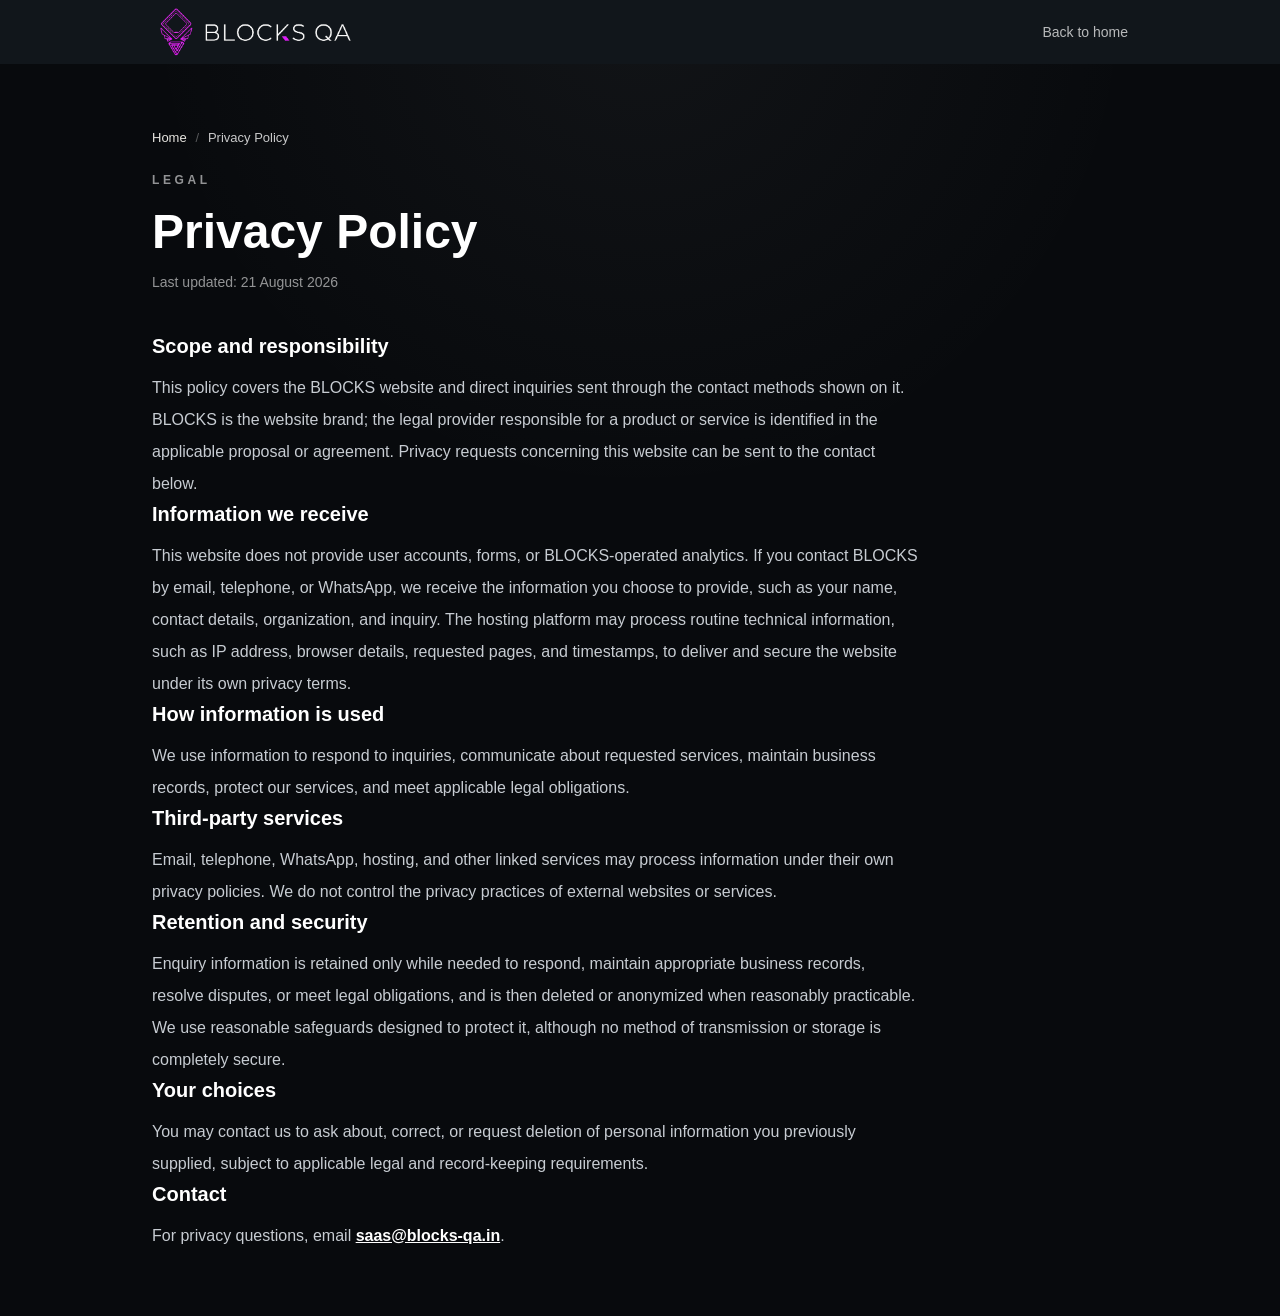
<file: privacy-policy.html>
<!doctype html>
<html lang="en">
<head>
    <meta charset="UTF-8">
    <meta name="viewport" content="width=device-width, initial-scale=1.0">
    <meta name="description" content="BLOCKS Privacy Policy">
    <meta property="og:type" content="website">
    <meta property="og:title" content="Privacy Policy | BLOCKS">
    <meta property="og:description" content="How the BLOCKS website handles information provided by visitors.">
    <meta property="og:url" content="https://blocks-qa.in/privacy-policy.html">
    <meta property="og:image" content="https://blocks-qa.in/images/brand/blocks-qa-logo-transparent.png">
    <meta property="og:site_name" content="BLOCKS">
    <meta name="twitter:card" content="summary_large_image">
    <meta name="twitter:title" content="Privacy Policy | BLOCKS">
    <meta name="twitter:description" content="How the BLOCKS website handles information provided by visitors.">
    <meta name="twitter:image" content="https://blocks-qa.in/images/brand/blocks-qa-logo-transparent.png">
    <link rel="canonical" href="https://blocks-qa.in/privacy-policy.html">
    <link rel="icon" type="image/png" href="images/brand/favicon-blocks-qa.png">
    <link rel="stylesheet" href="style.css">
    <title>Privacy Policy | BLOCKS</title>
    <script type="application/ld+json">
    {
      "@context": "https://schema.org",
      "@type": "BreadcrumbList",
      "itemListElement": [
        {"@type": "ListItem", "position": 1, "name": "Home", "item": "https://blocks-qa.in/"},
        {"@type": "ListItem", "position": 2, "name": "Privacy Policy", "item": "https://blocks-qa.in/privacy-policy.html"}
      ]
    }
    </script>
</head>
<body class="min-w-0 bg-[#11161B] text-white">
    <a class="skip-link" href="#main-content">Skip to main content</a>
    <!-- Policy navigation -->
    <header class="border-b border-white/10 bg-[#11161B]">
        <nav class="mx-auto flex max-w-5xl items-center justify-between px-4 py-5 sm:px-6">
            <a href="index.html" class="brand-lockup" aria-label="BLOCKS home">
                <img src="images/brand/blocks-qa-logo-transparent.png" alt="" width="208" height="64" class="brand-logo brand-logo-header" aria-hidden="true">
            </a>
            <a href="index.html" class="text-sm text-white/70 transition hover:text-white">Back to home</a>
        </nav>
    </header>

    <!-- Privacy policy content -->
    <main id="main-content" class="mx-auto max-w-5xl px-4 py-16 sm:px-6 sm:py-20">
        <article class="max-w-3xl">
            <nav class="site-breadcrumb" aria-label="Breadcrumb">
                <ol><li><a href="index.html">Home</a></li><li aria-current="page">Privacy Policy</li></ol>
            </nav>
            <p class="text-xs font-semibold uppercase tracking-[0.3em] text-white/56">Legal</p>
            <h1 class="font-heading mt-5 text-4xl font-semibold text-white sm:text-5xl">Privacy Policy</h1>
            <p class="mt-4 text-sm text-white/56">Last updated: 21 August 2026</p>

            <div class="mt-10 space-y-8 text-base leading-8 text-[#E8E6E1]">
                <section>
                    <h2 class="text-xl font-semibold text-white">Scope and responsibility</h2>
                    <p class="mt-3">This policy covers the BLOCKS website and direct inquiries sent through the contact methods shown on it. BLOCKS is the website brand; the legal provider responsible for a product or service is identified in the applicable proposal or agreement. Privacy requests concerning this website can be sent to the contact below.</p>
                </section>
                <section>
                    <h2 class="text-xl font-semibold text-white">Information we receive</h2>
                    <p class="mt-3">This website does not provide user accounts, forms, or BLOCKS-operated analytics. If you contact BLOCKS by email, telephone, or WhatsApp, we receive the information you choose to provide, such as your name, contact details, organization, and inquiry. The hosting platform may process routine technical information, such as IP address, browser details, requested pages, and timestamps, to deliver and secure the website under its own privacy terms.</p>
                </section>
                <section>
                    <h2 class="text-xl font-semibold text-white">How information is used</h2>
                    <p class="mt-3">We use information to respond to inquiries, communicate about requested services, maintain business records, protect our services, and meet applicable legal obligations.</p>
                </section>
                <section>
                    <h2 class="text-xl font-semibold text-white">Third-party services</h2>
                    <p class="mt-3">Email, telephone, WhatsApp, hosting, and other linked services may process information under their own privacy policies. We do not control the privacy practices of external websites or services.</p>
                </section>
                <section>
                    <h2 class="text-xl font-semibold text-white">Retention and security</h2>
                    <p class="mt-3">Enquiry information is retained only while needed to respond, maintain appropriate business records, resolve disputes, or meet legal obligations, and is then deleted or anonymized when reasonably practicable. We use reasonable safeguards designed to protect it, although no method of transmission or storage is completely secure.</p>
                </section>
                <section>
                    <h2 class="text-xl font-semibold text-white">Your choices</h2>
                    <p class="mt-3">You may contact us to ask about, correct, or request deletion of personal information you previously supplied, subject to applicable legal and record-keeping requirements.</p>
                </section>
                <section>
                    <h2 class="text-xl font-semibold text-white">Contact</h2>
                    <p class="mt-3">For privacy questions, email <a href="mailto:saas@blocks-qa.in" class="font-semibold text-white underline decoration-[#C0C0C0] underline-offset-4">saas@blocks-qa.in</a>.</p>
                </section>
            </div>
        </article>
    </main>
    <script src="copy-protection.js" defer></script>
</body>
</html>
</file>
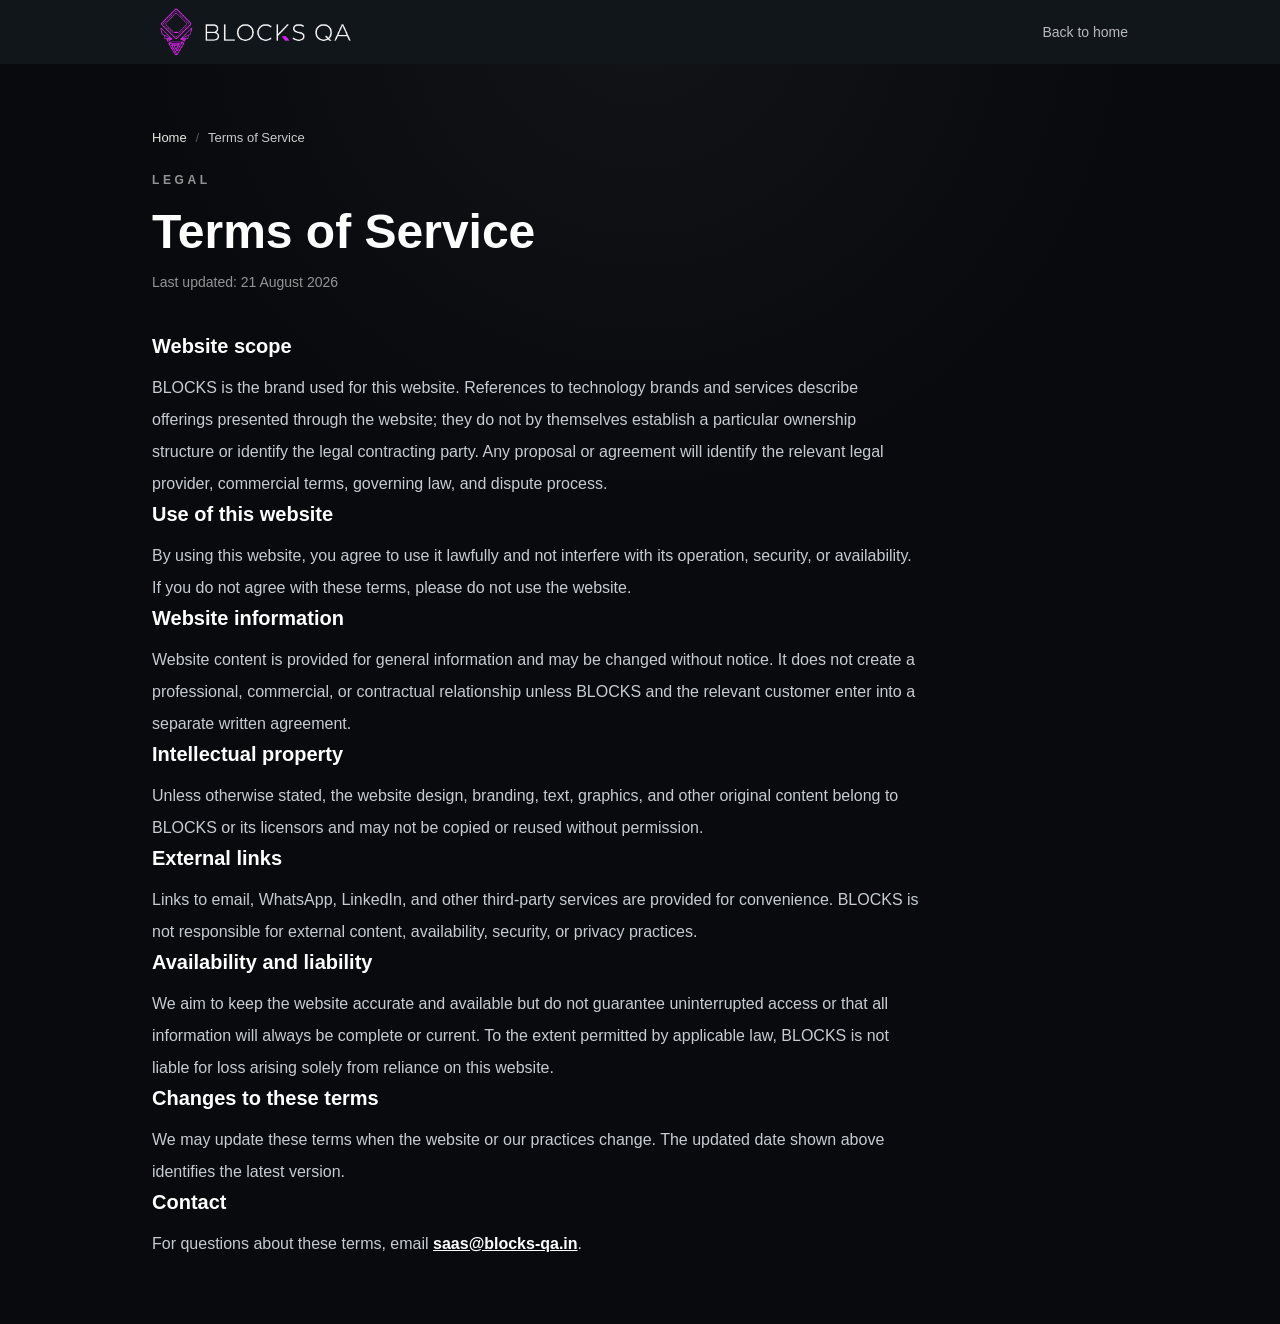
<file: terms-of-service.html>
<!doctype html>
<html lang="en">
<head>
    <meta charset="UTF-8">
    <meta name="viewport" content="width=device-width, initial-scale=1.0">
    <meta name="description" content="BLOCKS Terms of Service">
    <meta property="og:type" content="website">
    <meta property="og:title" content="Terms of Service | BLOCKS">
    <meta property="og:description" content="Terms governing use of the public BLOCKS website.">
    <meta property="og:url" content="https://blocks-qa.in/terms-of-service.html">
    <meta property="og:image" content="https://blocks-qa.in/images/brand/blocks-qa-logo-transparent.png">
    <meta property="og:site_name" content="BLOCKS">
    <meta name="twitter:card" content="summary_large_image">
    <meta name="twitter:title" content="Terms of Service | BLOCKS">
    <meta name="twitter:description" content="Terms governing use of the public BLOCKS website.">
    <meta name="twitter:image" content="https://blocks-qa.in/images/brand/blocks-qa-logo-transparent.png">
    <link rel="canonical" href="https://blocks-qa.in/terms-of-service.html">
    <link rel="icon" type="image/png" href="images/brand/favicon-blocks-qa.png">
    <link rel="stylesheet" href="style.css">
    <title>Terms of Service | BLOCKS</title>
    <script type="application/ld+json">
    {
      "@context": "https://schema.org",
      "@type": "BreadcrumbList",
      "itemListElement": [
        {"@type": "ListItem", "position": 1, "name": "Home", "item": "https://blocks-qa.in/"},
        {"@type": "ListItem", "position": 2, "name": "Terms of Service", "item": "https://blocks-qa.in/terms-of-service.html"}
      ]
    }
    </script>
</head>
<body class="min-w-0 bg-[#11161B] text-white">
    <a class="skip-link" href="#main-content">Skip to main content</a>
    <!-- Policy navigation -->
    <header class="border-b border-white/10 bg-[#11161B]">
        <nav class="mx-auto flex max-w-5xl items-center justify-between px-4 py-5 sm:px-6">
            <a href="index.html" class="brand-lockup" aria-label="BLOCKS home">
                <img src="images/brand/blocks-qa-logo-transparent.png" alt="" width="208" height="64" class="brand-logo brand-logo-header" aria-hidden="true">
            </a>
            <a href="index.html" class="text-sm text-white/70 transition hover:text-white">Back to home</a>
        </nav>
    </header>

    <!-- Terms of service content -->
    <main id="main-content" class="mx-auto max-w-5xl px-4 py-16 sm:px-6 sm:py-20">
        <article class="max-w-3xl">
            <nav class="site-breadcrumb" aria-label="Breadcrumb">
                <ol><li><a href="index.html">Home</a></li><li aria-current="page">Terms of Service</li></ol>
            </nav>
            <p class="text-xs font-semibold uppercase tracking-[0.3em] text-white/56">Legal</p>
            <h1 class="font-heading mt-5 text-4xl font-semibold text-white sm:text-5xl">Terms of Service</h1>
            <p class="mt-4 text-sm text-white/56">Last updated: 21 August 2026</p>

            <div class="mt-10 space-y-8 text-base leading-8 text-[#E8E6E1]">
                <section>
                    <h2 class="text-xl font-semibold text-white">Website scope</h2>
                    <p class="mt-3">BLOCKS is the brand used for this website. References to technology brands and services describe offerings presented through the website; they do not by themselves establish a particular ownership structure or identify the legal contracting party. Any proposal or agreement will identify the relevant legal provider, commercial terms, governing law, and dispute process.</p>
                </section>
                <section>
                    <h2 class="text-xl font-semibold text-white">Use of this website</h2>
                    <p class="mt-3">By using this website, you agree to use it lawfully and not interfere with its operation, security, or availability. If you do not agree with these terms, please do not use the website.</p>
                </section>
                <section>
                    <h2 class="text-xl font-semibold text-white">Website information</h2>
                    <p class="mt-3">Website content is provided for general information and may be changed without notice. It does not create a professional, commercial, or contractual relationship unless BLOCKS and the relevant customer enter into a separate written agreement.</p>
                </section>
                <section>
                    <h2 class="text-xl font-semibold text-white">Intellectual property</h2>
                    <p class="mt-3">Unless otherwise stated, the website design, branding, text, graphics, and other original content belong to BLOCKS or its licensors and may not be copied or reused without permission.</p>
                </section>
                <section>
                    <h2 class="text-xl font-semibold text-white">External links</h2>
                    <p class="mt-3">Links to email, WhatsApp, LinkedIn, and other third-party services are provided for convenience. BLOCKS is not responsible for external content, availability, security, or privacy practices.</p>
                </section>
                <section>
                    <h2 class="text-xl font-semibold text-white">Availability and liability</h2>
                    <p class="mt-3">We aim to keep the website accurate and available but do not guarantee uninterrupted access or that all information will always be complete or current. To the extent permitted by applicable law, BLOCKS is not liable for loss arising solely from reliance on this website.</p>
                </section>
                <section>
                    <h2 class="text-xl font-semibold text-white">Changes to these terms</h2>
                    <p class="mt-3">We may update these terms when the website or our practices change. The updated date shown above identifies the latest version.</p>
                </section>
                <section>
                    <h2 class="text-xl font-semibold text-white">Contact</h2>
                    <p class="mt-3">For questions about these terms, email <a href="mailto:saas@blocks-qa.in" class="font-semibold text-white underline decoration-[#C0C0C0] underline-offset-4">saas@blocks-qa.in</a>.</p>
                </section>
            </div>
        </article>
    </main>
    <script src="copy-protection.js" defer></script>
</body>
</html>
</file>
<file: style.css>
@font-face {
    font-family: __Inter_8b3a0b;
    font-style: normal;
    font-weight: 400;
    font-display: swap;
    src: local("Inter");
    unicode-range: u+0460-052f,u+1c80-1c8a,u+20b4,u+2de0-2dff,u+a640-a69f,u+fe2e-fe2f
}

@font-face {
    font-family: __Inter_8b3a0b;
    font-style: normal;
    font-weight: 400;
    font-display: swap;
    src: local("Inter");
    unicode-range: u+0301,u+0400-045f,u+0490-0491,u+04b0-04b1,u+2116
}

@font-face {
    font-family: __Inter_8b3a0b;
    font-style: normal;
    font-weight: 400;
    font-display: swap;
    src: local("Inter");
    unicode-range: u+1f??
}

@font-face {
    font-family: __Inter_8b3a0b;
    font-style: normal;
    font-weight: 400;
    font-display: swap;
    src: local("Inter");
    unicode-range: u+0370-0377,u+037a-037f,u+0384-038a,u+038c,u+038e-03a1,u+03a3-03ff
}

@font-face {
    font-family: __Inter_8b3a0b;
    font-style: normal;
    font-weight: 400;
    font-display: swap;
    src: local("Inter");
    unicode-range: u+0102-0103,u+0110-0111,u+0128-0129,u+0168-0169,u+01a0-01a1,u+01af-01b0,u+0300-0301,u+0303-0304,u+0308-0309,u+0323,u+0329,u+1ea0-1ef9,u+20ab
}

@font-face {
    font-family: __Inter_8b3a0b;
    font-style: normal;
    font-weight: 400;
    font-display: swap;
    src: local("Inter");
    unicode-range: u+0100-02ba,u+02bd-02c5,u+02c7-02cc,u+02ce-02d7,u+02dd-02ff,u+0304,u+0308,u+0329,u+1d00-1dbf,u+1e00-1e9f,u+1ef2-1eff,u+2020,u+20a0-20ab,u+20ad-20c0,u+2113,u+2c60-2c7f,u+a720-a7ff
}

@font-face {
    font-family: __Inter_8b3a0b;
    font-style: normal;
    font-weight: 400;
    font-display: swap;
    src: local("Inter");
    unicode-range: u+00??,u+0131,u+0152-0153,u+02bb-02bc,u+02c6,u+02da,u+02dc,u+0304,u+0308,u+0329,u+2000-206f,u+20ac,u+2122,u+2191,u+2193,u+2212,u+2215,u+feff,u+fffd
}

@font-face {
    font-family: __Inter_8b3a0b;
    font-style: normal;
    font-weight: 500;
    font-display: swap;
    src: local("Inter");
    unicode-range: u+0460-052f,u+1c80-1c8a,u+20b4,u+2de0-2dff,u+a640-a69f,u+fe2e-fe2f
}

@font-face {
    font-family: __Inter_8b3a0b;
    font-style: normal;
    font-weight: 500;
    font-display: swap;
    src: local("Inter");
    unicode-range: u+0301,u+0400-045f,u+0490-0491,u+04b0-04b1,u+2116
}

@font-face {
    font-family: __Inter_8b3a0b;
    font-style: normal;
    font-weight: 500;
    font-display: swap;
    src: local("Inter");
    unicode-range: u+1f??
}

@font-face {
    font-family: __Inter_8b3a0b;
    font-style: normal;
    font-weight: 500;
    font-display: swap;
    src: local("Inter");
    unicode-range: u+0370-0377,u+037a-037f,u+0384-038a,u+038c,u+038e-03a1,u+03a3-03ff
}

@font-face {
    font-family: __Inter_8b3a0b;
    font-style: normal;
    font-weight: 500;
    font-display: swap;
    src: local("Inter");
    unicode-range: u+0102-0103,u+0110-0111,u+0128-0129,u+0168-0169,u+01a0-01a1,u+01af-01b0,u+0300-0301,u+0303-0304,u+0308-0309,u+0323,u+0329,u+1ea0-1ef9,u+20ab
}

@font-face {
    font-family: __Inter_8b3a0b;
    font-style: normal;
    font-weight: 500;
    font-display: swap;
    src: local("Inter");
    unicode-range: u+0100-02ba,u+02bd-02c5,u+02c7-02cc,u+02ce-02d7,u+02dd-02ff,u+0304,u+0308,u+0329,u+1d00-1dbf,u+1e00-1e9f,u+1ef2-1eff,u+2020,u+20a0-20ab,u+20ad-20c0,u+2113,u+2c60-2c7f,u+a720-a7ff
}

@font-face {
    font-family: __Inter_8b3a0b;
    font-style: normal;
    font-weight: 500;
    font-display: swap;
    src: local("Inter");
    unicode-range: u+00??,u+0131,u+0152-0153,u+02bb-02bc,u+02c6,u+02da,u+02dc,u+0304,u+0308,u+0329,u+2000-206f,u+20ac,u+2122,u+2191,u+2193,u+2212,u+2215,u+feff,u+fffd
}

@font-face {
    font-family: __Inter_8b3a0b;
    font-style: normal;
    font-weight: 600;
    font-display: swap;
    src: local("Inter");
    unicode-range: u+0460-052f,u+1c80-1c8a,u+20b4,u+2de0-2dff,u+a640-a69f,u+fe2e-fe2f
}

@font-face {
    font-family: __Inter_8b3a0b;
    font-style: normal;
    font-weight: 600;
    font-display: swap;
    src: local("Inter");
    unicode-range: u+0301,u+0400-045f,u+0490-0491,u+04b0-04b1,u+2116
}

@font-face {
    font-family: __Inter_8b3a0b;
    font-style: normal;
    font-weight: 600;
    font-display: swap;
    src: local("Inter");
    unicode-range: u+1f??
}

@font-face {
    font-family: __Inter_8b3a0b;
    font-style: normal;
    font-weight: 600;
    font-display: swap;
    src: local("Inter");
    unicode-range: u+0370-0377,u+037a-037f,u+0384-038a,u+038c,u+038e-03a1,u+03a3-03ff
}

@font-face {
    font-family: __Inter_8b3a0b;
    font-style: normal;
    font-weight: 600;
    font-display: swap;
    src: local("Inter");
    unicode-range: u+0102-0103,u+0110-0111,u+0128-0129,u+0168-0169,u+01a0-01a1,u+01af-01b0,u+0300-0301,u+0303-0304,u+0308-0309,u+0323,u+0329,u+1ea0-1ef9,u+20ab
}

@font-face {
    font-family: __Inter_8b3a0b;
    font-style: normal;
    font-weight: 600;
    font-display: swap;
    src: local("Inter");
    unicode-range: u+0100-02ba,u+02bd-02c5,u+02c7-02cc,u+02ce-02d7,u+02dd-02ff,u+0304,u+0308,u+0329,u+1d00-1dbf,u+1e00-1e9f,u+1ef2-1eff,u+2020,u+20a0-20ab,u+20ad-20c0,u+2113,u+2c60-2c7f,u+a720-a7ff
}

@font-face {
    font-family: __Inter_8b3a0b;
    font-style: normal;
    font-weight: 600;
    font-display: swap;
    src: local("Inter");
    unicode-range: u+00??,u+0131,u+0152-0153,u+02bb-02bc,u+02c6,u+02da,u+02dc,u+0304,u+0308,u+0329,u+2000-206f,u+20ac,u+2122,u+2191,u+2193,u+2212,u+2215,u+feff,u+fffd
}

@font-face {
    font-family: __Inter_8b3a0b;
    font-style: normal;
    font-weight: 700;
    font-display: swap;
    src: local("Inter");
    unicode-range: u+0460-052f,u+1c80-1c8a,u+20b4,u+2de0-2dff,u+a640-a69f,u+fe2e-fe2f
}

@font-face {
    font-family: __Inter_8b3a0b;
    font-style: normal;
    font-weight: 700;
    font-display: swap;
    src: local("Inter");
    unicode-range: u+0301,u+0400-045f,u+0490-0491,u+04b0-04b1,u+2116
}

@font-face {
    font-family: __Inter_8b3a0b;
    font-style: normal;
    font-weight: 700;
    font-display: swap;
    src: local("Inter");
    unicode-range: u+1f??
}

@font-face {
    font-family: __Inter_8b3a0b;
    font-style: normal;
    font-weight: 700;
    font-display: swap;
    src: local("Inter");
    unicode-range: u+0370-0377,u+037a-037f,u+0384-038a,u+038c,u+038e-03a1,u+03a3-03ff
}

@font-face {
    font-family: __Inter_8b3a0b;
    font-style: normal;
    font-weight: 700;
    font-display: swap;
    src: local("Inter");
    unicode-range: u+0102-0103,u+0110-0111,u+0128-0129,u+0168-0169,u+01a0-01a1,u+01af-01b0,u+0300-0301,u+0303-0304,u+0308-0309,u+0323,u+0329,u+1ea0-1ef9,u+20ab
}

@font-face {
    font-family: __Inter_8b3a0b;
    font-style: normal;
    font-weight: 700;
    font-display: swap;
    src: local("Inter");
    unicode-range: u+0100-02ba,u+02bd-02c5,u+02c7-02cc,u+02ce-02d7,u+02dd-02ff,u+0304,u+0308,u+0329,u+1d00-1dbf,u+1e00-1e9f,u+1ef2-1eff,u+2020,u+20a0-20ab,u+20ad-20c0,u+2113,u+2c60-2c7f,u+a720-a7ff
}

@font-face {
    font-family: __Inter_8b3a0b;
    font-style: normal;
    font-weight: 700;
    font-display: swap;
    src: local("Inter");
    unicode-range: u+00??,u+0131,u+0152-0153,u+02bb-02bc,u+02c6,u+02da,u+02dc,u+0304,u+0308,u+0329,u+2000-206f,u+20ac,u+2122,u+2191,u+2193,u+2212,u+2215,u+feff,u+fffd
}

@font-face {
    font-family: __Inter_Fallback_8b3a0b;
    src: local("Arial");
    ascent-override:90.49%;descent-override:22.56%;line-gap-override:0.00%;size-adjust:107.06%}

.__className_8b3a0b {
    font-family: __Inter_8b3a0b,__Inter_Fallback_8b3a0b;
    font-style: normal
}

.__variable_8b3a0b {
    --font-body: "__Inter_8b3a0b","__Inter_Fallback_8b3a0b"
}

/*! tailwindcss v4.2.2 | MIT License | https://tailwindcss.com */
@layer properties {
    @supports (((-webkit-hyphens: none)) and (not (margin-trim:inline))) or ((-moz-orient:inline) and (not (color:rgb(from red r g b)))) {
        *,::backdrop,:after,:before {
            --tw-translate-x:0;
            --tw-translate-y: 0;
            --tw-translate-z: 0;
            --tw-rotate-x: initial;
            --tw-rotate-y: initial;
            --tw-rotate-z: initial;
            --tw-skew-x: initial;
            --tw-skew-y: initial;
            --tw-space-y-reverse: 0;
            --tw-border-style: solid;
            --tw-gradient-position: initial;
            --tw-gradient-from: #0000;
            --tw-gradient-via: #0000;
            --tw-gradient-to: #0000;
            --tw-gradient-stops: initial;
            --tw-gradient-via-stops: initial;
            --tw-gradient-from-position: 0%;
            --tw-gradient-via-position: 50%;
            --tw-gradient-to-position: 100%;
            --tw-leading: initial;
            --tw-font-weight: initial;
            --tw-tracking: initial;
            --tw-shadow: 0 0 #0000;
            --tw-shadow-color: initial;
            --tw-shadow-alpha: 100%;
            --tw-inset-shadow: 0 0 #0000;
            --tw-inset-shadow-color: initial;
            --tw-inset-shadow-alpha: 100%;
            --tw-ring-color: initial;
            --tw-ring-shadow: 0 0 #0000;
            --tw-inset-ring-color: initial;
            --tw-inset-ring-shadow: 0 0 #0000;
            --tw-ring-inset: initial;
            --tw-ring-offset-width: 0px;
            --tw-ring-offset-color: #fff;
            --tw-ring-offset-shadow: 0 0 #0000;
            --tw-blur: initial;
            --tw-brightness: initial;
            --tw-contrast: initial;
            --tw-grayscale: initial;
            --tw-hue-rotate: initial;
            --tw-invert: initial;
            --tw-opacity: initial;
            --tw-saturate: initial;
            --tw-sepia: initial;
            --tw-drop-shadow: initial;
            --tw-drop-shadow-color: initial;
            --tw-drop-shadow-alpha: 100%;
            --tw-drop-shadow-size: initial;
            --tw-backdrop-blur: initial;
            --tw-backdrop-brightness: initial;
            --tw-backdrop-contrast: initial;
            --tw-backdrop-grayscale: initial;
            --tw-backdrop-hue-rotate: initial;
            --tw-backdrop-invert: initial;
            --tw-backdrop-opacity: initial;
            --tw-backdrop-saturate: initial;
            --tw-backdrop-sepia: initial;
            --tw-duration: initial;
            --tw-scale-x: 1;
            --tw-scale-y: 1;
            --tw-scale-z: 1
        }
    }
}

@layer theme {
    :host,:root {
        --font-sans: ui-sans-serif,system-ui,sans-serif,"Apple Color Emoji","Segoe UI Emoji","Segoe UI Symbol","Noto Color Emoji";
        --font-mono: ui-monospace,SFMono-Regular,Menlo,Monaco,Consolas,"Liberation Mono","Courier New",monospace;
        --color-black: #1a1e23;
        --color-white: #fff;
        --spacing: .25rem;
        --container-sm: 24rem;
        --container-xl: 36rem;
        --container-2xl: 42rem;
        --container-3xl: 48rem;
        --container-4xl: 56rem;
        --container-5xl: 64rem;
        --container-7xl: 80rem;
        --text-xs: .75rem;
        --text-xs--line-height: calc(1 / .75);
        --text-sm: .875rem;
        --text-sm--line-height: calc(1.25 / .875);
        --text-base: 1rem;
        --text-base--line-height: calc(1.5 / 1);
        --text-lg: 1.125rem;
        --text-lg--line-height: calc(1.75 / 1.125);
        --text-xl: 1.25rem;
        --text-xl--line-height: calc(1.75 / 1.25);
        --text-2xl: 1.5rem;
        --text-2xl--line-height: calc(2 / 1.5);
        --text-3xl: 1.875rem;
        --text-3xl--line-height: calc(2.25 / 1.875);
        --text-4xl: 2.25rem;
        --text-4xl--line-height: calc(2.5 / 2.25);
        --text-5xl: 3rem;
        --text-5xl--line-height: 1;
        --text-6xl: 3.75rem;
        --text-6xl--line-height: 1;
        --text-7xl: 4.5rem;
        --text-7xl--line-height: 1;
        --font-weight-light: 300;
        --font-weight-medium: 500;
        --font-weight-semibold: 600;
        --font-weight-bold: 700;
        --leading-tight: 1.25;
        --radius-md: .375rem;
        --radius-lg: .5rem;
        --radius-2xl: 1rem;
        --blur-sm: 8px;
        --blur-lg: 16px;
        --blur-xl: 24px;
        --default-transition-duration: .15s;
        --default-transition-timing-function: cubic-bezier(.4,0,.2,1);
        --default-font-family: var(--font-sans);
        --default-mono-font-family: var(--font-mono);
        --color-charcoal: #c7ccd2;
        --color-charcoal-light: #9da4ac;
        --color-gold: #c7ccd2;
        --color-gold-dark: #9299a1;
        --color-cream: #080a0d;
        --color-cream-dark: #c7ccd2;
        --color-warm-white: #f5f7f9;
        --font-body: var(--font-body),ui-sans-serif,system-ui,sans-serif;
        --font-heading: "Gilroy",var(--font-body),ui-sans-serif,system-ui,sans-serif
    }
}

@layer base {
    *,::backdrop,:after,:before {
        box-sizing: border-box;
        border: 0 solid;
        margin: 0;
        padding: 0
    }

    ::file-selector-button {
        box-sizing: border-box;
        border: 0 solid;
        margin: 0;
        padding: 0
    }

    :host,html {
        -webkit-text-size-adjust: 100%;
        tab-size: 4;
        line-height: 1.5;
        font-family: var(--default-font-family,ui-sans-serif,system-ui,sans-serif,"Apple Color Emoji","Segoe UI Emoji","Segoe UI Symbol","Noto Color Emoji");
        font-feature-settings: var(--default-font-feature-settings,normal);
        font-variation-settings: var(--default-font-variation-settings,normal);
        -webkit-tap-highlight-color: transparent
    }

    hr {
        height: 0;
        color: inherit;
        border-top-width: 1px
    }

    abbr:where([title]) {
        -webkit-text-decoration:underline dotted;
        text-decoration: underline dotted
    }

    h1,h2,h3,h4,h5,h6 {
        font-size: inherit;
        font-weight: inherit
    }

    a {
        color: inherit;
        -webkit-text-decoration: inherit;
        text-decoration: inherit
    }

    b,strong {
        font-weight: bolder
    }

    code,kbd,pre,samp {
        font-family: var(--default-mono-font-family,ui-monospace,SFMono-Regular,Menlo,Monaco,Consolas,"Liberation Mono","Courier New",monospace);
        font-feature-settings: var(--default-mono-font-feature-settings,normal);
        font-variation-settings: var(--default-mono-font-variation-settings,normal);
        font-size: 1em
    }

    small {
        font-size: 80%
    }

    sub,sup {
        vertical-align: baseline;
        font-size: 75%;
        line-height: 0;
        position: relative
    }

    sub {
        bottom: -.25em
    }

    sup {
        top: -.5em
    }

    table {
        text-indent: 0;
        border-color: inherit;
        border-collapse: collapse
    }

    :-moz-focusring {
        outline: auto
    }

    progress {
        vertical-align: baseline
    }

    summary {
        display: list-item
    }

    menu,ol,ul {
        list-style: none
    }

    audio,canvas,embed,iframe,img,object,svg,video {
        vertical-align: middle;
        display: block
    }

    img,video {
        max-width: 100%;
        height: auto
    }

    button,input,optgroup,select,textarea {
        font: inherit;
        font-feature-settings: inherit;
        font-variation-settings: inherit;
        letter-spacing: inherit;
        color: inherit;
        opacity: 1;
        background-color: #0000;
        border-radius: 0
    }

    ::file-selector-button {
        font: inherit;
        font-feature-settings: inherit;
        font-variation-settings: inherit;
        letter-spacing: inherit;
        color: inherit;
        opacity: 1;
        background-color: #0000;
        border-radius: 0
    }

    :where(select:is([multiple],[size])) optgroup {
        font-weight:bolder
    }

    :where(select:is([multiple],[size])) optgroup option {
        padding-inline-start:20px
    }

    ::file-selector-button {
        margin-inline-end:4px}

    ::placeholder {
        opacity: 1
    }

    @supports (not ((-webkit-appearance: -apple-pay-button))) or (contain-intrinsic-size:1px) {
        ::placeholder {
            color:currentColor
        }

        @supports (color: color-mix(in lab,red,red)) {
            ::placeholder {
                color:color-mix(in oklab,currentcolor 50%,transparent)
            }
        }
    }

    textarea {
        resize: vertical
    }

    ::-webkit-search-decoration {
        -webkit-appearance: none
    }

    ::-webkit-date-and-time-value {
        min-height: 1lh;
        text-align: inherit
    }

    ::-webkit-datetime-edit {
        display: inline-flex
    }

    ::-webkit-datetime-edit-fields-wrapper {
        padding: 0
    }

    ::-webkit-datetime-edit,::-webkit-datetime-edit-year-field {
        padding-block:0}

    ::-webkit-datetime-edit-day-field,::-webkit-datetime-edit-month-field {
        padding-block:0}

    ::-webkit-datetime-edit-hour-field,::-webkit-datetime-edit-minute-field {
        padding-block:0}

    ::-webkit-datetime-edit-millisecond-field,::-webkit-datetime-edit-second-field {
        padding-block:0}

    ::-webkit-datetime-edit-meridiem-field {
        padding-block:0}

    ::-webkit-calendar-picker-indicator {
        line-height: 1
    }

    :-moz-ui-invalid {
        box-shadow: none
    }

    button,input:where([type=button],[type=reset],[type=submit]) {
        appearance:button
    }

    ::file-selector-button {
        appearance: button
    }

    ::-webkit-inner-spin-button,::-webkit-outer-spin-button {
        height: auto
    }

    [hidden]:where(:not([hidden=until-found])) {
        display:none!important
    }
}

@layer components;@layer utilities {
    .pointer-events-auto {
        pointer-events: auto
    }

    .pointer-events-none {
        pointer-events: none
    }

    .invisible {
        visibility: hidden
    }

    .visible {
        visibility: visible
    }

    .absolute {
        position: absolute
    }

    .fixed {
        position: fixed
    }

    .relative {
        position: relative
    }

    .static {
        position: static
    }

    .inset-0 {
        inset: calc(var(--spacing) * 0)
    }

    .inset-x-0 {
        inset-inline: calc(var(--spacing) * 0)
    }

    .start {
        inset-inline-start: var(--spacing)
    }

    .end {
        inset-inline-end: var(--spacing)
    }

    .top-0 {
        top: calc(var(--spacing) * 0)
    }

    .right-0 {
        right: calc(var(--spacing) * 0)
    }

    .right-3 {
        right: calc(var(--spacing) * 3)
    }

    .right-6 {
        right: calc(var(--spacing) * 6)
    }

    .bottom-0 {
        bottom: calc(var(--spacing) * 0)
    }

    .bottom-6 {
        bottom: calc(var(--spacing) * 6)
    }

    .left-3 {
        left: calc(var(--spacing) * 3)
    }

    .z-10 {
        z-index: 10
    }

    .z-50 {
        z-index: 50
    }

    .z-\[55\] {
        z-index: 55
    }

    .z-\[60\] {
        z-index: 60
    }

    .mx-auto {
        margin-inline:auto}

    .mt-2 {
        margin-top: calc(var(--spacing) * 2)
    }

    .mt-3 {
        margin-top: calc(var(--spacing) * 3)
    }

    .mt-4 {
        margin-top: calc(var(--spacing) * 4)
    }

    .mt-5 {
        margin-top: calc(var(--spacing) * 5)
    }

    .mt-6 {
        margin-top: calc(var(--spacing) * 6)
    }

    .mt-7 {
        margin-top: calc(var(--spacing) * 7)
    }

    .mt-8 {
        margin-top: calc(var(--spacing) * 8)
    }

    .mt-10 {
        margin-top: calc(var(--spacing) * 10)
    }

    .mt-\[10px\] {
        margin-top: 10px
    }

    .mb-2 {
        margin-bottom: calc(var(--spacing) * 2)
    }

    .mb-3 {
        margin-bottom: calc(var(--spacing) * 3)
    }

    .mb-4 {
        margin-bottom: calc(var(--spacing) * 4)
    }

    .mb-12 {
        margin-bottom: calc(var(--spacing) * 12)
    }

    .block {
        display: block
    }

    .flex {
        display: flex
    }

    .grid {
        display: grid
    }

    .hidden {
        display: none
    }

    .inline-flex {
        display: inline-flex
    }

    .table {
        display: table
    }

    .h-0\.5 {
        height: calc(var(--spacing) * .5)
    }

    .h-2 {
        height: calc(var(--spacing) * 2)
    }

    .h-4 {
        height: calc(var(--spacing) * 4)
    }

    .h-5 {
        height: calc(var(--spacing) * 5)
    }

    .h-6 {
        height: calc(var(--spacing) * 6)
    }

    .h-7 {
        height: calc(var(--spacing) * 7)
    }

    .h-8 {
        height: calc(var(--spacing) * 8)
    }

    .h-12 {
        height: calc(var(--spacing) * 12)
    }

    .h-14 {
        height: calc(var(--spacing) * 14)
    }

    .h-full {
        height: 100%
    }

    .min-h-11 {
        min-height: calc(var(--spacing) * 11)
    }

    .min-h-12 {
        min-height: calc(var(--spacing) * 12)
    }

    .min-h-\[60vh\] {
        min-height: 60vh
    }

    .min-h-screen {
        min-height: 100vh
    }

    .w-2 {
        width: calc(var(--spacing) * 2)
    }

    .w-4 {
        width: calc(var(--spacing) * 4)
    }

    .w-5 {
        width: calc(var(--spacing) * 5)
    }

    .w-6 {
        width: calc(var(--spacing) * 6)
    }

    .w-7 {
        width: calc(var(--spacing) * 7)
    }

    .w-10 {
        width: calc(var(--spacing) * 10)
    }

    .w-12 {
        width: calc(var(--spacing) * 12)
    }

    .w-14 {
        width: calc(var(--spacing) * 14)
    }

    .w-16 {
        width: calc(var(--spacing) * 16)
    }

    .w-full {
        width: 100%
    }

    .w-px {
        width: 1px
    }

    .max-w-2xl {
        max-width: var(--container-2xl)
    }

    .max-w-3xl {
        max-width: var(--container-3xl)
    }

    .max-w-4xl {
        max-width: var(--container-4xl)
    }

    .max-w-5xl {
        max-width: var(--container-5xl)
    }

    .max-w-7xl {
        max-width: var(--container-7xl)
    }

    .max-w-sm {
        max-width: var(--container-sm)
    }

    .max-w-xl {
        max-width: var(--container-xl)
    }

    .min-w-0 {
        min-width: calc(var(--spacing) * 0)
    }

    .min-w-\[180px\] {
        min-width: 180px
    }

    .min-w-\[220px\] {
        min-width: 220px
    }

    .flex-1 {
        flex: 1
    }

    .flex-shrink {
        flex-shrink: 1
    }

    .shrink-0 {
        flex-shrink: 0
    }

    .border-collapse {
        border-collapse: collapse
    }

    .translate-x-0 {
        --tw-translate-x: calc(var(--spacing) * 0)
    }

    .translate-x-0,.translate-x-full {
        translate: var(--tw-translate-x) var(--tw-translate-y)
    }

    .translate-x-full {
        --tw-translate-x: 100%
    }

    .transform {
        transform: var(--tw-rotate-x,) var(--tw-rotate-y,) var(--tw-rotate-z,) var(--tw-skew-x,) var(--tw-skew-y,)
    }

    .cursor-pointer {
        cursor: pointer
    }

    .resize {
        resize: both
    }

    .flex-col {
        flex-direction: column
    }

    .flex-wrap {
        flex-wrap: wrap
    }

    .items-center {
        align-items: center
    }

    .items-start {
        align-items: flex-start
    }

    .justify-between {
        justify-content: space-between
    }

    .justify-center {
        justify-content: center
    }

    .justify-end {
        justify-content: flex-end
    }

    .gap-2 {
        gap: calc(var(--spacing) * 2)
    }

    .gap-3 {
        gap: calc(var(--spacing) * 3)
    }

    .gap-4 {
        gap: calc(var(--spacing) * 4)
    }

    .gap-5 {
        gap: calc(var(--spacing) * 5)
    }

    .gap-6 {
        gap: calc(var(--spacing) * 6)
    }

    .gap-8 {
        gap: calc(var(--spacing) * 8)
    }

    .gap-10 {
        gap: calc(var(--spacing) * 10)
    }

    .gap-12 {
        gap: calc(var(--spacing) * 12)
    }

    :where(.space-y-2>:not(:last-child)) {
        --tw-space-y-reverse: 0;
        margin-block-start:calc(calc(var(--spacing) * 2) * var(--tw-space-y-reverse));margin-block-end: calc(calc(var(--spacing) * 2) * calc(1 - var(--tw-space-y-reverse)))
    }

    :where(.space-y-3>:not(:last-child)) {
        --tw-space-y-reverse: 0;
        margin-block-start:calc(calc(var(--spacing) * 3) * var(--tw-space-y-reverse));margin-block-end: calc(calc(var(--spacing) * 3) * calc(1 - var(--tw-space-y-reverse)))
    }

    :where(.space-y-4>:not(:last-child)) {
        --tw-space-y-reverse: 0;
        margin-block-start:calc(calc(var(--spacing) * 4) * var(--tw-space-y-reverse));margin-block-end: calc(calc(var(--spacing) * 4) * calc(1 - var(--tw-space-y-reverse)))
    }

    :where(.space-y-5>:not(:last-child)) {
        --tw-space-y-reverse: 0;
        margin-block-start:calc(calc(var(--spacing) * 5) * var(--tw-space-y-reverse));margin-block-end: calc(calc(var(--spacing) * 5) * calc(1 - var(--tw-space-y-reverse)))
    }

    .overflow-hidden {
        overflow: hidden
    }

    .overflow-y-auto {
        overflow-y: auto
    }

    .rounded-2xl {
        border-radius: var(--radius-2xl)
    }

    .rounded-\[1\.6rem\] {
        border-radius: 1.6rem
    }

    .rounded-\[1\.9rem\] {
        border-radius: 1.9rem
    }

    .rounded-\[1\.75rem\] {
        border-radius: 1.75rem
    }

    .rounded-\[2\.2rem\] {
        border-radius: 2.2rem
    }

    .rounded-\[2rem\] {
        border-radius: 2rem
    }

    .rounded-full {
        border-radius: 3.40282e+38px
    }

    .rounded-lg {
        border-radius: var(--radius-lg)
    }

    .rounded-md {
        border-radius: var(--radius-md)
    }

    .border {
        border-style: var(--tw-border-style);
        border-width: 1px
    }

    .border-t {
        border-top-style: var(--tw-border-style);
        border-top-width: 1px
    }

    .border-\[\#2F6F5E\] {
        border-color: #2f6f5e
    }

    .border-\[\#2F3841\]\/10 {
        border-color: oklab(33.6049% -.00736512 -.0186236/.1)
    }

    .border-\[\#2F3841\]\/12 {
        border-color: oklab(33.6049% -.00736512 -.0186236/.12)
    }

    .border-\[\#285B4D\] {
        border-color: #285b4d
    }

    .border-\[\#D1BE98\] {
        border-color: #c7ccd2
    }

    .border-black\/8 {
        border-color: #1a1e2314
    }

    @supports (color: color-mix(in lab,red,red)) {
        .border-black\/8 {
            border-color:color-mix(in oklab,var(--color-black) 8%,transparent)
        }
    }

    .border-gold {
        border-color: var(--color-gold)
    }

    .border-gold\/80 {
        border-color: #2f3841cc
    }

    @supports (color: color-mix(in lab,red,red)) {
        .border-gold\/80 {
            border-color:color-mix(in oklab,var(--color-gold) 80%,transparent)
        }
    }

    .border-white\/8 {
        border-color: #ffffff14
    }

    @supports (color: color-mix(in lab,red,red)) {
        .border-white\/8 {
            border-color:color-mix(in oklab,var(--color-white) 8%,transparent)
        }
    }

    .border-white\/10 {
        border-color: #ffffff1a
    }

    @supports (color: color-mix(in lab,red,red)) {
        .border-white\/10 {
            border-color:color-mix(in oklab,var(--color-white) 10%,transparent)
        }
    }

    .border-white\/12 {
        border-color: #ffffff1f
    }

    @supports (color: color-mix(in lab,red,red)) {
        .border-white\/12 {
            border-color:color-mix(in oklab,var(--color-white) 12%,transparent)
        }
    }

    .border-white\/18 {
        border-color: #ffffff2e
    }

    @supports (color: color-mix(in lab,red,red)) {
        .border-white\/18 {
            border-color:color-mix(in oklab,var(--color-white) 18%,transparent)
        }
    }

    .bg-\[\#1A1E23\] {
        background-color: #1a1e23
    }

    .bg-\[\#2F6F5E\] {
        background-color: #2f6f5e
    }

    .bg-\[\#151A20\] {
        background-color: #151a20
    }

    .bg-\[\#11161B\] {
        background-color: #11161b
    }

    .bg-\[\#11161B\]\/82 {
        background-color: oklab(19.7295% -.00466139 -.0118163/.82)
    }

    .bg-\[\#11161B\]\/94 {
        background-color: oklab(19.7295% -.00466139 -.0118163/.94)
    }

    .bg-\[\#D1BE98\] {
        background-color: #c7ccd2
    }

    .bg-\[\#F5F3EE\] {
        background-color: #f5f3ee
    }

    .bg-\[\#F8F6F1\] {
        background-color: #f8f6f1
    }

    .bg-black\/18 {
        background-color: #1a1e232e
    }

    @supports (color: color-mix(in lab,red,red)) {
        .bg-black\/18 {
            background-color:color-mix(in oklab,var(--color-black) 18%,transparent)
        }
    }

    .bg-black\/55 {
        background-color: #1a1e238c
    }

    @supports (color: color-mix(in lab,red,red)) {
        .bg-black\/55 {
            background-color:color-mix(in oklab,var(--color-black) 55%,transparent)
        }
    }

    .bg-charcoal {
        background-color: var(--color-charcoal)
    }

    .bg-cream {
        background-color: var(--color-cream)
    }

    .bg-gold {
        background-color: var(--color-gold)
    }

    .bg-white {
        background-color: var(--color-white)
    }

    .bg-white\/5 {
        background-color: #ffffff0d
    }

    @supports (color: color-mix(in lab,red,red)) {
        .bg-white\/5 {
            background-color:color-mix(in oklab,var(--color-white) 5%,transparent)
        }
    }

    .bg-white\/6 {
        background-color: #ffffff0f
    }

    @supports (color: color-mix(in lab,red,red)) {
        .bg-white\/6 {
            background-color:color-mix(in oklab,var(--color-white) 6%,transparent)
        }
    }

    .bg-white\/8 {
        background-color: #ffffff14
    }

    @supports (color: color-mix(in lab,red,red)) {
        .bg-white\/8 {
            background-color:color-mix(in oklab,var(--color-white) 8%,transparent)
        }
    }

    .bg-white\/10 {
        background-color: #ffffff1a
    }

    @supports (color: color-mix(in lab,red,red)) {
        .bg-white\/10 {
            background-color:color-mix(in oklab,var(--color-white) 10%,transparent)
        }
    }

    .bg-white\/92 {
        background-color: #ffffffeb
    }

    @supports (color: color-mix(in lab,red,red)) {
        .bg-white\/92 {
            background-color:color-mix(in oklab,var(--color-white) 92%,transparent)
        }
    }

    .bg-white\/\[0\.04\] {
        background-color: #ffffff0a
    }

    @supports (color: color-mix(in lab,red,red)) {
        .bg-white\/\[0\.04\] {
            background-color:color-mix(in oklab,var(--color-white) 4%,transparent)
        }
    }

    .bg-gradient-to-b {
        --tw-gradient-position: to bottom in oklab;
        background-image: linear-gradient(var(--tw-gradient-stops))
    }

    .bg-\[linear-gradient\(135deg\,rgba\(255\,255\,255\,0\.07\)\,rgba\(255\,255\,255\,0\.03\)\)\] {
        background-image: linear-gradient(135deg,#ffffff12,#ffffff08)
    }

    .bg-\[linear-gradient\(180deg\,rgba\(11\,15\,19\,0\.62\)\,rgba\(11\,15\,19\,0\.84\)_55\%\,rgba\(11\,15\,19\,0\.98\)\)\] {
        background-image: linear-gradient(#0b0f139e,#0b0f13d6 55%,#0b0f13fa)
    }

    .from-black\/70 {
        --tw-gradient-from: #1a1e23b3
    }

    @supports (color: color-mix(in lab,red,red)) {
        .from-black\/70 {
            --tw-gradient-from:color-mix(in oklab,var(--color-black) 70%,transparent)
        }
    }

    .from-black\/70 {
        --tw-gradient-stops: var(--tw-gradient-via-stops,var(--tw-gradient-position),var(--tw-gradient-from) var(--tw-gradient-from-position),var(--tw-gradient-to) var(--tw-gradient-to-position))
    }

    .via-black\/60 {
        --tw-gradient-via: #1a1e2399
    }

    @supports (color: color-mix(in lab,red,red)) {
        .via-black\/60 {
            --tw-gradient-via:color-mix(in oklab,var(--color-black) 60%,transparent)
        }
    }

    .via-black\/60 {
        --tw-gradient-via-stops: var(--tw-gradient-position),var(--tw-gradient-from) var(--tw-gradient-from-position),var(--tw-gradient-via) var(--tw-gradient-via-position),var(--tw-gradient-to) var(--tw-gradient-to-position);
        --tw-gradient-stops: var(--tw-gradient-via-stops)
    }

    .to-\[\#1A1E23\] {
        --tw-gradient-to: #1a1e23;
        --tw-gradient-stops: var(--tw-gradient-via-stops,var(--tw-gradient-position),var(--tw-gradient-from) var(--tw-gradient-from-position),var(--tw-gradient-to) var(--tw-gradient-to-position))
    }

    .object-cover {
        object-fit: cover
    }

    .p-2 {
        padding: calc(var(--spacing) * 2)
    }

    .p-5 {
        padding: calc(var(--spacing) * 5)
    }

    .p-6 {
        padding: calc(var(--spacing) * 6)
    }

    .p-7 {
        padding: calc(var(--spacing) * 7)
    }

    .p-8 {
        padding: calc(var(--spacing) * 8)
    }

    .px-3 {
        padding-inline:calc(var(--spacing) * 3)}

    .px-4 {
        padding-inline: calc(var(--spacing) * 4)
    }

    .px-5 {
        padding-inline:calc(var(--spacing) * 5)}

    .px-6 {
        padding-inline: calc(var(--spacing) * 6)
    }

    .px-8 {
        padding-inline:calc(var(--spacing) * 8)}

    .py-1\.5 {
        padding-block: calc(var(--spacing) * 1.5)
    }

    .py-2 {
        padding-block:calc(var(--spacing) * 2)}

    .py-2\.5 {
        padding-block: calc(var(--spacing) * 2.5)
    }

    .py-3 {
        padding-block:calc(var(--spacing) * 3)}

    .py-4 {
        padding-block: calc(var(--spacing) * 4)
    }

    .py-10 {
        padding-block:calc(var(--spacing) * 10)}

    .py-16 {
        padding-block: calc(var(--spacing) * 16)
    }

    .py-24 {
        padding-block:calc(var(--spacing) * 24)}

    .pt-6 {
        padding-top: calc(var(--spacing) * 6)
    }

    .pt-24 {
        padding-top: calc(var(--spacing) * 24)
    }

    .pt-32 {
        padding-top: calc(var(--spacing) * 32)
    }

    .pb-8 {
        padding-bottom: calc(var(--spacing) * 8)
    }

    .pb-18 {
        padding-bottom: calc(var(--spacing) * 18)
    }

    .pb-20 {
        padding-bottom: calc(var(--spacing) * 20)
    }

    .text-center {
        text-align: center
    }

    .font-heading {
        font-family: var(--font-heading)
    }

    .text-2xl {
        font-size: var(--text-2xl);
        line-height: var(--tw-leading,var(--text-2xl--line-height))
    }

    .text-3xl {
        font-size: var(--text-3xl);
        line-height: var(--tw-leading,var(--text-3xl--line-height))
    }

    .text-4xl {
        font-size: var(--text-4xl);
        line-height: var(--tw-leading,var(--text-4xl--line-height))
    }

    .text-base {
        font-size: var(--text-base);
        line-height: var(--tw-leading,var(--text-base--line-height))
    }

    .text-lg {
        font-size: var(--text-lg);
        line-height: var(--tw-leading,var(--text-lg--line-height))
    }

    .text-sm {
        font-size: var(--text-sm);
        line-height: var(--tw-leading,var(--text-sm--line-height))
    }

    .text-xl {
        font-size: var(--text-xl);
        line-height: var(--tw-leading,var(--text-xl--line-height))
    }

    .text-xs {
        font-size: var(--text-xs);
        line-height: var(--tw-leading,var(--text-xs--line-height))
    }

    .text-\[10px\] {
        font-size: 10px
    }

    .text-\[11px\] {
        font-size: 11px
    }

    .leading-6 {
        --tw-leading: calc(var(--spacing) * 6);
        line-height: calc(var(--spacing) * 6)
    }

    .leading-7 {
        --tw-leading: calc(var(--spacing) * 7);
        line-height: calc(var(--spacing) * 7)
    }

    .leading-8 {
        --tw-leading: calc(var(--spacing) * 8);
        line-height: calc(var(--spacing) * 8)
    }

    .leading-none {
        --tw-leading: 1;
        line-height: 1
    }

    .leading-tight {
        --tw-leading: var(--leading-tight);
        line-height: var(--leading-tight)
    }

    .font-bold {
        --tw-font-weight: var(--font-weight-bold);
        font-weight: var(--font-weight-bold)
    }

    .font-light {
        --tw-font-weight: var(--font-weight-light);
        font-weight: var(--font-weight-light)
    }

    .font-medium {
        --tw-font-weight: var(--font-weight-medium);
        font-weight: var(--font-weight-medium)
    }

    .font-semibold {
        --tw-font-weight: var(--font-weight-semibold);
        font-weight: var(--font-weight-semibold)
    }

    .tracking-\[0\.01em\] {
        --tw-tracking: .01em;
        letter-spacing: .01em
    }

    .tracking-\[0\.2em\] {
        --tw-tracking: .2em;
        letter-spacing: .2em
    }

    .tracking-\[0\.3em\] {
        --tw-tracking: .3em;
        letter-spacing: .3em
    }

    .tracking-\[0\.5em\] {
        --tw-tracking: .5em;
        letter-spacing: .5em
    }

    .tracking-\[0\.7em\] {
        --tw-tracking: .7em;
        letter-spacing: .7em
    }

    .tracking-\[0\.24em\] {
        --tw-tracking: .24em;
        letter-spacing: .24em
    }

    .tracking-\[0\.28em\] {
        --tw-tracking: .28em;
        letter-spacing: .28em
    }

    .tracking-\[0\.34em\] {
        --tw-tracking: .34em;
        letter-spacing: .34em
    }

    .tracking-\[0\.42em\] {
        --tw-tracking: .42em;
        letter-spacing: .42em
    }

    .tracking-\[0\.44em\] {
        --tw-tracking: .44em;
        letter-spacing: .44em
    }

    .tracking-\[0\.72em\] {
        --tw-tracking: .72em;
        letter-spacing: .72em
    }

    .whitespace-normal {
        white-space: normal
    }

    .text-\[\#1A1E23\] {
        color: #1a1e23
    }

    .text-\[\#4A4A4A\] {
        color: #4a4a4a
    }

    .text-\[\#8B3A3A\] {
        color: #8b3a3a
    }

    .text-\[\#11161B\] {
        color: #11161b
    }

    .text-\[\#E8E6E1\] {
        color: #c7ccd2
    }

    .text-charcoal {
        color: var(--color-charcoal)
    }

    .text-charcoal-light {
        color: var(--color-charcoal-light)
    }

    .text-cream-dark {
        color: var(--color-cream-dark)
    }

    .text-gold {
        color: var(--color-gold)
    }

    .text-warm-white {
        color: var(--color-warm-white)
    }

    .text-white {
        color: var(--color-white)
    }

    .text-white\/50 {
        color: #ffffff80
    }

    @supports (color: color-mix(in lab,red,red)) {
        .text-white\/50 {
            color:color-mix(in oklab,var(--color-white) 50%,transparent)
        }
    }

    .text-white\/52 {
        color: #ffffff85
    }

    @supports (color: color-mix(in lab,red,red)) {
        .text-white\/52 {
            color:color-mix(in oklab,var(--color-white) 52%,transparent)
        }
    }

    .text-white\/55 {
        color: #ffffff8c
    }

    @supports (color: color-mix(in lab,red,red)) {
        .text-white\/55 {
            color:color-mix(in oklab,var(--color-white) 55%,transparent)
        }
    }

    .text-white\/56 {
        color: #ffffff8f
    }

    @supports (color: color-mix(in lab,red,red)) {
        .text-white\/56 {
            color:color-mix(in oklab,var(--color-white) 56%,transparent)
        }
    }

    .text-white\/60 {
        color: #fff9
    }

    @supports (color: color-mix(in lab,red,red)) {
        .text-white\/60 {
            color:color-mix(in oklab,var(--color-white) 60%,transparent)
        }
    }

    .text-white\/68 {
        color: #ffffffad
    }

    @supports (color: color-mix(in lab,red,red)) {
        .text-white\/68 {
            color:color-mix(in oklab,var(--color-white) 68%,transparent)
        }
    }

    .text-white\/70 {
        color: #ffffffb3
    }

    @supports (color: color-mix(in lab,red,red)) {
        .text-white\/70 {
            color:color-mix(in oklab,var(--color-white) 70%,transparent)
        }
    }

    .text-white\/72 {
        color: #ffffffb8
    }

    @supports (color: color-mix(in lab,red,red)) {
        .text-white\/72 {
            color:color-mix(in oklab,var(--color-white) 72%,transparent)
        }
    }

    .text-white\/74 {
        color: #ffffffbd
    }

    @supports (color: color-mix(in lab,red,red)) {
        .text-white\/74 {
            color:color-mix(in oklab,var(--color-white) 74%,transparent)
        }
    }

    .text-white\/78 {
        color: #ffffffc7
    }

    @supports (color: color-mix(in lab,red,red)) {
        .text-white\/78 {
            color:color-mix(in oklab,var(--color-white) 78%,transparent)
        }
    }

    .uppercase {
        text-transform: uppercase
    }

    .underline {
        text-decoration-line: underline
    }

    .opacity-0 {
        opacity: 0
    }

    .opacity-28 {
        opacity: .28
    }

    .opacity-100 {
        opacity: 1
    }

    .opacity-\[0\.08\] {
        opacity: .08
    }

    .opacity-\[0\.12\] {
        opacity: .12
    }

    .opacity-\[0\.14\] {
        opacity: .14
    }

    .shadow-2xl {
        --tw-shadow: 0 25px 50px -12px var(--tw-shadow-color,#00000040)
    }

    .shadow-2xl,.shadow-\[0_14px_34px_rgba\(0\,0\,0\,0\.16\)\] {
        box-shadow: var(--tw-inset-shadow),var(--tw-inset-ring-shadow),var(--tw-ring-offset-shadow),var(--tw-ring-shadow),var(--tw-shadow)
    }

    .shadow-\[0_14px_34px_rgba\(0\,0\,0\,0\.16\)\] {
        --tw-shadow: 0 14px 34px var(--tw-shadow-color,#00000029)
    }

    .shadow-\[0_14px_34px_rgba\(24\,50\,43\,0\.22\)\] {
        --tw-shadow: 0 14px 34px var(--tw-shadow-color,#18322b38)
    }

    .shadow-\[0_14px_34px_rgba\(24\,50\,43\,0\.22\)\],.shadow-\[0_14px_36px_rgba\(47\,56\,65\,0\.2\)\] {
        box-shadow: var(--tw-inset-shadow),var(--tw-inset-ring-shadow),var(--tw-ring-offset-shadow),var(--tw-ring-shadow),var(--tw-shadow)
    }

    .shadow-\[0_14px_36px_rgba\(47\,56\,65\,0\.2\)\] {
        --tw-shadow: 0 14px 36px var(--tw-shadow-color,#2f384133)
    }

    .shadow-\[0_14px_36px_rgba\(47\,56\,65\,0\.12\)\] {
        --tw-shadow: 0 14px 36px var(--tw-shadow-color,#2f38411f)
    }

    .shadow-\[0_14px_36px_rgba\(47\,56\,65\,0\.12\)\],.shadow-\[0_16px_40px_rgba\(0\,0\,0\,0\.18\)\] {
        box-shadow: var(--tw-inset-shadow),var(--tw-inset-ring-shadow),var(--tw-ring-offset-shadow),var(--tw-ring-shadow),var(--tw-shadow)
    }

    .shadow-\[0_16px_40px_rgba\(0\,0\,0\,0\.18\)\] {
        --tw-shadow: 0 16px 40px var(--tw-shadow-color,#0000002e)
    }

    .shadow-\[0_18px_40px_rgba\(24\,50\,43\,0\.3\)\] {
        --tw-shadow: 0 18px 40px var(--tw-shadow-color,#18322b4d)
    }

    .shadow-\[0_18px_40px_rgba\(24\,50\,43\,0\.3\)\],.shadow-\[0_18px_50px_rgba\(0\,0\,0\,0\.28\)\] {
        box-shadow: var(--tw-inset-shadow),var(--tw-inset-ring-shadow),var(--tw-ring-offset-shadow),var(--tw-ring-shadow),var(--tw-shadow)
    }

    .shadow-\[0_18px_50px_rgba\(0\,0\,0\,0\.28\)\] {
        --tw-shadow: 0 18px 50px var(--tw-shadow-color,#00000047)
    }

    .shadow-\[0_18px_50px_rgba\(26\,26\,26\,0\.05\)\] {
        --tw-shadow: 0 18px 50px var(--tw-shadow-color,#1a1a1a0d)
    }

    .shadow-\[0_18px_50px_rgba\(26\,26\,26\,0\.05\)\],.shadow-\[0_20px_60px_rgba\(26\,26\,26\,0\.05\)\] {
        box-shadow: var(--tw-inset-shadow),var(--tw-inset-ring-shadow),var(--tw-ring-offset-shadow),var(--tw-ring-shadow),var(--tw-shadow)
    }

    .shadow-\[0_20px_60px_rgba\(26\,26\,26\,0\.05\)\] {
        --tw-shadow: 0 20px 60px var(--tw-shadow-color,#1a1a1a0d)
    }

    .shadow-\[0_20px_60px_rgba\(26\,26\,26\,0\.06\)\] {
        --tw-shadow: 0 20px 60px var(--tw-shadow-color,#1a1a1a0f)
    }

    .shadow-\[0_20px_60px_rgba\(26\,26\,26\,0\.06\)\],.shadow-\[0_22px_70px_rgba\(26\,26\,26\,0\.06\)\] {
        box-shadow: var(--tw-inset-shadow),var(--tw-inset-ring-shadow),var(--tw-ring-offset-shadow),var(--tw-ring-shadow),var(--tw-shadow)
    }

    .shadow-\[0_22px_70px_rgba\(26\,26\,26\,0\.06\)\] {
        --tw-shadow: 0 22px 70px var(--tw-shadow-color,#1a1a1a0f)
    }

    .shadow-\[0_22px_70px_rgba\(26\,26\,26\,0\.07\)\] {
        --tw-shadow: 0 22px 70px var(--tw-shadow-color,#1a1a1a12)
    }

    .shadow-\[0_22px_70px_rgba\(26\,26\,26\,0\.07\)\],.shadow-\[0_24px_70px_rgba\(26\,26\,26\,0\.08\)\] {
        box-shadow: var(--tw-inset-shadow),var(--tw-inset-ring-shadow),var(--tw-ring-offset-shadow),var(--tw-ring-shadow),var(--tw-shadow)
    }

    .shadow-\[0_24px_70px_rgba\(26\,26\,26\,0\.08\)\] {
        --tw-shadow: 0 24px 70px var(--tw-shadow-color,#1a1a1a14)
    }

    .shadow-\[0_24px_80px_rgba\(26\,26\,26\,0\.08\)\] {
        --tw-shadow: 0 24px 80px var(--tw-shadow-color,#1a1a1a14)
    }

    .shadow-\[0_24px_80px_rgba\(26\,26\,26\,0\.08\)\],.shadow-\[0_28px_90px_rgba\(0\,0\,0\,0\.18\)\] {
        box-shadow: var(--tw-inset-shadow),var(--tw-inset-ring-shadow),var(--tw-ring-offset-shadow),var(--tw-ring-shadow),var(--tw-shadow)
    }

    .shadow-\[0_28px_90px_rgba\(0\,0\,0\,0\.18\)\] {
        --tw-shadow: 0 28px 90px var(--tw-shadow-color,#0000002e)
    }

    .shadow-\[0_30px_80px_rgba\(26\,26\,26\,0\.16\)\] {
        --tw-shadow: 0 30px 80px var(--tw-shadow-color,#1a1a1a29);
        box-shadow: var(--tw-inset-shadow),var(--tw-inset-ring-shadow),var(--tw-ring-offset-shadow),var(--tw-ring-shadow),var(--tw-shadow)
    }

    .filter {
        filter: var(--tw-blur,) var(--tw-brightness,) var(--tw-contrast,) var(--tw-grayscale,) var(--tw-hue-rotate,) var(--tw-invert,) var(--tw-saturate,) var(--tw-sepia,) var(--tw-drop-shadow,)
    }

    .backdrop-blur-lg {
        --tw-backdrop-blur: blur(var(--blur-lg))
    }

    .backdrop-blur-lg,.backdrop-blur-sm {
        -webkit-backdrop-filter: var(--tw-backdrop-blur,) var(--tw-backdrop-brightness,) var(--tw-backdrop-contrast,) var(--tw-backdrop-grayscale,) var(--tw-backdrop-hue-rotate,) var(--tw-backdrop-invert,) var(--tw-backdrop-opacity,) var(--tw-backdrop-saturate,) var(--tw-backdrop-sepia,);
        backdrop-filter: var(--tw-backdrop-blur,) var(--tw-backdrop-brightness,) var(--tw-backdrop-contrast,) var(--tw-backdrop-grayscale,) var(--tw-backdrop-hue-rotate,) var(--tw-backdrop-invert,) var(--tw-backdrop-opacity,) var(--tw-backdrop-saturate,) var(--tw-backdrop-sepia,)
    }

    .backdrop-blur-sm {
        --tw-backdrop-blur: blur(var(--blur-sm))
    }

    .backdrop-blur-xl {
        --tw-backdrop-blur: blur(var(--blur-xl))
    }

    .backdrop-blur-xl,.backdrop-filter {
        -webkit-backdrop-filter: var(--tw-backdrop-blur,) var(--tw-backdrop-brightness,) var(--tw-backdrop-contrast,) var(--tw-backdrop-grayscale,) var(--tw-backdrop-hue-rotate,) var(--tw-backdrop-invert,) var(--tw-backdrop-opacity,) var(--tw-backdrop-saturate,) var(--tw-backdrop-sepia,);
        backdrop-filter: var(--tw-backdrop-blur,) var(--tw-backdrop-brightness,) var(--tw-backdrop-contrast,) var(--tw-backdrop-grayscale,) var(--tw-backdrop-hue-rotate,) var(--tw-backdrop-invert,) var(--tw-backdrop-opacity,) var(--tw-backdrop-saturate,) var(--tw-backdrop-sepia,)
    }

    .transition {
        transition-property: color,background-color,border-color,outline-color,text-decoration-color,fill,stroke,--tw-gradient-from,--tw-gradient-via,--tw-gradient-to,opacity,box-shadow,transform,translate,scale,rotate,filter,-webkit-backdrop-filter,backdrop-filter,display,content-visibility,overlay,pointer-events;
        transition-timing-function: var(--tw-ease,var(--default-transition-timing-function));
        transition-duration: var(--tw-duration,var(--default-transition-duration))
    }

    .transition-\[background-color\,border-color\,color\,box-shadow\,transform\] {
        transition-property: background-color,border-color,color,box-shadow,transform;
        transition-timing-function: var(--tw-ease,var(--default-transition-timing-function));
        transition-duration: var(--tw-duration,var(--default-transition-duration))
    }

    .transition-\[background-color\,border-color\,transform\,box-shadow\] {
        transition-property: background-color,border-color,transform,box-shadow;
        transition-timing-function: var(--tw-ease,var(--default-transition-timing-function));
        transition-duration: var(--tw-duration,var(--default-transition-duration))
    }

    .transition-colors {
        transition-property: color,background-color,border-color,outline-color,text-decoration-color,fill,stroke,--tw-gradient-from,--tw-gradient-via,--tw-gradient-to;
        transition-timing-function: var(--tw-ease,var(--default-transition-timing-function));
        transition-duration: var(--tw-duration,var(--default-transition-duration))
    }

    .transition-opacity {
        transition-property: opacity;
        transition-timing-function: var(--tw-ease,var(--default-transition-timing-function));
        transition-duration: var(--tw-duration,var(--default-transition-duration))
    }

    .transition-transform {
        transition-property: transform,translate,scale,rotate;
        transition-timing-function: var(--tw-ease,var(--default-transition-timing-function));
        transition-duration: var(--tw-duration,var(--default-transition-duration))
    }

    .duration-200 {
        --tw-duration: .2s;
        transition-duration: .2s
    }

    .duration-300 {
        --tw-duration: .3s;
        transition-duration: .3s
    }

    .outline-none {
        --tw-outline-style: none;
        outline-style: none
    }

    @media (hover: hover) {
        .hover\:-translate-y-0\.5:hover {
            --tw-translate-y:calc(var(--spacing) * -.5);
            translate: var(--tw-translate-x) var(--tw-translate-y)
        }

        .hover\:-translate-y-1:hover {
            --tw-translate-y: calc(var(--spacing) * -1);
            translate: var(--tw-translate-x) var(--tw-translate-y)
        }

        .hover\:scale-110:hover {
            --tw-scale-x: 110%;
            --tw-scale-y: 110%;
            --tw-scale-z: 110%;
            scale: var(--tw-scale-x) var(--tw-scale-y)
        }

        .hover\:border-\[\#214A3E\]:hover {
            border-color: #214a3e
        }

        .hover\:border-\[\#285B4D\]:hover {
            border-color: #285b4d
        }

        .hover\:border-\[\#C3AE84\]:hover {
            border-color: #e1e4e7
        }

        .hover\:border-gold-dark:hover {
            border-color: var(--color-gold-dark)
        }

        .hover\:border-white\/16:hover {
            border-color: #ffffff29
        }

        @supports (color: color-mix(in lab,red,red)) {
            .hover\:border-white\/16:hover {
                border-color:color-mix(in oklab,var(--color-white) 16%,transparent)
            }
        }

        .hover\:border-white\/18:hover {
            border-color: #ffffff2e
        }

        @supports (color: color-mix(in lab,red,red)) {
            .hover\:border-white\/18:hover {
                border-color:color-mix(in oklab,var(--color-white) 18%,transparent)
            }
        }

        .hover\:border-white\/22:hover {
            border-color: #ffffff38
        }

        @supports (color: color-mix(in lab,red,red)) {
            .hover\:border-white\/22:hover {
                border-color:color-mix(in oklab,var(--color-white) 22%,transparent)
            }
        }

        .hover\:border-white\/24:hover {
            border-color: #ffffff3d
        }

        @supports (color: color-mix(in lab,red,red)) {
            .hover\:border-white\/24:hover {
                border-color:color-mix(in oklab,var(--color-white) 24%,transparent)
            }
        }

        .hover\:border-white\/36:hover {
            border-color: #ffffff5c
        }

        @supports (color: color-mix(in lab,red,red)) {
            .hover\:border-white\/36:hover {
                border-color:color-mix(in oklab,var(--color-white) 36%,transparent)
            }
        }

        .hover\:bg-\[\#285B4D\]:hover {
            background-color: #285b4d
        }

        .hover\:bg-\[\#C3AE84\]:hover {
            background-color: #e1e4e7
        }

        .hover\:bg-gold:hover {
            background-color: var(--color-gold)
        }

        .hover\:bg-gold-dark:hover {
            background-color: var(--color-gold-dark)
        }

        .hover\:bg-white\/6:hover {
            background-color: #ffffff0f
        }

        @supports (color: color-mix(in lab,red,red)) {
            .hover\:bg-white\/6:hover {
                background-color:color-mix(in oklab,var(--color-white) 6%,transparent)
            }
        }

        .hover\:bg-white\/10:hover {
            background-color: #ffffff1a
        }

        @supports (color: color-mix(in lab,red,red)) {
            .hover\:bg-white\/10:hover {
                background-color:color-mix(in oklab,var(--color-white) 10%,transparent)
            }
        }

        .hover\:bg-white\/12:hover {
            background-color: #ffffff1f
        }

        @supports (color: color-mix(in lab,red,red)) {
            .hover\:bg-white\/12:hover {
                background-color:color-mix(in oklab,var(--color-white) 12%,transparent)
            }
        }

        .hover\:bg-white\/14:hover {
            background-color: #ffffff24
        }

        @supports (color: color-mix(in lab,red,red)) {
            .hover\:bg-white\/14:hover {
                background-color:color-mix(in oklab,var(--color-white) 14%,transparent)
            }
        }

        .hover\:bg-white\/\[0\.07\]:hover {
            background-color: #ffffff12
        }

        @supports (color: color-mix(in lab,red,red)) {
            .hover\:bg-white\/\[0\.07\]:hover {
                background-color:color-mix(in oklab,var(--color-white) 7%,transparent)
            }
        }

        .hover\:text-white:hover {
            color: var(--color-white)
        }

        .hover\:underline:hover {
            text-decoration-line: underline
        }

        .hover\:shadow-\[0_22px_48px_rgba\(24\,50\,43\,0\.34\)\]:hover {
            --tw-shadow: 0 22px 48px var(--tw-shadow-color,#18322b57);
            box-shadow: var(--tw-inset-shadow),var(--tw-inset-ring-shadow),var(--tw-ring-offset-shadow),var(--tw-ring-shadow),var(--tw-shadow)
        }
    }

    .focus\\:border-\[\#2F3841\]:focus {
        border-color:#2f3841
    }

    .focus\\:ring-2:focus {
        --tw-ring-shadow:var(--tw-ring-inset,) 0 0 0 calc(2px + var(--tw-ring-offset-width)) var(--tw-ring-color,currentcolor);
        box-shadow: var(--tw-inset-shadow),var(--tw-inset-ring-shadow),var(--tw-ring-offset-shadow),var(--tw-ring-shadow),var(--tw-shadow)
    }

    .focus\\:ring-\[\#2F3841\]\/10:focus {
        --tw-ring-color:oklab(33.6049% -.00736512 -.0186236/.1)
    }

    .focus-visible\\:ring-2:focus-visible {
        --tw-ring-shadow:var(--tw-ring-inset,) 0 0 0 calc(2px + var(--tw-ring-offset-width)) var(--tw-ring-color,currentcolor);
        box-shadow: var(--tw-inset-shadow),var(--tw-inset-ring-shadow),var(--tw-ring-offset-shadow),var(--tw-ring-shadow),var(--tw-shadow)
    }

    .focus-visible\\:ring-gold:focus-visible {
        --tw-ring-color:var(--color-gold)
    }

    .focus-visible\\:ring-offset-2:focus-visible {
        --tw-ring-offset-width:2px;
        --tw-ring-offset-shadow: var(--tw-ring-inset,) 0 0 0 var(--tw-ring-offset-width) var(--tw-ring-offset-color)
    }

    .focus-visible\\:ring-offset-warm-white:focus-visible {
        --tw-ring-offset-color:var(--color-warm-white)
    }

    .focus-visible\\:outline-none:focus-visible {
        --tw-outline-style:none;
        outline-style: none
    }

    .active\\:scale-95:active {
        --tw-scale-x:95%;
        --tw-scale-y: 95%;
        --tw-scale-z: 95%;
        scale: var(--tw-scale-x) var(--tw-scale-y)
    }

    .active\\:border-\[\#214A3E\]:active {
        border-color:#214a3e
    }

    .active\\:border-\[\#B59F74\]:active {
        border-color:#a6adb5
    }

    .active\\:bg-\[\#214A3E\]:active {
        background-color:#214a3e
    }

    .active\\:bg-\[\#B59F74\]:active {
        background-color:#a6adb5
    }

    .active\\:bg-gold-dark:active {
        background-color:var(--color-gold-dark)
    }

    .active\\:bg-gold-dark\/90:active {
        background-color:#20272de6
    }

    @supports (color: color-mix(in lab,red,red)) {
        .active\:bg-gold-dark\/90:active {
            background-color:color-mix(in oklab,var(--color-gold-dark) 90%,transparent)
        }
    }

    .active\\:bg-white\/16:active {
        background-color:#ffffff29
    }

    @supports (color: color-mix(in lab,red,red)) {
        .active\:bg-white\/16:active {
            background-color:color-mix(in oklab,var(--color-white) 16%,transparent)
        }
    }

    .active\\:text-white:active {
        color:var(--color-white)
    }

    @media (min-width: 40rem) {
        .sm\:grid-cols-2 {
            grid-template-columns:repeat(2,minmax(0,1fr))
        }

        .sm\:flex-row {
            flex-direction: row
        }

        .sm\:items-center {
            align-items: center
        }

        .sm\:justify-between {
            justify-content: space-between
        }

        .sm\:p-8 {
            padding: calc(var(--spacing) * 8)
        }

        .sm\:p-10 {
            padding: calc(var(--spacing) * 10)
        }

        .sm\:px-6 {
            padding-inline:calc(var(--spacing) * 6)}

        .sm\\:pt-36 {
            padding-top:calc(var(--spacing) * 36)
        }

        .sm\:pb-22 {
            padding-bottom: calc(var(--spacing) * 22)
        }

        .sm\:pb-24 {
            padding-bottom: calc(var(--spacing) * 24)
        }

        .sm\:text-2xl {
            font-size: var(--text-2xl);
            line-height: var(--tw-leading,var(--text-2xl--line-height))
        }

        .sm\:text-4xl {
            font-size: var(--text-4xl);
            line-height: var(--tw-leading,var(--text-4xl--line-height))
        }

        .sm\:text-5xl {
            font-size: var(--text-5xl);
            line-height: var(--tw-leading,var(--text-5xl--line-height))
        }

        .sm\:text-base {
            font-size: var(--text-base);
            line-height: var(--tw-leading,var(--text-base--line-height))
        }

        .sm\:text-lg {
            font-size: var(--text-lg);
            line-height: var(--tw-leading,var(--text-lg--line-height))
        }

        .sm\:text-sm {
            font-size: var(--text-sm);
            line-height: var(--tw-leading,var(--text-sm--line-height))
        }
    }

    @media (min-width: 48rem) {
        .md\:grid-cols-2 {
            grid-template-columns:repeat(2,minmax(0,1fr))
        }

        .md\:grid-cols-3 {
            grid-template-columns: repeat(3,minmax(0,1fr))
        }

        .md\:py-20 {
            padding-block:calc(var(--spacing) * 20)}

        .md\\:py-24 {
            padding-block:calc(var(--spacing) * 24)
        }

        .md\:py-32 {
            padding-block:calc(var(--spacing) * 32)}
    }

    @media (min-width: 64rem) {
        .lg\:grid-cols-2 {
            grid-template-columns:repeat(2,minmax(0,1fr))
        }

        .lg\:grid-cols-3 {
            grid-template-columns: repeat(3,minmax(0,1fr))
        }

        .lg\:grid-cols-\[minmax\(0\,0\.9fr\)_minmax\(0\,1\.1fr\)\] {
            grid-template-columns: minmax(0,.9fr) minmax(0,1.1fr)
        }

        .lg\:grid-cols-\[minmax\(0\,1\.2fr\)_minmax\(320px\,0\.8fr\)\] {
            grid-template-columns: minmax(0,1.2fr) minmax(320px,.8fr)
        }

        .lg\:grid-cols-\[minmax\(0\,1fr\)_auto\] {
            grid-template-columns: minmax(0,1fr) auto
        }

        .lg\:grid-cols-\[minmax\(0\,1fr\)_minmax\(320px\,0\.9fr\)\] {
            grid-template-columns: minmax(0,1fr) minmax(320px,.9fr)
        }

        .lg\:grid-cols-\[minmax\(0\,1fr\)_minmax\(320px\,0\.85fr\)\] {
            grid-template-columns: minmax(0,1fr) minmax(320px,.85fr)
        }

        .lg\:grid-cols-\[minmax\(0\,1fr\)_minmax\(320px\,0\.95fr\)\] {
            grid-template-columns: minmax(0,1fr) minmax(320px,.95fr)
        }

        .lg\:flex-col {
            flex-direction: column
        }

        .lg\:flex-row {
            flex-direction: row
        }

        .lg\:items-end {
            align-items: flex-end
        }

        .lg\:items-start {
            align-items: flex-start
        }

        .lg\:justify-between {
            justify-content: space-between
        }

        .lg\:p-12 {
            padding: calc(var(--spacing) * 12)
        }

        .lg\:px-8 {
            padding-inline:calc(var(--spacing) * 8)}

        .lg\\:text-5xl {
            font-size:var(--text-5xl);
            line-height: var(--tw-leading,var(--text-5xl--line-height))
        }

        .lg\:text-6xl {
            font-size: var(--text-6xl);
            line-height: var(--tw-leading,var(--text-6xl--line-height))
        }

        .lg\:text-7xl {
            font-size: var(--text-7xl);
            line-height: var(--tw-leading,var(--text-7xl--line-height))
        }
    }

    @media (min-width: 80rem) {
        .xl\:flex {
            display:flex
        }

        .xl\:hidden {
            display: none
        }

        .xl\:grid-cols-4 {
            grid-template-columns: repeat(4,minmax(0,1fr))
        }
    }
}

html {
    scroll-behavior: smooth
}

body {
    font-family: var(--font-body);
    color: var(--color-charcoal);
    background: radial-gradient(circle at top,#c7ccd20d,transparent 34%),var(--color-cream);
    -webkit-font-smoothing: antialiased;
    -moz-osx-font-smoothing: grayscale;
    overflow-x: hidden
}

.skip-link {
    position: fixed;
    z-index: 1000;
    top: .75rem;
    left: .75rem;
    padding: .75rem 1rem;
    color: #11161b;
    background: #fff;
    border-radius: .375rem;
    font-weight: 700;
    transform: translateY(-160%);
    transition: transform .2s ease
}

.skip-link:focus {
    transform: translateY(0)
}

::selection {
    color: #fff;
    background: #800080
}

.font-heading {
    font-family: var(--font-heading)
}

/* Brand logo */
.brand-logo {
    display: block;
    object-fit: contain
}

.brand-lockup {
    display: inline-flex;
    align-items: center;
    gap: .85rem
}

.brand-name {
    display: inline-flex;
    flex-direction: column;
    align-items: flex-start
}

.brand-name:after {
    width: 3.75rem;
    height: 2px;
    margin-top: .65rem;
    background: #800080;
    content: ""
}

.accent-purple {
    color: #800080
}

.accent-purple-bg {
    background-color: #800080
}

.infra-outline {
    border-color: #800080
}

.infra-outline:hover {
    border-color: #a000a0;
    box-shadow: 0 0 0 1px rgba(128,0,128,.35),0 10px 28px rgba(128,0,128,.42)
}

.nav-route-link[aria-current="page"] {
    border-color: transparent;
    border-radius: 0;
    background: transparent;
    color: #fff;
    box-shadow: inset 0 -2px 0 #a000a0;
    cursor: default
}

.mobile-menu-panel .nav-route-link[aria-current="page"] {
    border-color: rgba(255,255,255,.1);
    border-left-color: #a000a0;
    border-radius: 1rem;
    background: rgba(128,0,128,.12);
    box-shadow: none
}

.infra-section-link {
    color: inherit;
    cursor: pointer
}

.infra-section-link:focus-visible {
    outline: 2px solid #800080;
    outline-offset: -4px
}

a[href^="https://wa.me/"]:hover {
    box-shadow: 0 0 0 1px rgba(47,111,94,.4),0 10px 30px rgba(47,111,94,.55)
}

.hero-brand-line {
    width: 6rem
}

@media (min-width:640px) {
    .hero-brand-line {
        width: 8.5rem
    }
}

@media (min-width:1024px) {
    .hero-brand-line {
        width: 10rem
    }
}

/* Moving constellation backgrounds */
.constellation-section {
    position: relative;
    isolation: isolate;
    overflow: hidden
}

.constellation-bg {
    position: absolute;
    z-index: 0;
    inset: 0;
    pointer-events: none
}

.constellation-canvas {
    display: block;
    width: 100%;
    height: 100%
}

@media (min-width: 1024px) {
    #companies .company-grid {
        grid-template-columns: repeat(6,minmax(0,1fr))
    }

    #companies .company-grid > .company-card {
        grid-column: span 2
    }

    #companies .company-grid > .company-card:nth-child(4) {
        grid-column: 2 / span 2
    }

    #companies .company-grid > .company-card:nth-child(5) {
        grid-column: 4 / span 2
    }
}

#companies .company-card {
    position: relative;
    z-index: 2;
    display: flex;
    flex-direction: column;
    min-height: 17.5rem;
    overflow: hidden;
    isolation: isolate;
    border-color: color-mix(in srgb,var(--company-accent,#800080) 58%,transparent);
    background: linear-gradient(135deg,rgba(8,14,21,.94),rgba(15,24,32,.78));
    box-shadow: inset 0 1px 0 rgba(255,255,255,.05),0 16px 35px rgba(0,0,0,.24);
    --company-accent: #25c8ff
}

#companies .company-card:before {
    position: absolute;
    z-index: -1;
    inset: 0;
    background: radial-gradient(circle at 0 0,color-mix(in srgb,var(--company-accent) 18%,transparent),transparent 55%);
    content: "";
    pointer-events: none
}

#companies .company-card:nth-child(2) {
    --company-accent: #b45cff;
    background: linear-gradient(135deg,rgba(20,8,29,.94),rgba(30,15,42,.78))
}

#companies .company-card:nth-child(3) {
    --company-accent: #e0b93f
}

#companies .company-card:nth-child(4) {
    --company-accent: #65e52b;
    background: linear-gradient(135deg,rgba(8,21,10,.94),rgba(15,32,18,.78))
}

#companies .company-card:nth-child(5) {
    --company-accent: #c98a52
}

#companies .company-card .accent-purple-bg {
    width: 2rem;
    height: .22rem;
    border-radius: 999px;
    background-color: var(--company-accent);
    box-shadow: 0 0 14px color-mix(in srgb,var(--company-accent) 65%,transparent)
}

#companies .company-card h3 {
    letter-spacing: .015em
}

#companies .company-card .company-card-logo {
    display: flex;
    align-items: center;
    justify-content: flex-start;
    width: min(100%,7.5rem);
    height: 5rem;
    flex-shrink: 0;
    margin-top: 1.25rem;
    overflow: visible
}

#companies .company-card .company-card-logo a {
    display: flex;
    align-items: center;
    justify-content: flex-start;
    width: 100%;
    height: 100%
}

#companies .company-card .company-card-logo img {
    display: block;
    width: 100%;
    height: 100%;
    max-width: 100%;
    object-fit: contain;
    object-position: left center;
    mix-blend-mode: normal;
    filter: none
}

#companies .company-card h3 .accent-purple {
    color: var(--company-accent)
}

#companies .company-card > p:nth-of-type(1) {
    color: color-mix(in srgb,var(--company-accent) 78%,white)
}

#companies .company-card .company-email {
    margin-top: auto;
    padding-top: 1.25rem;
    color: color-mix(in srgb,var(--company-accent) 76%,white)
}

#companies .company-card .company-email-icon {
    flex: 0 0 auto
}

@media (hover:hover) and (pointer:fine) {
    #companies .company-card:hover,
    #companies .company-card:focus-within {
        border-color: var(--company-accent);
        box-shadow: inset 0 1px 0 rgba(255,255,255,.08),0 20px 42px rgba(0,0,0,.3),0 0 26px color-mix(in srgb,var(--company-accent) 22%,transparent)
    }
}

.company-email {
    margin-top: auto;
    padding-top: 1.25rem;
    color: #800080
}

.company-email:hover {
    color: #a000a0
}

.footer-email-purple {
    border-color: #800080
}

.footer-email-purple:hover {
    border-color: #a000a0
}

.footer-brand-grid {
    grid-template-columns: repeat(2, max-content);
    justify-content: space-between
}

.footer-brand-grid a {
    padding-inline: .75rem;
    text-align: center;
    justify-self: start
}

.footer-brand-grid a:nth-child(even) {
    justify-self: end
}

@media (max-width: 360px) {
    .footer-brand-grid a {
        padding-inline: .6rem;
        font-size: .75rem
    }
}

@media (min-width: 768px) {
    .footer-brand-grid {
        grid-template-columns: repeat(3, minmax(0, 1fr));
        justify-content: stretch
    }

    .footer-brand-grid a,
    .footer-brand-grid a:nth-child(even) {
        padding-inline: 1rem;
        justify-self: stretch
    }
}

.contact-service-card {
    transition: transform .25s ease,border-color .25s ease,box-shadow .25s ease
}

.contact-service-card:hover {
    transform: translateY(-4px);
    border-color: rgba(128,0,128,.7);
    box-shadow: 0 14px 32px rgba(0,0,0,.22),0 0 20px rgba(128,0,128,.1)
}

.brand-logo-header {
    width: 13rem;
    height: 4rem;
    object-fit: cover
}

.brand-logo-drawer {
    width: 13rem;
    height: 4rem;
    object-fit: cover
}

.brand-logo-footer {
    width: 15rem;
    height: 5.5rem;
    object-fit: cover
}

.brand-spacing {
    letter-spacing: .72em
}

@keyframes whatsapp-pulse {
    0% {
        box-shadow: 0 0 #2f6f5e57
    }

    70% {
        box-shadow: 0 0 0 14px #2f6f5e00
    }

    to {
        box-shadow: 0 0 #2f6f5e00
    }
}

.animate-whatsapp-pulse {
    animation: whatsapp-pulse 2s ease-in-out 3
}

@keyframes fade-in-up {
    0% {
        opacity: 0;
        transform: translateY(24px)
    }

    to {
        opacity: 1;
        transform: translateY(0)
    }
}

.reveal-section {
    opacity: 1;
    will-change: opacity,transform;
    transition: opacity .42s ease-out,transform .42s ease-out;
    transform: translateY(0)
}

.reveal-section[data-reveal=hidden] {
    opacity: 0;
    transform: translateY(24px)
}

.animate-fade-in-up {
    animation: fade-in-up .42s ease-out both
}

@keyframes fade-in-gallery {
    0% {
        opacity: 0;
        transform: translateY(16px)
    }

    to {
        opacity: 1;
        transform: translateY(0)
    }
}

.animate-fade-in-gallery {
    animation: fade-in-gallery .4s ease-out both
}

@media (prefers-reduced-motion:reduce) {
    html {
        scroll-behavior: auto
    }

    .animate-fade-in-gallery,.animate-whatsapp-pulse {
        animation: none
    }

    .reveal-section {
        opacity: 1;
        transition: none;
        transform: none
    }
}

/* Free vulnerability assessment */
.assessment-section {
    background: radial-gradient(circle at 16% 18%, rgba(128,0,128,.07), transparent 32%), #11161b;
    padding: 4rem 0
}

.assessment-layout {
    display: grid;
    grid-template-columns: minmax(0, 1fr) minmax(32rem, 1.05fr);
    gap: 2.5rem;
    align-items: center;
    width: 100%;
    max-width: 80rem;
    margin-inline: auto;
    padding-inline: 1rem
}

@media (min-width: 640px) {
    .assessment-layout { padding-inline: 1.5rem }
}

@media (min-width: 1024px) {
    .assessment-layout { padding-inline: 2rem }
}

.assessment-eyebrow {
    color: rgba(255,255,255,.58);
    font-size: .78rem;
    font-weight: 700;
    letter-spacing: .35em
}

.assessment-title {
    margin-top: 1.35rem;
    max-width: 46rem;
    color: #fff;
    font-family: var(--font-heading, inherit);
    font-size: clamp(2.1rem, 3.2vw, 3.3rem);
    font-weight: 700;
    line-height: 1.06
}

.assessment-title>span,
.assessment-dot { color: #800080 }

.assessment-summary {
    margin-top: 1.5rem;
    max-width: 42rem;
    color: rgba(232,230,225,.72);
    font-size: 1.1rem;
    line-height: 1.6
}

.assessment-benefits {
    display: grid;
    grid-template-columns: repeat(4, 1fr);
    margin-top: 2.3rem
}

.assessment-benefits p {
    display: flex;
    align-items: center;
    gap: .75rem;
    padding: .25rem 1rem;
    border-left: 1px solid rgba(255,255,255,.16);
    color: #fff;
    font-size: .82rem;
    line-height: 1.45
}

.assessment-benefits svg {
    width: 2.15rem;
    height: 2.15rem;
    flex: 0 0 auto;
    fill: none;
    stroke: #800080;
    stroke-width: 1.6;
    stroke-linecap: round;
    stroke-linejoin: round
}

.assessment-benefits p:first-child { border-left: 0; padding-left: 0 }

.assessment-card {
    overflow: hidden;
    border: 1px solid rgba(255,255,255,.12);
    border-radius: 1.5rem;
    background: rgba(255,255,255,.025)
}

.assessment-card-body {
    display: grid;
    grid-template-columns: 1fr 1.08fr;
    min-height: 21rem
}

.assessment-list-wrap { padding: 2rem 0 1.5rem 2rem }
.assessment-list-wrap h3 { color: #fff; font-size: 1.25rem; font-weight: 700 }
.assessment-list-wrap ul { margin-top: 1.1rem; color: #fff; font-size: .82rem; line-height: 1.5 }
.assessment-list-wrap li { position: relative; margin-top: .9rem; padding-left: 2rem }
.assessment-list-wrap li:before {
    position: absolute;
    left: 0;
    top: -.05rem;
    display: grid;
    width: 1.25rem;
    height: 1.25rem;
    place-items: center;
    border-radius: 50%;
    background: #800080;
    color: #fff;
    content: "✓";
    font-size: .72rem
}

.assessment-image { width: 100%; height: 100%; object-fit: contain; object-position: center }
.assessment-card-footer { display: flex; align-items: center; gap: 1rem; border-top: 1px solid rgba(255,255,255,.1); padding: 1rem 1.75rem }
.assessment-card-footer p { display: flex; min-width: 12rem; align-items: center; gap: .75rem; color: #fff; font-size: .8rem; line-height: 1.35 }
.assessment-shield { display: grid; width: 2.8rem; height: 2.8rem; flex: 0 0 auto; place-items: center }
.assessment-shield svg { width: 2.7rem; height: 2.7rem; fill: rgba(128,0,128,.2); stroke: #a64ca6; stroke-width: 1.5; stroke-linecap: round; stroke-linejoin: round }
.assessment-button { display: flex; flex: 1; align-items: center; justify-content: center; gap: .65rem; border-radius: .55rem; background: #188c48; padding: .9rem 1rem; color: #fff; text-align: center; font-weight: 700; transition: background-color .2s ease, transform .2s ease }
.assessment-button svg { width: 1.45rem; height: 1.45rem; flex: 0 0 auto; fill: none; stroke: currentColor; stroke-width: 1.8; stroke-linecap: round; stroke-linejoin: round }
.assessment-button:hover { background: #20a457; transform: translateY(-2px) }

@media (max-width: 1050px) {
    .assessment-layout { grid-template-columns: 1fr }
}

@media (max-width: 640px) {
    .assessment-section { padding-block: 3.5rem }
    .assessment-benefits { grid-template-columns: repeat(2, 1fr); row-gap: 1.25rem }
    .assessment-benefits p:nth-child(3) { border-left: 0; padding-left: 0 }
    .assessment-card-body { grid-template-columns: 1fr }
    .assessment-list-wrap { padding: 1.5rem }
    .assessment-image { max-height: 17rem }
    .assessment-card-footer { flex-direction: column; align-items: stretch }
    .assessment-card-footer p { min-width: 0 }
}

section[id] {
    scroll-margin-top: 6rem
}

/* Security service imagery */
.service-icon-frame {
    display: flex;
    align-items: center;
    justify-content: center;
    width: 5rem;
    height: 5rem;
    margin-inline: auto;
    overflow: visible
}

.service-card-icon {
    width: 100%;
    height: 100%;
    object-fit: contain;
    transition: transform .35s ease,filter .35s ease
}

.service-icon-frame + h3 {
    text-align: center
}

#services .company-card p {
    text-align: center
}

.company-card:hover .service-card-icon,
.company-card:focus-within .service-card-icon {
    transform: scale(1.035);
    filter: saturate(1.08)
}

/* Trusted-partner marquee */
.partner-marquee {
    overflow: hidden;
    mask-image: linear-gradient(90deg,transparent,#000 6%,#000 94%,transparent);
    -webkit-mask-image: linear-gradient(90deg,transparent,#000 6%,#000 94%,transparent)
}

.partner-marquee-track {
    display: flex;
    width: max-content;
    gap: 1rem;
    animation: partner-marquee 36s linear infinite
}

.partner-marquee:hover .partner-marquee-track {
    animation-play-state: paused
}

.partner-marquee-secondary {
    margin-top: 1rem
}

.partner-marquee-secondary .partner-marquee-track {
    animation-duration: 42s;
    animation-delay: -12s;
    animation-direction: reverse
}

.partner-logo-card {
    display: flex;
    align-items: center;
    justify-content: center;
    flex: 0 0 11rem;
    height: 5.5rem;
    padding: 1rem 1.4rem;
    border: 1px solid rgba(255,255,255,.1);
    border-radius: 1rem;
    background: rgba(255,255,255,.92)
}

.partner-logo-card img {
    width: 100%;
    height: 100%;
    object-fit: contain
}

.partner-logo-text {
    color: #11161b;
    font-size: 1.25rem;
    font-weight: 700;
    letter-spacing: -.02em
}

@keyframes partner-marquee {
    to {
        transform: translateX(calc(-50% - .5rem))
    }
}

@media (prefers-reduced-motion:reduce) {
    .partner-marquee-track {
        animation: none
    }

    .service-card-icon {
        transition: none
    }
}

/* Floating WhatsApp action */
.floating-whatsapp {
    position: fixed;
    right: 1.5rem;
    bottom: 1.5rem;
    z-index: 50;
    display: inline-flex;
    width: 3.75rem;
    height: 3.75rem;
    align-items: center;
    justify-content: center;
    border: 1px solid #ffffff1f;
    border-radius: 9999px;
    color: #fff;
    background: #2f6f5e;
    box-shadow: 0 18px 40px #18322b4d;
    transition: transform .2s ease,background-color .2s ease
}

.floating-whatsapp:hover {
    background: #285b4d;
    transform: translateY(-2px)
}

.floating-whatsapp:focus-visible {
    outline: 2px solid #c7ccd2;
    outline-offset: 3px
}

/* Mobile navigation states */
#mobile-menu-button {
    transition: background-color .2s ease,border-color .2s ease,transform .2s ease
}

#mobile-menu-button:active {
    transform: scale(.92)
}

#mobile-menu-button line {
    transform-box: fill-box;
    transform-origin: center;
    transition: transform .28s cubic-bezier(.22,1,.36,1),opacity .18s ease
}

#mobile-menu-button[aria-expanded="true"] line:first-child {
    transform: translateY(6px) rotate(45deg)
}

#mobile-menu-button[aria-expanded="true"] line:nth-child(2) {
    opacity: 0;
    transform: scaleX(.35)
}

#mobile-menu-button[aria-expanded="true"] line:last-child {
    transform: translateY(-6px) rotate(-45deg)
}

.mobile-menu-overlay {
    opacity: 0;
    visibility: hidden;
    pointer-events: none;
    backdrop-filter: blur(0);
    transition: opacity .3s ease,visibility .3s ease,backdrop-filter .3s ease
}

.mobile-menu-overlay.is-open {
    opacity: 1;
    visibility: visible;
    pointer-events: auto;
    backdrop-filter: blur(3px)
}

.mobile-menu-panel {
    visibility: hidden;
    transform: translateX(100%);
    transition: transform .42s cubic-bezier(.22,1,.36,1),visibility .42s ease
}

.mobile-menu-panel.is-open {
    visibility: visible;
    transform: translateX(0)
}

.mobile-menu-panel > * {
    opacity: 0;
    transform: translateX(1rem);
    transition: opacity .25s ease,transform .35s cubic-bezier(.22,1,.36,1)
}

.mobile-menu-panel.is-open > * {
    opacity: 1;
    transform: translateX(0)
}

.mobile-menu-panel.is-open > :nth-child(2) {
    transition-delay: .08s
}

.mobile-menu-panel.is-open > :nth-child(3) {
    transition-delay: .13s
}

.mobile-menu-panel.is-open > :nth-child(4) {
    transition-delay: .18s
}

body.menu-open {
    overflow: hidden
}

@media (min-width:80rem) {
    .mobile-menu-overlay,.mobile-menu-panel {
        display: none!important
    }
}

@media (prefers-reduced-motion:reduce) {
    #mobile-menu-button,#mobile-menu-button line,.mobile-menu-overlay,.mobile-menu-panel,.mobile-menu-panel > * {
        transition: none;
        transform: none
    }
}

@property --tw-translate-x {
    syntax: "*";
    inherits: false;
    initial-value: 0
}

@property --tw-translate-y {
    syntax: "*";
    inherits: false;
    initial-value: 0
}

@property --tw-translate-z {
    syntax: "*";
    inherits: false;
    initial-value: 0
}

@property --tw-rotate-x {
    syntax: "*";
    inherits: false
}

@property --tw-rotate-y {
    syntax: "*";
    inherits: false
}

@property --tw-rotate-z {
    syntax: "*";
    inherits: false
}

@property --tw-skew-x {
    syntax: "*";
    inherits: false
}

@property --tw-skew-y {
    syntax: "*";
    inherits: false
}

@property --tw-space-y-reverse {
    syntax: "*";
    inherits: false;
    initial-value: 0
}

@property --tw-border-style {
    syntax: "*";
    inherits: false;
    initial-value: solid
}

@property --tw-gradient-position {
    syntax: "*";
    inherits: false
}

@property --tw-gradient-from {
    syntax: "<color>";
    inherits: false;
    initial-value: #0000
}

@property --tw-gradient-via {
    syntax: "<color>";
    inherits: false;
    initial-value: #0000
}

@property --tw-gradient-to {
    syntax: "<color>";
    inherits: false;
    initial-value: #0000
}

@property --tw-gradient-stops {
    syntax: "*";
    inherits: false
}

@property --tw-gradient-via-stops {
    syntax: "*";
    inherits: false
}

@property --tw-gradient-from-position {
    syntax: "<length-percentage>";
    inherits: false;
    initial-value: 0
}

@property --tw-gradient-via-position {
    syntax: "<length-percentage>";
    inherits: false;
    initial-value: 50%
}

@property --tw-gradient-to-position {
    syntax: "<length-percentage>";
    inherits: false;
    initial-value: 100%
}

@property --tw-leading {
    syntax: "*";
    inherits: false
}

@property --tw-font-weight {
    syntax: "*";
    inherits: false
}

@property --tw-tracking {
    syntax: "*";
    inherits: false
}

@property --tw-shadow {
    syntax: "*";
    inherits: false;
    initial-value: 0 0 #0000
}

@property --tw-shadow-color {
    syntax: "*";
    inherits: false
}

@property --tw-shadow-alpha {
    syntax: "<percentage>";
    inherits: false;
    initial-value: 100%
}

@property --tw-inset-shadow {
    syntax: "*";
    inherits: false;
    initial-value: 0 0 #0000
}

@property --tw-inset-shadow-color {
    syntax: "*";
    inherits: false
}

@property --tw-inset-shadow-alpha {
    syntax: "<percentage>";
    inherits: false;
    initial-value: 100%
}

@property --tw-ring-color {
    syntax: "*";
    inherits: false
}

@property --tw-ring-shadow {
    syntax: "*";
    inherits: false;
    initial-value: 0 0 #0000
}

@property --tw-inset-ring-color {
    syntax: "*";
    inherits: false
}

@property --tw-inset-ring-shadow {
    syntax: "*";
    inherits: false;
    initial-value: 0 0 #0000
}

@property --tw-ring-inset {
    syntax: "*";
    inherits: false
}

@property --tw-ring-offset-width {
    syntax: "<length>";
    inherits: false;
    initial-value: 0
}

@property --tw-ring-offset-color {
    syntax: "*";
    inherits: false;
    initial-value: #fff
}

@property --tw-ring-offset-shadow {
    syntax: "*";
    inherits: false;
    initial-value: 0 0 #0000
}

@property --tw-blur {
    syntax: "*";
    inherits: false
}

@property --tw-brightness {
    syntax: "*";
    inherits: false
}

@property --tw-contrast {
    syntax: "*";
    inherits: false
}

@property --tw-grayscale {
    syntax: "*";
    inherits: false
}

@property --tw-hue-rotate {
    syntax: "*";
    inherits: false
}

@property --tw-invert {
    syntax: "*";
    inherits: false
}

@property --tw-opacity {
    syntax: "*";
    inherits: false
}

@property --tw-saturate {
    syntax: "*";
    inherits: false
}

@property --tw-sepia {
    syntax: "*";
    inherits: false
}

@property --tw-drop-shadow {
    syntax: "*";
    inherits: false
}

@property --tw-drop-shadow-color {
    syntax: "*";
    inherits: false
}

@property --tw-drop-shadow-alpha {
    syntax: "<percentage>";
    inherits: false;
    initial-value: 100%
}

@property --tw-drop-shadow-size {
    syntax: "*";
    inherits: false
}

@property --tw-backdrop-blur {
    syntax: "*";
    inherits: false
}

@property --tw-backdrop-brightness {
    syntax: "*";
    inherits: false
}

@property --tw-backdrop-contrast {
    syntax: "*";
    inherits: false
}

@property --tw-backdrop-grayscale {
    syntax: "*";
    inherits: false
}

@property --tw-backdrop-hue-rotate {
    syntax: "*";
    inherits: false
}

@property --tw-backdrop-invert {
    syntax: "*";
    inherits: false
}

@property --tw-backdrop-opacity {
    syntax: "*";
    inherits: false
}

@property --tw-backdrop-saturate {
    syntax: "*";
    inherits: false
}

@property --tw-backdrop-sepia {
    syntax: "*";
    inherits: false
}

@property --tw-duration {
    syntax: "*";
    inherits: false
}

@property --tw-scale-x {
    syntax: "*";
    inherits: false;
    initial-value: 1
}

@property --tw-scale-y {
    syntax: "*";
    inherits: false;
    initial-value: 1
}

@property --tw-scale-z {
    syntax: "*";
    inherits: false;
    initial-value: 1
}

/* Company card hover animation */
:root,
.__variable_8b3a0b {
    --font-body: Inter, Arial, ui-sans-serif, system-ui, sans-serif;
    --font-heading: Inter, Arial, ui-sans-serif, system-ui, sans-serif
}

.site-loader {
    position: fixed;
    inset: 0;
    z-index: 9999;
    display: none;
    align-items: center;
    justify-content: center;
    flex-direction: column;
    gap: 1.15rem;
    overflow: hidden;
    isolation: isolate;
    background: #11161b;
    opacity: 1;
    visibility: visible;
    transition: opacity .3s cubic-bezier(.23,1,.32,1),visibility .3s ease
}

.site-loader:before,
.site-loader:after {
    position: absolute;
    z-index: 0;
    pointer-events: none;
    content: ""
}

.site-loader:before {
    inset: -35%;
    background: conic-gradient(from 90deg at 50% 50%,transparent 0 18%,rgba(128,0,128,.2) 27%,transparent 38% 64%,rgba(221,31,221,.14) 75%,transparent 84%);
    filter: blur(36px);
    animation: loader-field-spin 4.5s linear infinite
}

.site-loader:after {
    inset: 0;
    background: repeating-linear-gradient(0deg,transparent 0 3px,rgba(255,255,255,.012) 3px 4px);
    animation: loader-static 1.1s steps(2,end) infinite
}

.js .site-loader {
    display: flex
}

.site-loader.is-hidden {
    opacity: 0;
    visibility: hidden;
    pointer-events: none
}

.site-loader-mark {
    position: relative;
    z-index: 2;
    display: grid;
    width: min(32rem,86vw);
    height: 12rem;
    place-items: center
}

.site-loader-mark:before {
    position: absolute;
    inset: 50% auto auto 50%;
    width: min(35rem,94vw);
    height: 10rem;
    border: 1px solid rgba(220,43,220,.17);
    border-right-color: rgba(255,95,255,.75);
    border-left-color: rgba(255,95,255,.46);
    border-radius: 50%;
    box-shadow: 0 0 34px rgba(128,0,128,.18),inset 0 0 28px rgba(128,0,128,.1);
    content: "";
    transform: translate(-50%,-50%);
    animation: loader-orbit-reverse 2.2s linear infinite
}

.site-loader-mark:after {
    position: absolute;
    z-index: 4;
    top: 22%;
    bottom: 22%;
    left: 50%;
    width: 3.5rem;
    background: linear-gradient(90deg,transparent,rgba(255,117,255,.34),rgba(255,255,255,.76),transparent);
    filter: blur(2px) drop-shadow(0 0 14px #e22ce2);
    mix-blend-mode: screen;
    content: "";
    animation: loader-energy-sweep .6s cubic-bezier(.77,0,.175,1) .05s both
}

.site-loader-mark img {
    position: relative;
    z-index: 3;
    width: min(28rem,82vw);
    height: auto;
    opacity: 1;
    object-fit: contain;
    filter: drop-shadow(0 0 10px rgba(210,26,210,.42));
    animation: loader-logo-ignite .4s cubic-bezier(.23,1,.32,1) both,loader-logo-charge .3s cubic-bezier(.77,0,.175,1) .4s infinite alternate
}

.site-loader-ring {
    position: absolute;
    z-index: 1;
    inset: 50% auto auto 50%;
    width: min(29rem,88vw);
    height: 8rem;
    border: 1px dashed rgba(205,46,205,.3);
    border-top-color: rgba(255,105,255,.9);
    border-bottom-color: rgba(255,105,255,.64);
    border-radius: 50%;
    transform: translate(-50%,-50%);
    animation: loader-orbit 1.65s linear infinite
}

.site-loader-name {
    position: relative;
    z-index: 2;
    color: rgba(232,230,225,.72);
    font-size: .68rem;
    font-weight: 600;
    letter-spacing: .2em;
    animation: loader-copy-in .25s ease .1s both
}

.site-loader-line {
    position: relative;
    z-index: 2;
    overflow: hidden;
    width: min(22rem,72vw);
    height: 2px;
    background: rgba(255,255,255,.09)
}

.site-loader-line:after {
    position: absolute;
    inset: 0;
    background: linear-gradient(90deg,#800080,#ef4bef 70%,#fff);
    box-shadow: 0 0 14px rgba(239,75,239,.82);
    content: "";
    transform-origin: left;
    animation: loader-progress-ignite .6s cubic-bezier(.77,0,.175,1) .05s both
}

@keyframes loader-field-spin { to { transform: rotate(360deg) scale(1.08) } }
@keyframes loader-static { 50% { opacity: .35; transform: translateY(2px) } }
@keyframes loader-orbit { from { transform: translate(-50%,-50%) rotate(0) } to { transform: translate(-50%,-50%) rotate(360deg) } }
@keyframes loader-orbit-reverse { from { transform: translate(-50%,-50%) rotate(360deg) } to { transform: translate(-50%,-50%) rotate(0) } }
@keyframes loader-logo-ignite { from { filter: brightness(1.5) blur(2px) drop-shadow(0 0 24px #e52ce5); transform: scale(.88) } to { filter: brightness(1) blur(0) drop-shadow(0 0 10px rgba(210,26,210,.42)); transform: scale(1) } }
@keyframes loader-logo-charge { to { filter: brightness(1.12) drop-shadow(0 0 22px rgba(236,53,236,.68)); transform: scale(1.018) } }
@keyframes loader-energy-sweep { from { opacity: 0; transform: translateX(-620%) skewX(-12deg) } 20% { opacity: 1 } to { opacity: 0; transform: translateX(520%) skewX(-12deg) } }
@keyframes loader-copy-in { from { letter-spacing: .42em } to { letter-spacing: .2em } }
@keyframes loader-progress-ignite { from { transform: scaleX(0) } to { transform: scaleX(1) } }

@media (prefers-reduced-motion:reduce) {
    .site-loader:before,
    .site-loader:after,
    .site-loader-mark:before,
    .site-loader-mark:after,
    .site-loader-mark img,
    .site-loader-ring,
    .site-loader-name,
    .site-loader-line:after { animation: none }
}

.site-header {
    z-index: 50;
    background: rgba(17,22,27,.72)
}

.site-hero {
    z-index: 0;
    padding-top: 6rem
}

.hero-background {
    object-position: center 58%;
    transform: scale(1.16);
    transform-origin: center center
}

.infra-services-hero-background {
    object-position: center center;
    opacity: .92;
    filter: saturate(1.25) contrast(1.06);
    transform: scale(1.03)
}

.infra-services-hero-overlay {
    background: linear-gradient(180deg,rgba(16,7,22,.38),rgba(18,7,25,.58) 55%,rgba(11,15,19,.84))
}

@media (min-width:640px) {
    .site-hero {
        padding-top: 7rem
    }
}

@media (max-width:639px) {
    .site-header {
        background: rgba(17,22,27,.64)
    }

    /* Keep the hero label below the fixed mobile header and inside narrow screens. */
    .site-hero {
        padding-top: 8.5rem
    }

    .hero-brand-word {
        max-width: 100%;
        font-size: clamp(1.5rem, 7.5vw, 1.875rem);
        letter-spacing: clamp(.42em, 3.4vw, .7em);
        white-space: nowrap
    }

    .hero-background {
        object-position: center 62%;
        transform: scale(1.24)
    }

    .infra-services-hero-background {
        object-position: 68% center;
        opacity: .82;
        transform: scale(1.08)
    }
}

.company-card {
    transition: transform .3s ease, border-color .3s ease, background-color .3s ease, box-shadow .3s ease;
    will-change: transform
}

.company-card:hover,
.company-card:focus-within {
    transform: translateY(-10px);
    border-color: rgba(128,0,128,.78);
    background-color: rgba(255,255,255,.07);
    box-shadow: 0 20px 45px rgba(0,0,0,.32),0 0 24px rgba(128,0,128,.2)
}

@media (prefers-reduced-motion:reduce) {
    .company-card {
        transition: border-color .15s ease, background-color .15s ease, box-shadow .15s ease;
        will-change: auto
    }

    .company-card:hover,
    .company-card:focus-within {
        transform: none
    }
}
/* Global scrollbar baseline */
html {
    scrollbar-color: rgba(209, 190, 152, 0.58) #11161b;
    scrollbar-width: thin;
}

html::-webkit-scrollbar {
    width: 0.7rem;
    height: 0.7rem;
}

html::-webkit-scrollbar-track {
    background: #11161b;
}

html::-webkit-scrollbar-thumb {
    border: 2px solid #11161b;
    border-radius: 999px;
    background: rgba(209, 190, 152, 0.58);
}

html::-webkit-scrollbar-thumb:hover {
    background: rgba(209, 190, 152, 0.78);
}

@media (forced-colors: active) {
    html {
        scrollbar-color: auto;
    }
}

/* SEO navigation and contact page */
.site-breadcrumb {
    margin-bottom: 1.5rem;
    color: rgba(255, 255, 255, 0.62);
    font-size: 0.8125rem;
}

.site-breadcrumb ol {
    display: flex;
    flex-wrap: wrap;
    align-items: center;
    gap: 0.55rem;
    list-style: none;
    margin: 0;
    padding: 0;
}

.site-breadcrumb li + li::before {
    content: "/";
    margin-right: 0.55rem;
    color: rgba(255, 255, 255, 0.32);
}

.site-breadcrumb a {
    color: #e8e6e1;
    text-decoration: none;
    transition: color 160ms ease;
}

.site-breadcrumb a:hover,
.site-breadcrumb a:focus-visible {
    color: #fff;
}

.site-breadcrumb [aria-current="page"] {
    color: rgba(255, 255, 255, 0.78);
}

.contact-hero {
    position: relative;
    display: flex;
    min-height: 82vh;
    min-height: 82svh;
    align-items: center;
    overflow: hidden;
    background:
        radial-gradient(circle at 84% 12%, rgba(156, 39, 176, 0.14), transparent 31rem),
        linear-gradient(145deg, #11161b, #151a20);
}

.contact-hero > div {
    width: 100%;
}

.contact-route-grid,
.contact-brand-grid {
    display: grid;
    gap: 1rem;
}

.contact-route-card,
.contact-brand-grid a {
    display: flex;
    min-width: 0;
    flex-direction: column;
    border: 1px solid rgba(255, 255, 255, 0.1);
    background: rgba(255, 255, 255, 0.04);
    color: #e8e6e1;
    text-decoration: none;
    transition: border-color 180ms ease, background-color 180ms ease, transform 180ms ease;
}

.contact-route-card {
    min-height: 12rem;
    justify-content: space-between;
    border-radius: 1.6rem;
    padding: 1.5rem;
}

.contact-route-card:hover,
.contact-route-card:focus-visible,
.contact-brand-grid a:hover,
.contact-brand-grid a:focus-visible {
    border-color: #800080;
    background: rgba(255, 255, 255, 0.075);
    transform: translateY(-2px);
}

.contact-route-card.contact-whatsapp-link:hover,
.contact-route-card.contact-whatsapp-link:focus-visible {
    box-shadow: none;
}

.contact-route-label {
    color: rgba(255, 255, 255, 0.55);
    font-size: 0.72rem;
    font-weight: 600;
    letter-spacing: 0.16em;
    text-transform: uppercase;
}

.contact-route-card strong,
.contact-brand-grid strong {
    color: #fff;
    font-size: 1.15rem;
}

.contact-route-card > span:last-child,
.contact-brand-grid span {
    overflow-wrap: anywhere;
    color: #800080;
    font-size: 0.9rem;
}

.contact-brand-grid a {
    gap: 0.55rem;
    border-radius: 1rem;
    padding: 1.25rem;
}

@media (min-width: 40rem) {
    .contact-route-grid,
    .contact-brand-grid {
        grid-template-columns: repeat(2, minmax(0, 1fr));
    }
}

@media (min-width: 64rem) {
    .contact-route-grid {
        grid-template-columns: repeat(4, minmax(0, 1fr));
    }

    .contact-brand-grid {
        grid-template-columns: repeat(3, minmax(0, 1fr));
    }
}

@media (prefers-reduced-motion: reduce) {
    .site-breadcrumb a,
    .contact-route-card,
    .contact-brand-grid a {
        transition: none;
    }

    .contact-route-card:hover,
    .contact-route-card:focus-visible,
    .contact-brand-grid a:hover,
    .contact-brand-grid a:focus-visible {
        transform: none;
    }
}
</file>
